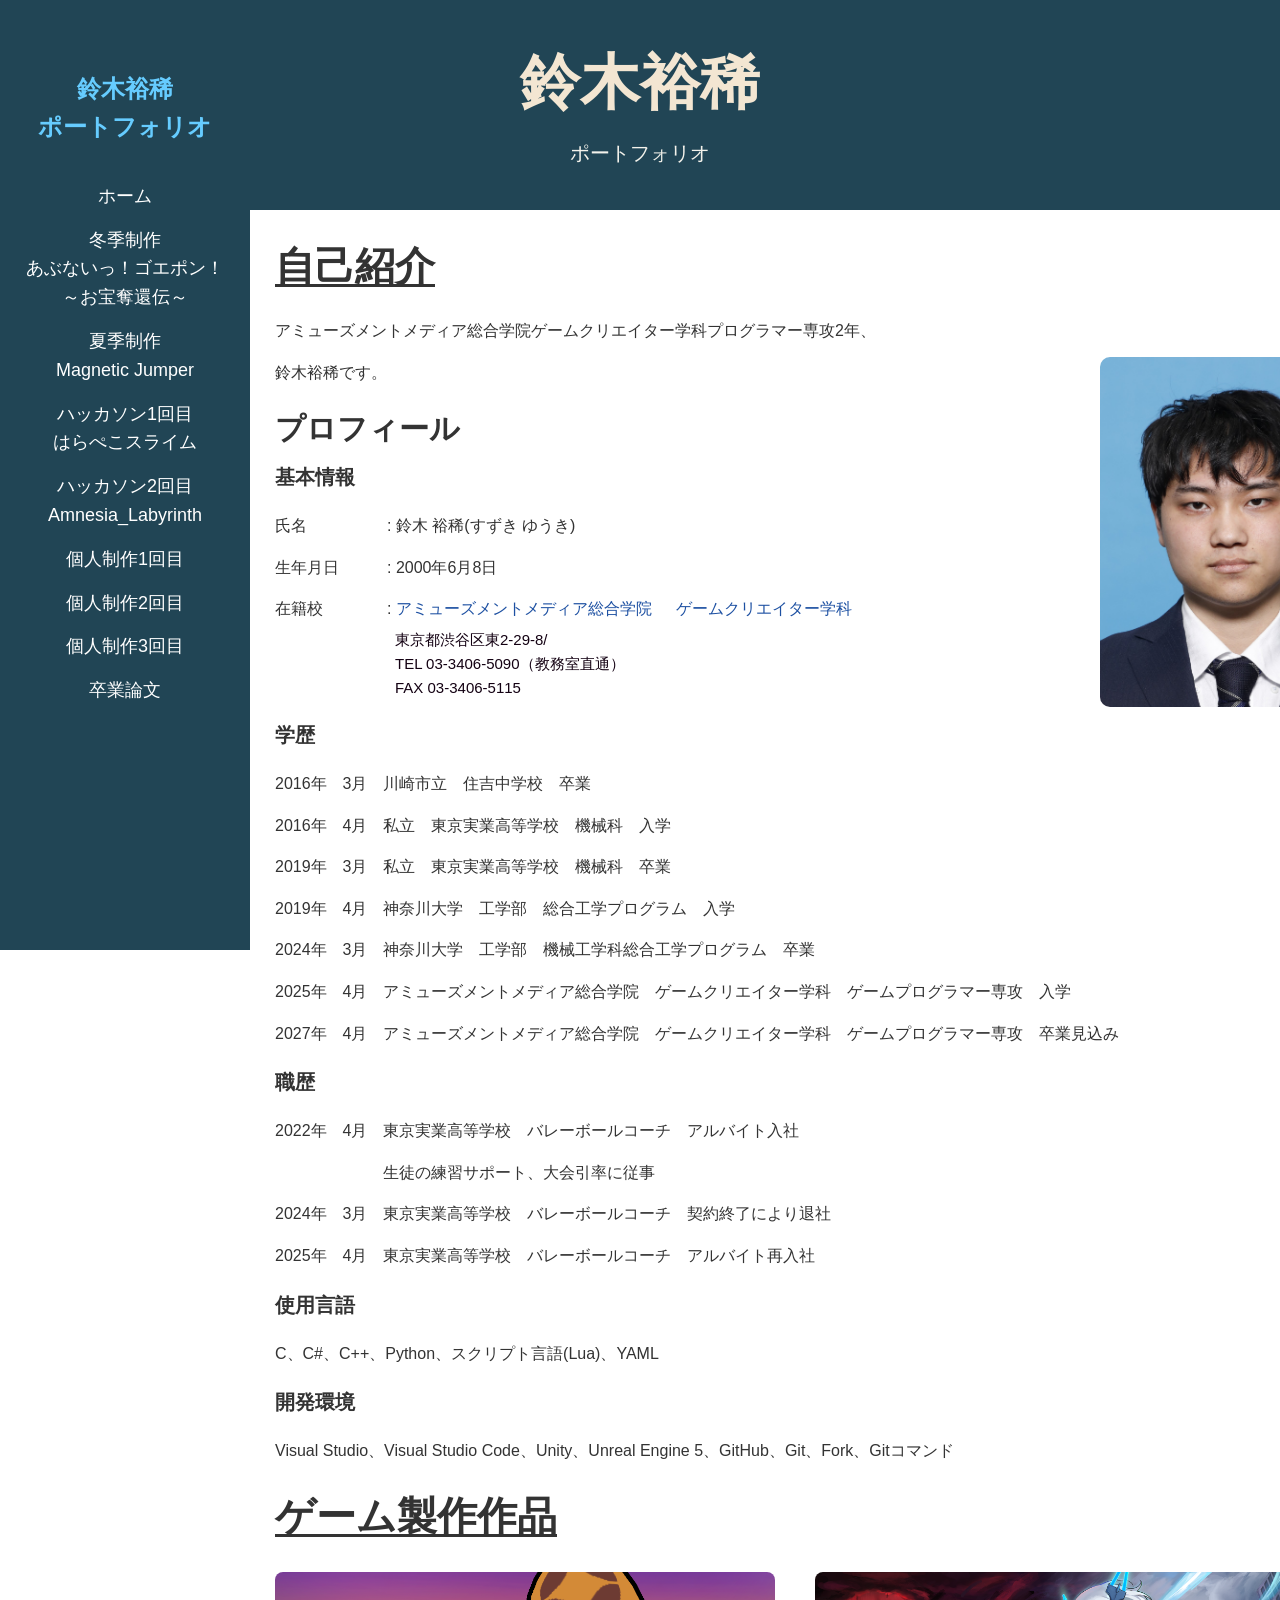
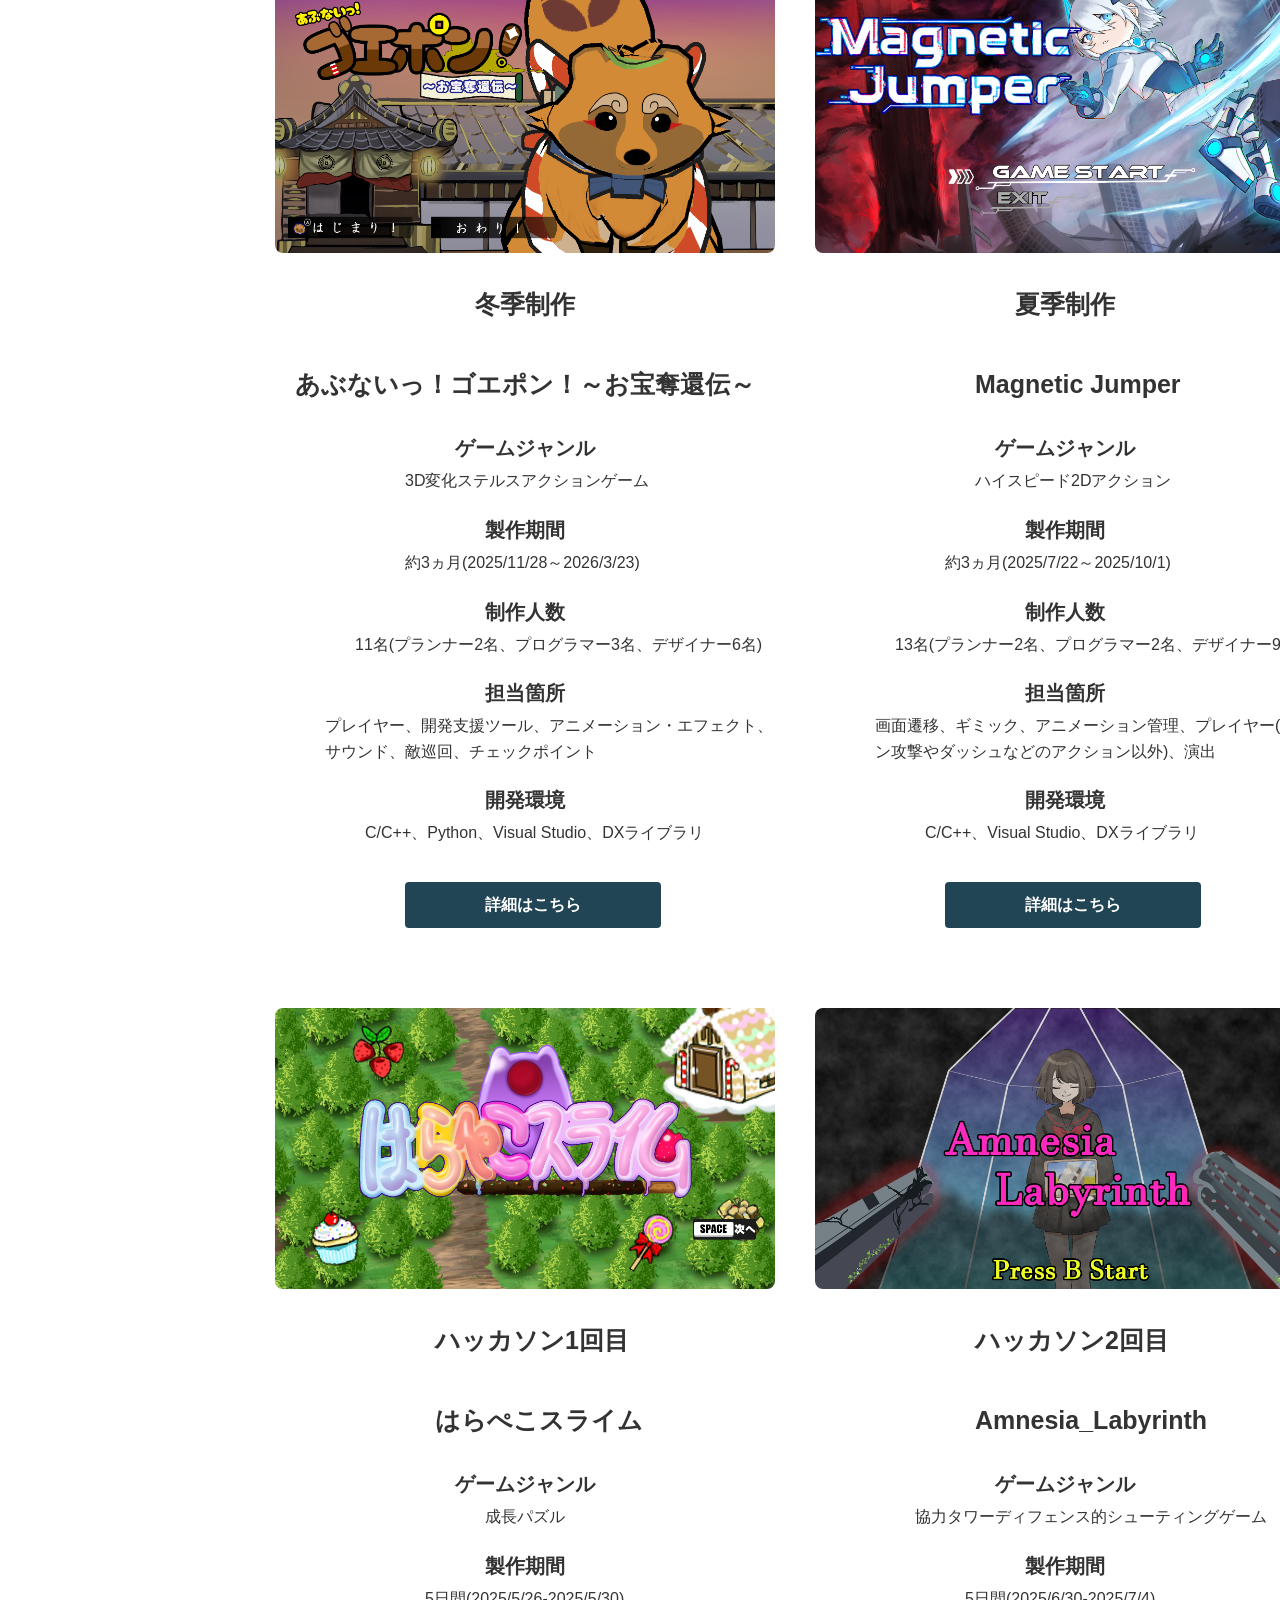
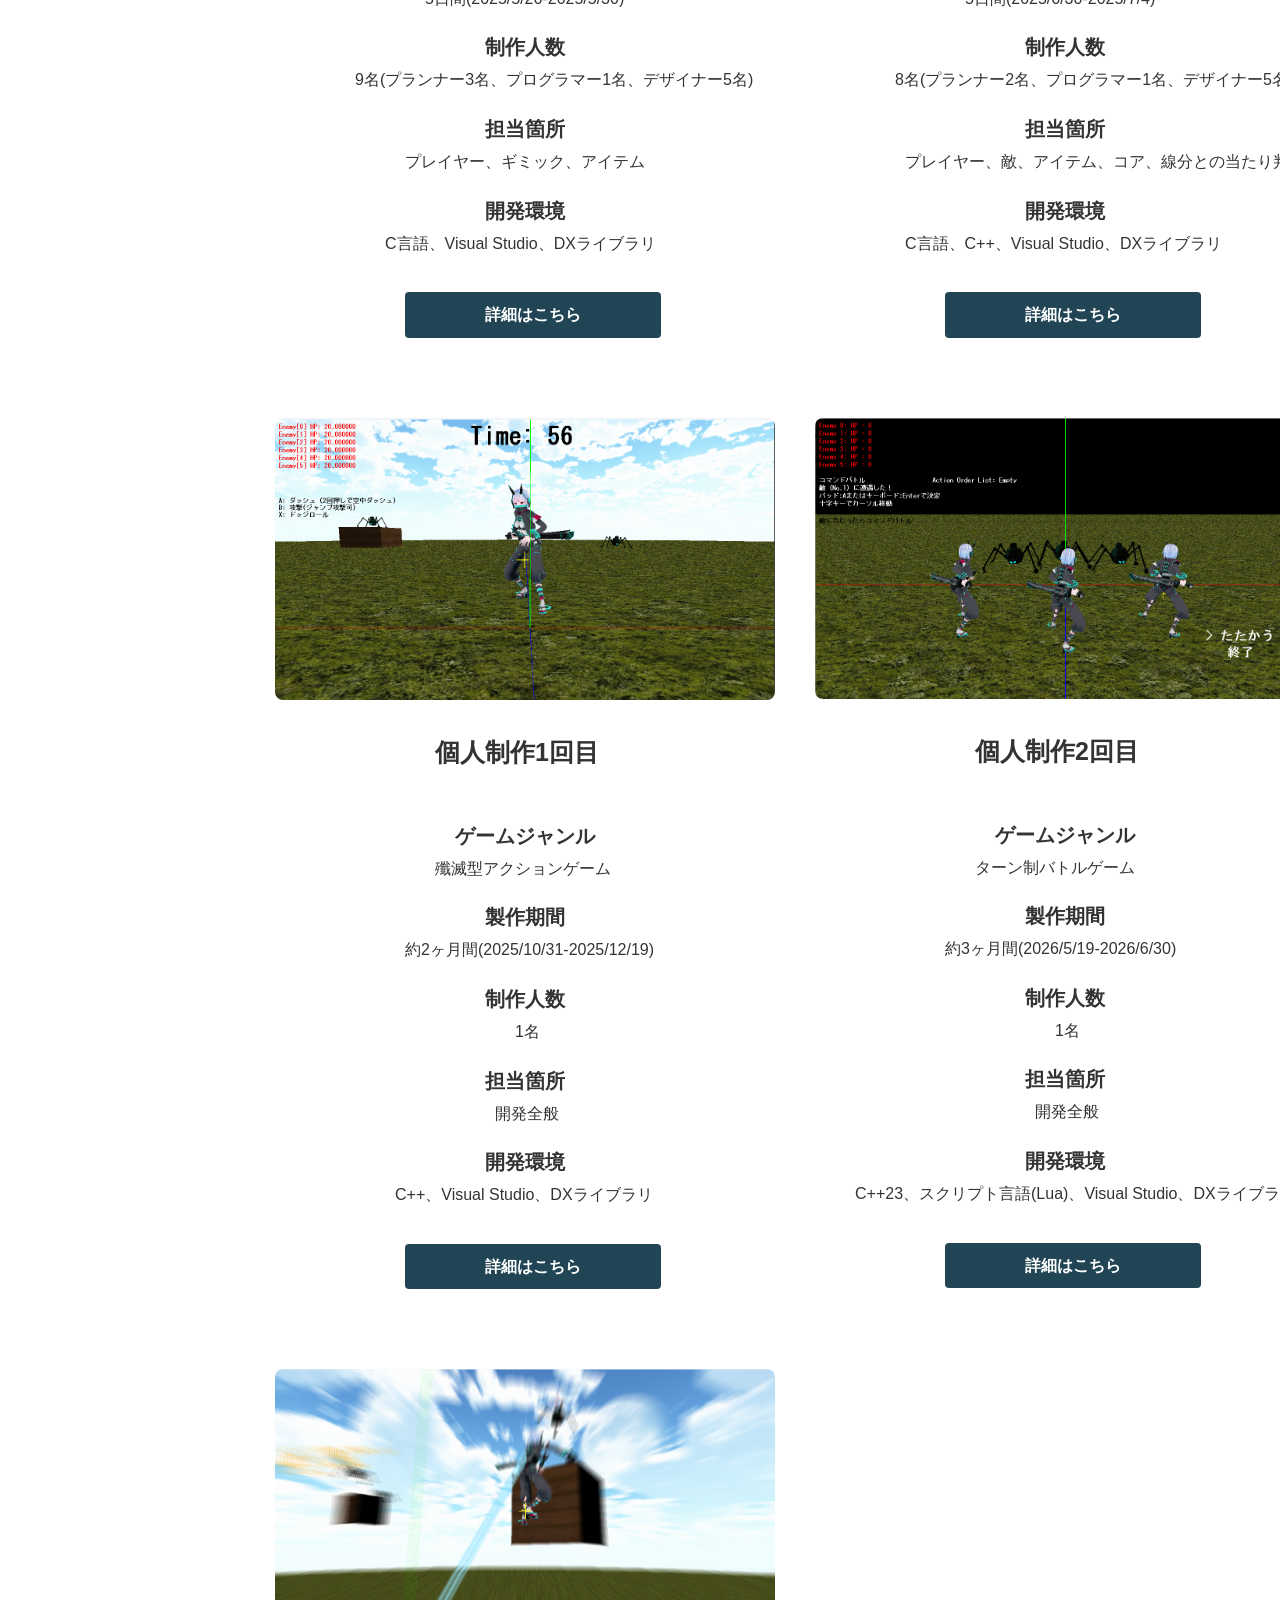
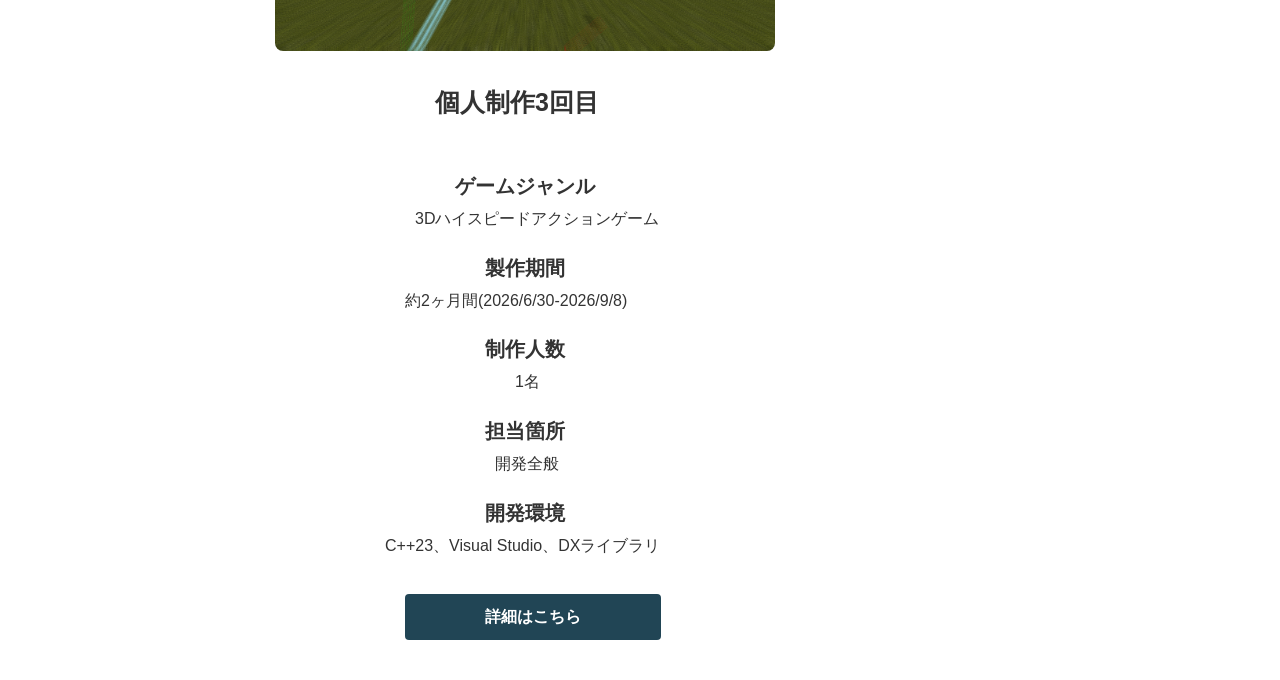
<file: index.html>
<!DOCTYPE html>
<html lang="ja">
<head>
    <meta charset="UTF-8">
    <title>鈴木裕稀</title>
    <meta name="keywords" content="ページのキーワードA,B,C">
    <meta name="description" content="ページの説明">
    <meta name="viewport" content="width=device-width, initial-scale=1.0">
    <link rel="stylesheet" href="index.css">
</head>
<body>
    <nav id="side-menu">
        <p class="side-header">鈴木裕稀<br>ポートフォリオ</p>
        <ul>
            <li><a href="index.html">ホーム</a></li>
            <li>
                <a href="goepon.html">
                    冬季制作
                    <br>
                    あぶないっ！ゴエポン！
                    <br>
                    ～お宝奪還伝～
                </a>
            </li>
            <li>
                <a href="magneticjumper.html">
                    夏季制作
                    <br>
                    Magnetic Jumper
                    <br />
                </a>
            </li>
            <li>
                <a href="harapeko.html">
                    ハッカソン1回目
                    <br>
                    はらぺこスライム
                    <br />
                </a>
            </li>
            <li>
                <a href="Amnesia_Labyrinth.html">
                    ハッカソン2回目
                    <br>
                    Amnesia_Labyrinth
                    <br />
                </a>
            </li>
            <li>
                <a href="kojin1.html">
                    個人制作1回目
                </a>
            </li>
            <li>
                <a href="kojin2.html">
                    個人制作2回目
                </a>
            </li>
            <li>
                <a href="kojin3.html">
                    個人制作3回目
                </a>
            </li>
            <li><a href="sotsuron.html">卒業論文</a></li>
        </ul>
    </nav>
    <div id="overlay"> </div>
    <div id="outer">
        <header>
            <button id="menu-btn">☰</button>
            <div id="header-container">
                <div id="head-inner">
                    <h1>鈴木裕稀</h1>
                    <p class="description">ポートフォリオ</p>
                </div>
            </div>
        </header>
        <div id="content-wrapper">
            <main>
                <div id="inner">
                    <h2>自己紹介</h2>
                    <p>アミューズメントメディア総合学院ゲームクリエイター学科プログラマー専攻2年、</p>
                    <p>鈴木裕稀です。</p>
                    <h3>プロフィール</h3>
                    <div class="profile-container">
                        <div class="profile-text">
                            <h4>基本情報</h4>

                            <p>氏名　　　　　: 鈴木 裕稀(すずき ゆうき)</p>
                            <p>生年月日　　　: 2000年6月8日</p>
                            <p>
                                在籍校　　　　:
                                <a class="school-link"
                                   href="https://www.amgakuin.co.jp/?gclid=Cj0KCQjwtrSLBhCLARIsACh6Rmj-QQGKJq-9UO4rbP_MuwDotyjBTmgKt4EFeL_fIiELfEnhLoS7EGAaAhITEALw_wcB"
                                   target="_blank">
                                    アミューズメントメディア総合学院
                                </a>
                                <a class="department-link"
                                   href="https://www.amgakuin.co.jp/course/game-director"
                                   target="_blank">
                                    ゲームクリエイター学科
                                </a>
                            </p>

                            <p class="school-address">
                                東京都渋谷区東2-29-8/<br>
                                TEL 03-3406-5090（教務室直通）<br>
                                FAX 03-3406-5115
                            </p>
                        </div>

                        <div class="profile-image">
                            <img src="res/images/Yuuki_Suzuki.jpeg" alt="プロフィール画像">
                        </div>
                    </div>
                    <h4>学歴</h4>
                    <p>2016年　3月　川崎市立　住吉中学校　卒業</p>
                    <p>2016年　4月　私立　東京実業高等学校　機械科　入学</p>
                    <p>2019年　3月　私立　東京実業高等学校　機械科　卒業</p>
                    <p>2019年　4月　神奈川大学　工学部　総合工学プログラム　入学</p>
                    <p>2024年　3月　神奈川大学　工学部　機械工学科総合工学プログラム　卒業</p>
                    <p>2025年　4月　アミューズメントメディア総合学院　ゲームクリエイター学科　ゲームプログラマー専攻　入学</p>
                    <p>2027年　4月　アミューズメントメディア総合学院　ゲームクリエイター学科　ゲームプログラマー専攻　卒業見込み</p>
                    <h4>職歴</h4>
                    <p>2022年　4月　東京実業高等学校　バレーボールコーチ　アルバイト入社</p>
                    <p class="indent">
                        生徒の練習サポート、大会引率に従事
                    </p>
                    <p>2024年　3月　東京実業高等学校　バレーボールコーチ　契約終了により退社</p>
                    <p>2025年　4月　東京実業高等学校　バレーボールコーチ　アルバイト再入社</p>

                    <h4>使用言語</h4>
                    <p>C、C#、C++、Python、スクリプト言語(Lua)、YAML</p>

                    <h4>開発環境</h4>
                    <p>Visual Studio、Visual Studio Code、Unity、Unreal Engine 5、GitHub、Git、Fork、Gitコマンド</p>

                    <h2 class="game-sakuhinn">ゲーム製作作品</h2>

                    <div class="game-list">
                        <div class="game-card">
                            <img src="res/images/GOEPON1.png" alt="ゴエポン">
                            <h5 class="game-title">
                                <span class="seisakujiki">冬季制作</span><br>
                                <span class="game-main-goepon">あぶないっ！ゴエポン！～お宝奪還伝～</span>
                            </h5>
                            <h4 class="janru">ゲームジャンル</h4>
                            <p class="janru-sub-goepon">3D変化ステルスアクションゲーム</p>
                            <h4 class="kikann">製作期間</h4>
                            <p class="kikann-sub">約3ヵ月(2025/11/28～2026/3/23)</p>
                            <h4 class="ninzu">制作人数</h4>
                            <p class="ninzu-sub">11名(プランナー2名、プログラマー3名、デザイナー6名)</p>
                            <h4 class="tantou">担当箇所</h4>
                            <p class="tantou-sub-goepon">プレイヤー、開発支援ツール、アニメーション・エフェクト、サウンド、敵巡回、チェックポイント</p>
                            <h4 class="kaihatu">開発環境</h4>
                            <p class="kaihatu-sub-goepon">C/C++、Python、Visual Studio、DXライブラリ</p>
                            <a href="goepon.html" class="detail-button-goepon">詳細はこちら</a>
                        </div>

                        <div class="game-card">
                            <img src="res/images/MAGNETICJUMPER1.jpg" alt="Magnetic">
                            <h5 class="game-title">
                                <span class="seisakujiki">夏季制作</span><br>
                                <span class="game-main-mag">Magnetic Jumper</span>
                            </h5>
                            <h4 class="janru">ゲームジャンル</h4>
                            <p class="janru-sub-mag">ハイスピード2Dアクション</p>
                            <h4 class="kikann">製作期間</h4>
                            <p class="kikann-sub">約3ヵ月(2025/7/22～2025/10/1)</p>
                            <h4 class="ninzu">制作人数</h4>
                            <p class="ninzu-sub">13名(プランナー2名、プログラマー2名、デザイナー9名)</p>
                            <h4 class="tantou">担当箇所</h4>
                            <p class="tantou-sub-mag">画面遷移、ギミック、アニメーション管理、プレイヤー(メイン攻撃やダッシュなどのアクション以外)、演出</p>
                            <h4 class="kaihatu">開発環境</h4>
                            <p class="kaihatu-sub-mag">C/C++、Visual Studio、DXライブラリ</p>
                            <a href="magneticjumper.html" class="detail-button-mag">詳細はこちら</a>
                        </div>

                        <div class="game-card">
                            <img src="res/images/HARAPEKOSURAIMU1.png" alt="はらぺこスライム">
                            <h5 class="game-title">
                                <span class="seisakujiki-harapeko">ハッカソン1回目</span><br>
                                <span class="game-main-harapeko">はらぺこスライム</span>
                            </h5>
                            <h4 class="janru">ゲームジャンル</h4>
                            <p class="janru-sub-harapeko">成長パズル</p>
                            <h4 class="kikann">製作期間</h4>
                            <p class="kikann-sub-hakkason">5日間(2025/5/26-2025/5/30)</p>
                            <h4 class="ninzu">制作人数</h4>
                            <p class="ninzu-sub">9名(プランナー3名、プログラマー1名、デザイナー5名)</p>
                            <h4 class="tantou">担当箇所</h4>
                            <p class="tantou-sub-harapeko">プレイヤー、ギミック、アイテム</p>
                            <h4 class="kaihatu">開発環境</h4>
                            <p class="kaihatu-sub-harapeko">C言語、Visual Studio、DXライブラリ</p>
                            <a href="harapeko.html" class="detail-button-harapeko">詳細はこちら</a>
                        </div>

                        <div class="game-card">
                            <img src="res/images/AMNESIA_LABYRINTH1.png" alt="Amnesia_Labyrinth">
                            <h5 class="game-title">
                                <span class="seisakujiki-amnesia">ハッカソン2回目</span><br>
                                <span class="game-main-amnesia">Amnesia_Labyrinth</span>
                            </h5>
                            <h4 class="janru">ゲームジャンル</h4>
                            <p class="janru-sub-amnesia">協力タワーディフェンス的シューティングゲーム</p>
                            <h4 class="kikann">製作期間</h4>
                            <p class="kikann-sub-hakkason">5日間(2025/6/30-2025/7/4)</p>
                            <h4 class="ninzu">制作人数</h4>
                            <p class="ninzu-sub">8名(プランナー2名、プログラマー1名、デザイナー5名)</p>
                            <h4 class="tantou">担当箇所</h4>
                            <p class="tantou-sub-amnesia">プレイヤー、敵、アイテム、コア、線分との当たり判定</p>
                            <h4 class="kaihatu">開発環境</h4>
                            <p class="kaihatu-sub-amnesia">C言語、C++、Visual Studio、DXライブラリ</p>
                            <a href="Amnesia_Labyrinth.html" class="detail-button-amnesia">詳細はこちら</a>
                        </div>

                        <div class="game-card">
                            <img src="res/images/個人制作1回目タイトル.png" alt="個人制作1回目">
                            <h5 class="game-title">
                                <span class="seisakujiki-kojin1">個人制作1回目</span><br>
                            </h5>
                            <h4 class="janru">ゲームジャンル</h4>
                            <p class="janru-sub-kojin1">殲滅型アクションゲーム</p>
                            <h4 class="kikann">製作期間</h4>
                            <p class="kikann-sub">約2ヶ月間(2025/10/31-2025/12/19)</p>
                            <h4 class="ninzu">制作人数</h4>
                            <p class="ninzu-sub-kojin">1名</p>
                            <h4 class="tantou">担当箇所</h4>
                            <p class="tantou-sub-kojin">開発全般</p>
                            <h4 class="kaihatu">開発環境</h4>
                            <p class="kaihatu-sub-kojin1">C++、Visual Studio、DXライブラリ</p>
                            <a href="kojin1.html" class="detail-button-kojin">詳細はこちら</a>
                        </div>

                        <div class="game-card">
                            <img src="res/images/個人制作2回目タイトル.png" alt="個人制作2回目">
                            <h5 class="game-title">
                                <span class="seisakujiki-kojin1">個人制作2回目</span><br>
                            </h5>
                            <h4 class="janru">ゲームジャンル</h4>
                            <p class="janru-sub-kojin2">ターン制バトルゲーム</p>
                            <h4 class="kikann">製作期間</h4>
                            <p class="kikann-sub">約3ヶ月間(2026/5/19-2026/6/30)</p>
                            <h4 class="ninzu">制作人数</h4>
                            <p class="ninzu-sub-kojin">1名</p>
                            <h4 class="tantou">担当箇所</h4>
                            <p class="tantou-sub-kojin">開発全般</p>
                            <h4 class="kaihatu">開発環境</h4>
                            <p class="kaihatu-sub-kojin2">C++23、スクリプト言語(Lua)、Visual Studio、DXライブラリ</p>
                            <a href="kojin2.html" class="detail-button-kojin">詳細はこちら</a>
                        </div>

                        <div class="game-card">
                            <img src="res/images/個人制作3回目タイトル.png" alt="個人制作3回目">
                            <h5 class="game-title">
                                <span class="seisakujiki-kojin1">個人制作3回目</span><br>
                            </h5>
                            <h4 class="janru">ゲームジャンル</h4>
                            <p class="janru-sub-kojin3">3Dハイスピードアクションゲーム</p>
                            <h4 class="kikann">製作期間</h4>
                            <p class="kikann-sub">約2ヶ月間(2026/6/30-2026/9/8)</p>
                            <h4 class="ninzu">制作人数</h4>
                            <p class="ninzu-sub-kojin">1名</p>
                            <h4 class="tantou">担当箇所</h4>
                            <p class="tantou-sub-kojin">開発全般</p>
                            <h4 class="kaihatu">開発環境</h4>
                            <p class="kaihatu-sub-kojin3">C++23、Visual Studio、DXライブラリ</p>
                            <a href="kojin3.html" class="detail-button-kojin">詳細はこちら</a>
                        </div>
                    </div>
                </div>
            </main>
        </div>
    </div>
    <script>
        menu = document.getElementById("side-menu");// サイドメニュー
        button = document.getElementById("menu-btn");// メニューボタン
        overlay = document.getElementById("overlay");// 背景を暗くする

        // メニューボタンをクリックしたときの処理
        button.addEventListener("click", () => {
        // サイドメニューの表示・非表示を切り替える
        menu.classList.toggle("open");
        // 背景を暗くかどうかを切り替える
        overlay.classList.toggle("show");

        // メニューボタンの表示を切り替える
        if(menu.classList.contains("open")) {
        // サイドメニューが表示されている場合は「✕」にする
        button.textContent = "✕";
        } 
        else {
        // サイドメニューが非表示の場合は「☰」にする
        button.textContent = "☰";
        }
        });

        // 背景を暗くする部分をクリックしたときの処理
        overlay.addEventListener("click", () => {
        // サイドメニューを非表示にする
            menu.classList.remove("open");
        // 背景を暗くする部分を非表示にする
            overlay.classList.remove("show");
        // メニューボタンの表示を「☰」にする
            button.textContent = "☰";
        });
    </script>
</body>

</html>
</file>
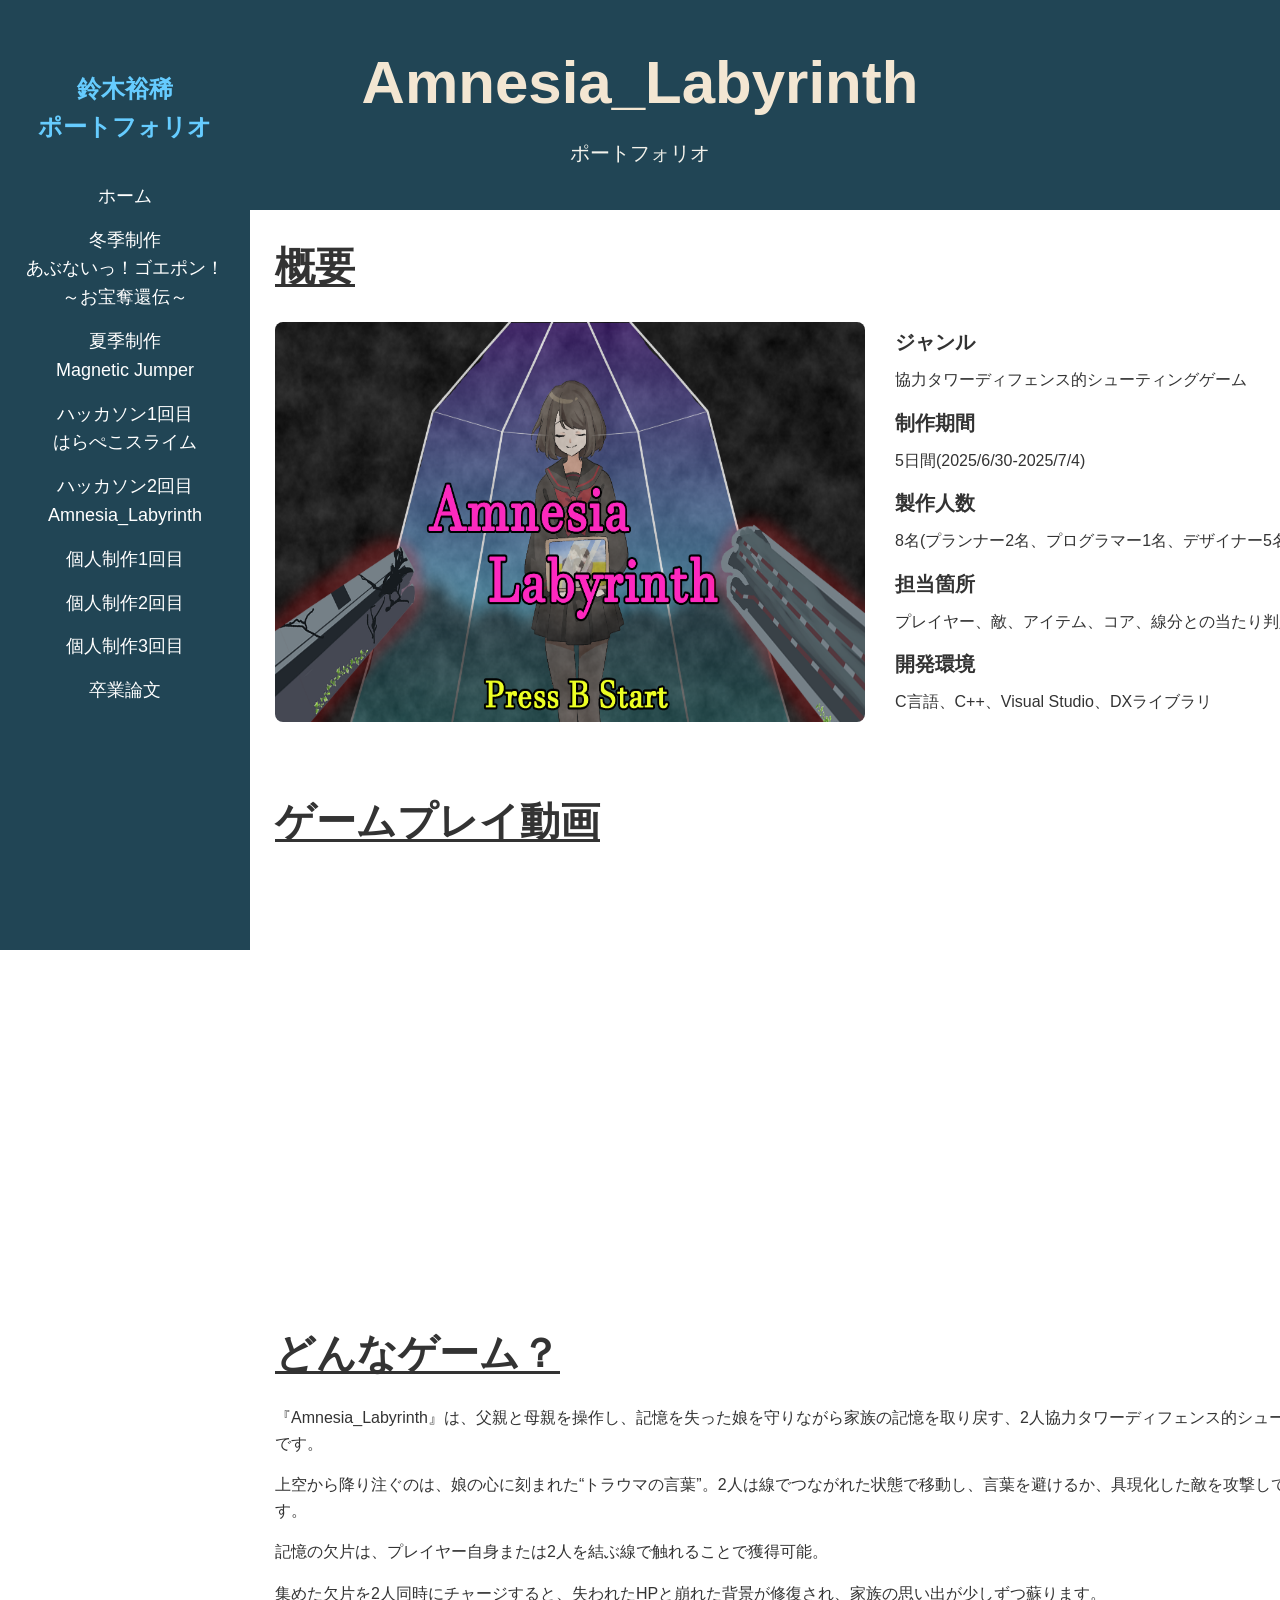
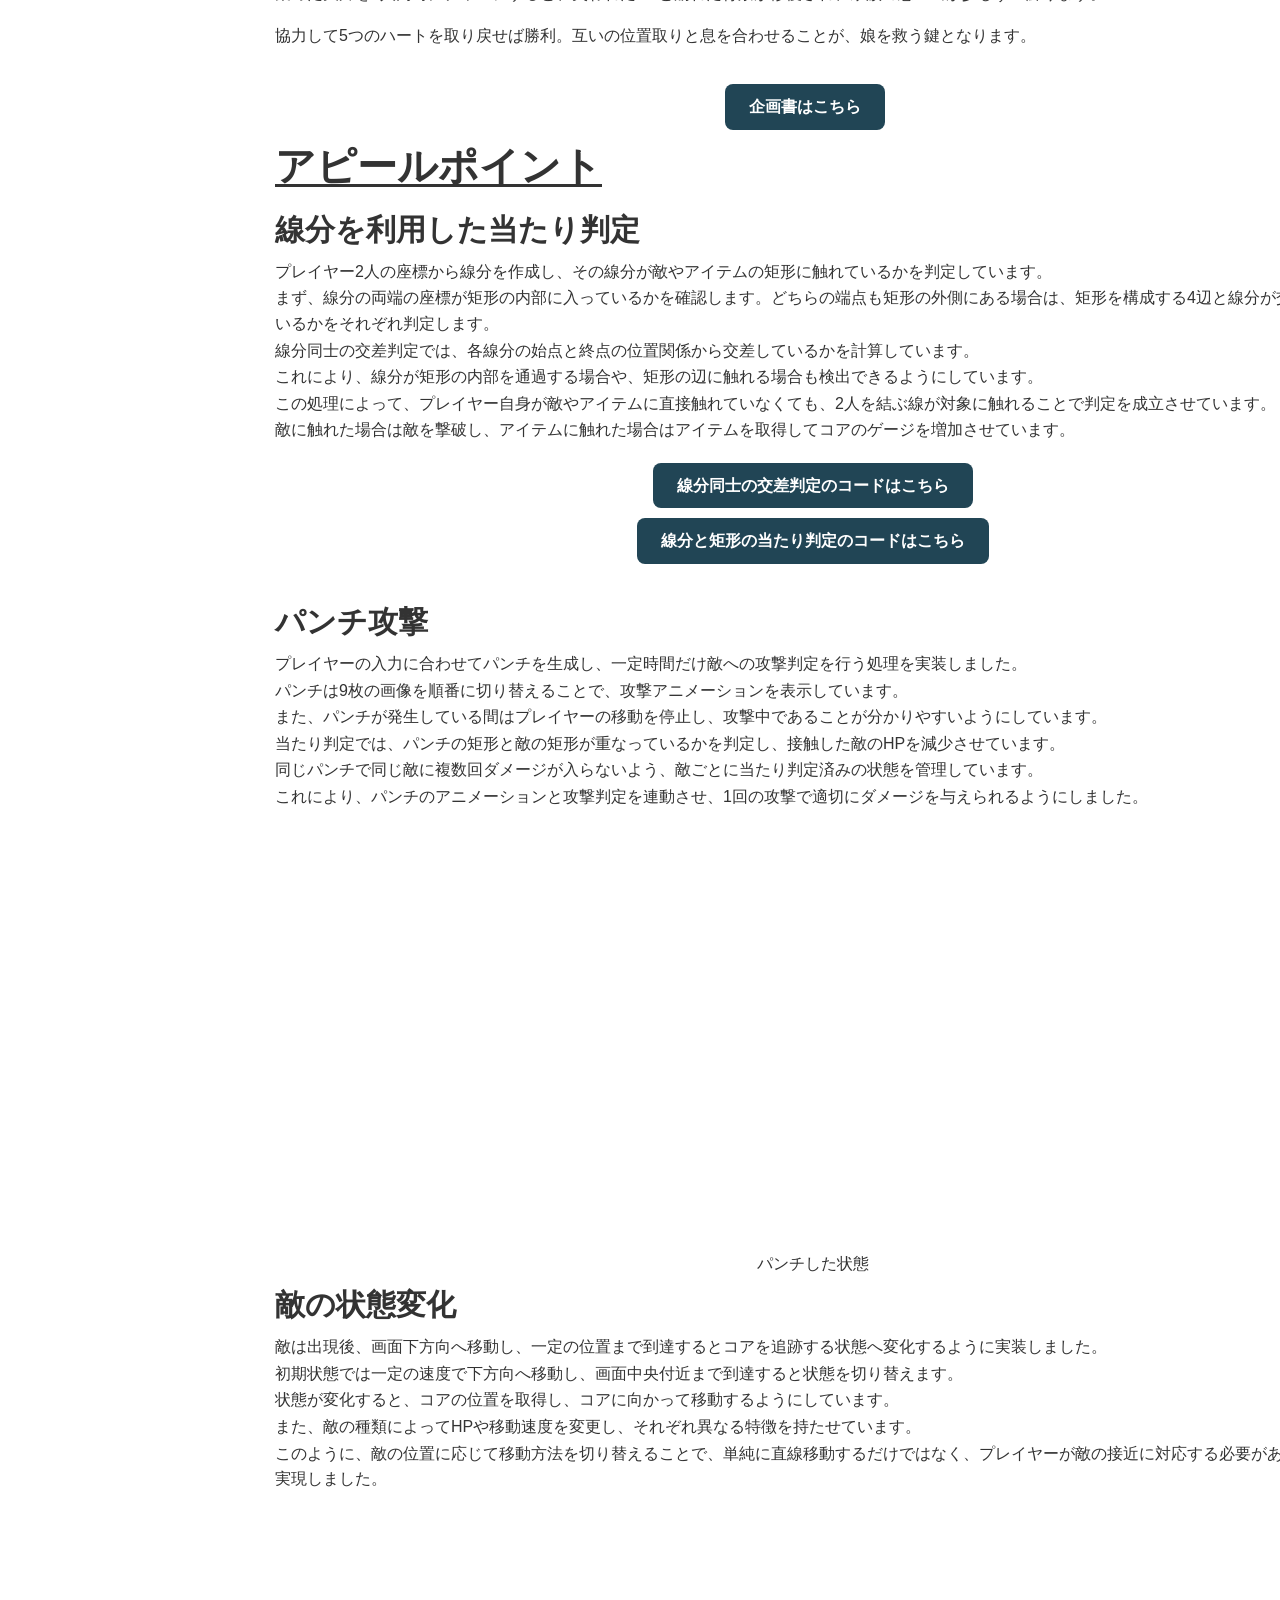
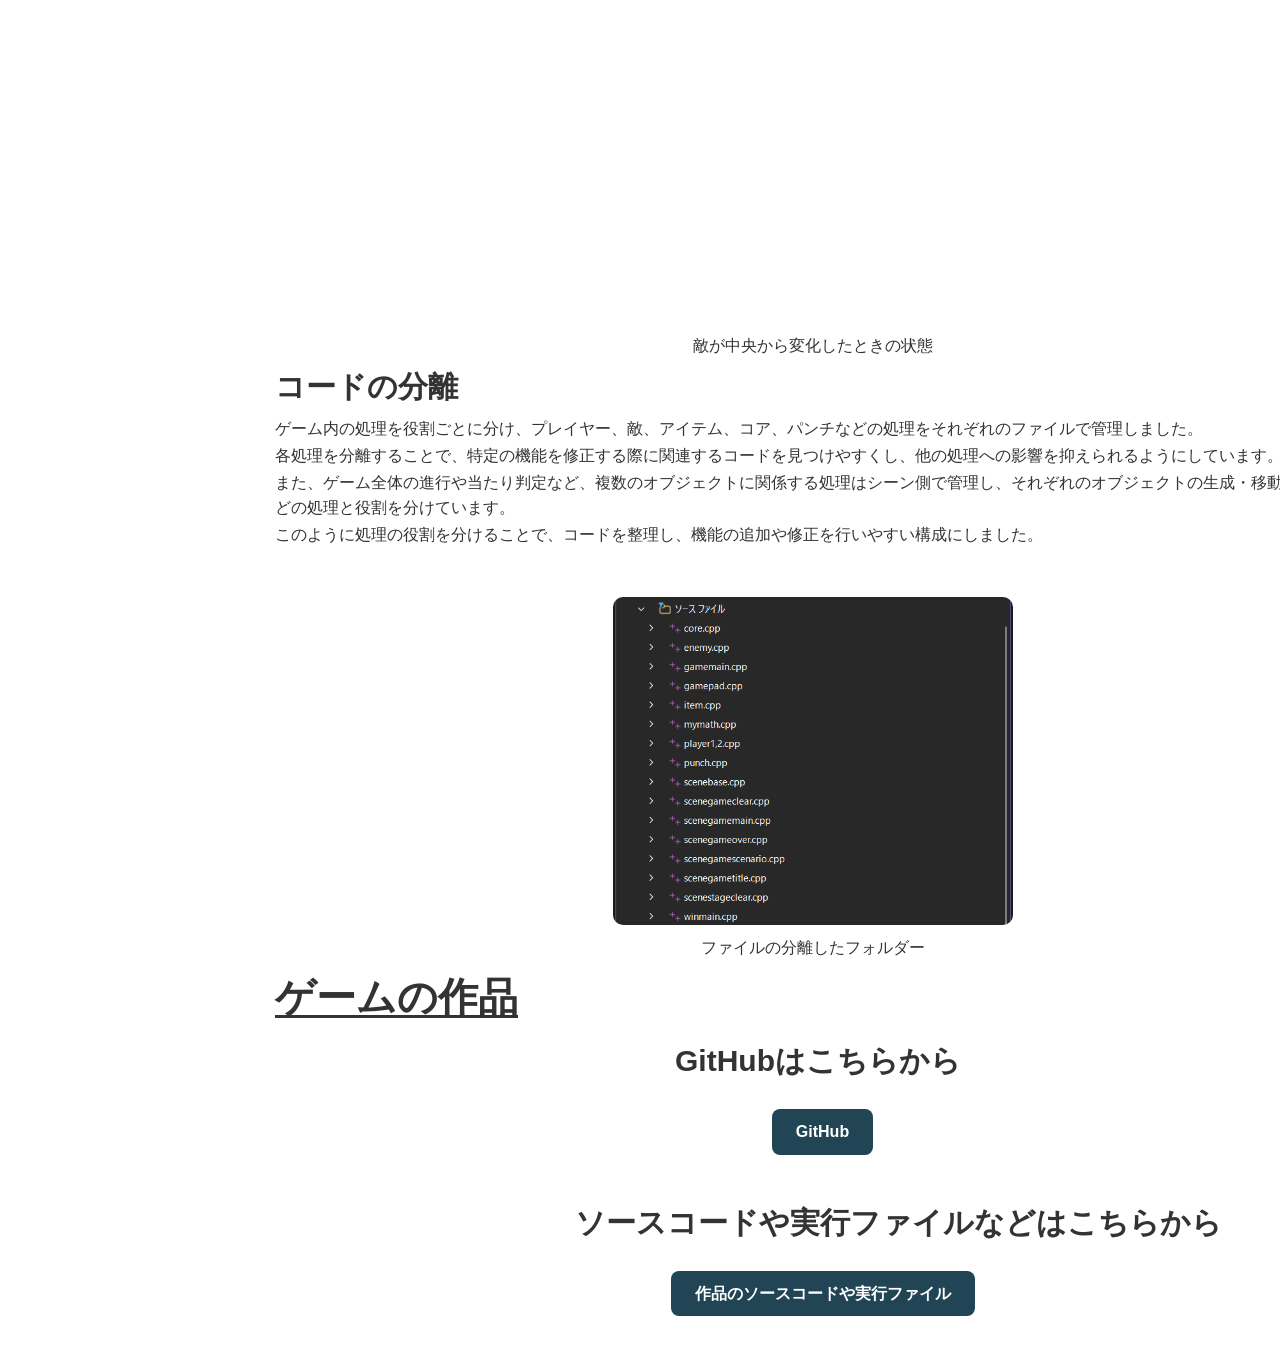
<file: Amnesia_Labyrinth.html>
<!DOCTYPE html>
<html lang="ja">
<head>
    <meta charset="UTF-8">
    <title>Amnesia_Labyrinth</title>
    <meta name="keywords" content="ページのキーワードA,B,C">
    <meta name="description" content="Amnesia_Labyrinthのポートフォリオ">
    <meta name="viewport" content="width=device-width, initial-scale=1.0">
    <link rel="stylesheet" href="Amnesia_Labyrinth.css">
</head>
<body>

    <nav id="side-menu">
        <p class="side-header">鈴木裕稀<br>ポートフォリオ</p>
        <ul>
            <li><a href="index.html">ホーム</a></li>
            <li>
                <a href="goepon.html">
                    冬季制作
                    <br>
                    あぶないっ！ゴエポン！
                    <br>
                    ～お宝奪還伝～
                </a>
            </li>
            <li>
                <a href="magneticjumper.html">
                    夏季制作
                    <br>
                    Magnetic Jumper
                    <br />
                </a>
            </li>
            <li>
                <a href="harapeko.html">
                    ハッカソン1回目
                    <br>
                    はらぺこスライム
                    <br />
                </a>
            </li>
            <li>
                <a href="Amnesia_Labyrinth.html">
                    ハッカソン2回目
                    <br>
                    Amnesia_Labyrinth
                    <br />
                </a>
            </li>
            <li>
                <a href="kojin1.html">
                    個人制作1回目
                </a>
            </li>
            <li>
                <a href="kojin2.html">
                    個人制作2回目
                </a>
            </li>
            <li>
                <a href="kojin3.html">
                    個人制作3回目
                </a>
            </li>
            <li><a href="sotsuron.html">卒業論文</a></li>
        </ul>
    </nav>
    <div id="overlay"> </div>
    <div id="outer">
        <header>
            <button id="menu-btn">☰</button>
            <div id="header-container">
                <div id="head-inner">
                    <h1>Amnesia_Labyrinth</h1>
                    <p class="description">ポートフォリオ</p>
                </div>
            </div>
        </header>
        <div id="content-wrapper">
            <main>
                <div id="inner">
                    <h2>概要</h2>
                    <div class="overview-box">
                        <img src="res/images/AMNESIA_LABYRINTH1.png" alt="Amnesia_Labyrinthのゲーム内">

                        <div class="overview-text">
                            <h4>ジャンル</h4>
                            <p>協力タワーディフェンス的シューティングゲーム</p>
                            <h4>制作期間</h4>
                            <p>5日間(2025/6/30-2025/7/4)</p>
                            <h4>製作人数</h4>
                            <p>8名(プランナー2名、プログラマー1名、デザイナー5名)</p>
                            <h4>担当箇所</h4>
                            <p>プレイヤー、敵、アイテム、コア、線分との当たり判定</p>
                            <h4>開発環境</h4>
                            <p>C言語、C++、Visual Studio、DXライブラリ</p>
                        </div>
                    </div>

                    <h2 class="playmovie">ゲームプレイ動画</h2>
                    <iframe class="Amnesia_Labyrinth-video"
                            src="https://drive.google.com/file/d/1VTRUZx1Z7u3er9lUhkALzU9LvR90cIvz/preview">
                    </iframe>

                    <h2 class="donnagame">どんなゲーム？</h2>
                    <p>『Amnesia_Labyrinth』は、父親と母親を操作し、記憶を失った娘を守りながら家族の記憶を取り戻す、2人協力タワーディフェンス的シューティングです。</p>
                    <p>上空から降り注ぐのは、娘の心に刻まれた“トラウマの言葉”。2人は線でつながれた状態で移動し、言葉を避けるか、具現化した敵を攻撃して退けます。</p>
                    <p>記憶の欠片は、プレイヤー自身または2人を結ぶ線で触れることで獲得可能。</p>
                    <p>集めた欠片を2人同時にチャージすると、失われたHPと崩れた背景が修復され、家族の思い出が少しずつ蘇ります。</p>
                    <p>協力して5つのハートを取り戻せば勝利。互いの位置取りと息を合わせることが、娘を救う鍵となります。</p>

                    <a class="kikakusyo" href="https://drive.google.com/file/d/1qEVIM4e1Gkt-kF4lOYPyFjmrDoGbX3aK/view?usp=drive_link" target="_blank">企画書はこちら</a>

                    <h2>アピールポイント</h2>

                    <h3>線分を利用した当たり判定</h3>
                    <div class="apile-text">
                        <p>プレイヤー2人の座標から線分を作成し、その線分が敵やアイテムの矩形に触れているかを判定しています。</p>
                        <p>まず、線分の両端の座標が矩形の内部に入っているかを確認します。どちらの端点も矩形の外側にある場合は、矩形を構成する4辺と線分が交差しているかをそれぞれ判定します。</p>
                        <p>線分同士の交差判定では、各線分の始点と終点の位置関係から交差しているかを計算しています。</p>
                        <p>これにより、線分が矩形の内部を通過する場合や、矩形の辺に触れる場合も検出できるようにしています。</p>
                        <p>この処理によって、プレイヤー自身が敵やアイテムに直接触れていなくても、2人を結ぶ線が対象に触れることで判定を成立させています。</p>
                        <p>敵に触れた場合は敵を撃破し、アイテムに触れた場合はアイテムを取得してコアのゲージを増加させています。</p>

                        <div class="github-code-links">
                            <a class="github-code-link"
                               href="https://github.com/Suzuki0007/Amnesia_Labyrinth/blob/main/Amnesia_labyrinth/souce/scenegamemain.cpp#L240-L256"
                               target="_blank">
                               線分同士の交差判定のコードはこちら
                            </a>
                            <a class="github-code-link"
                               href="https://github.com/Suzuki0007/Amnesia_Labyrinth/blob/main/Amnesia_labyrinth/souce/scenegamemain.cpp#L258-L284"
                               target="_blank">
                               線分と矩形の当たり判定のコードはこちら
                            </a>
                        </div>
                    </div>

                    <h3>パンチ攻撃</h3>
                    <div class="apile-text">
                        <p>プレイヤーの入力に合わせてパンチを生成し、一定時間だけ敵への攻撃判定を行う処理を実装しました。</p>
                        <p>パンチは9枚の画像を順番に切り替えることで、攻撃アニメーションを表示しています。</p>
                        <p>また、パンチが発生している間はプレイヤーの移動を停止し、攻撃中であることが分かりやすいようにしています。 </p>
                        <p>当たり判定では、パンチの矩形と敵の矩形が重なっているかを判定し、接触した敵のHPを減少させています。</p>
                        <p>同じパンチで同じ敵に複数回ダメージが入らないよう、敵ごとに当たり判定済みの状態を管理しています。</p>
                        <p>これにより、パンチのアニメーションと攻撃判定を連動させ、1回の攻撃で適切にダメージを与えられるようにしました。</p>

                        <div class="panch-movie">
                            <iframe src="https://drive.google.com/file/d/1MRPdyjqLLDNCRdB41eDsfbjhZGiu05UM/preview"></iframe>
                            <p>パンチした状態</p>
                        </div>
                    </div>

                    <h3>敵の状態変化</h3>
                    <div class="apile-text">
                        <p>敵は出現後、画面下方向へ移動し、一定の位置まで到達するとコアを追跡する状態へ変化するように実装しました。</p>
                        <p>初期状態では一定の速度で下方向へ移動し、画面中央付近まで到達すると状態を切り替えます。</p>
                        <p>状態が変化すると、コアの位置を取得し、コアに向かって移動するようにしています。</p>
                        <p>また、敵の種類によってHPや移動速度を変更し、それぞれ異なる特徴を持たせています。</p>
                        <p>このように、敵の位置に応じて移動方法を切り替えることで、単純に直線移動するだけではなく、プレイヤーが敵の接近に対応する必要がある動きを実現しました。</p>

                        <div class="enemy-movie">
                            <iframe src="https://drive.google.com/file/d/1ZNmAdzPWYxYTMGvKtj6kNaIb1-3X9Ko3/preview"></iframe>
                            <p>敵が中央から変化したときの状態</p>
                        </div>
                    </div>

                    <h3>コードの分離</h3>
                    <div class="apile-text">
                        <p>ゲーム内の処理を役割ごとに分け、プレイヤー、敵、アイテム、コア、パンチなどの処理をそれぞれのファイルで管理しました。</p>
                        <p>各処理を分離することで、特定の機能を修正する際に関連するコードを見つけやすくし、他の処理への影響を抑えられるようにしています。</p>
                        <p>また、ゲーム全体の進行や当たり判定など、複数のオブジェクトに関係する処理はシーン側で管理し、それぞれのオブジェクトの生成・移動・描画などの処理と役割を分けています。</p>
                        <p>このように処理の役割を分けることで、コードを整理し、機能の追加や修正を行いやすい構成にしました。</p>

                        <div class="file-image-item">
                            <img src="res/images/ファイル分け.png" alt="ファイル分け">
                            <p>ファイルの分離したフォルダー</p>
                        </div>

                    </div>

                    <h2>ゲームの作品</h2>
                    <h3 class="github-title">GitHubはこちらから</h3>

                    <div class="github-box">
                        <a href="https://github.com/Suzuki0007/Amnesia_Labyrinth" target="_blank">
                            GitHub
                        </a>
                    </div>

                    <h3 class="sakuhin">ソースコードや実行ファイルなどはこちらから</h3>

                    <div class="sorce">
                        <a href="https://drive.google.com/file/d/1wrV7PwY7x1p0G5-wGBRg22MUIukaXIK4/preview" target="_blank">
                            作品のソースコードや実行ファイル
                        </a>
                    </div>

                </div>
            </main>
        </div>
    </div>
    <script>
        menu = document.getElementById("side-menu");// サイドメニュー
        button = document.getElementById("menu-btn");// メニューボタン
        overlay = document.getElementById("overlay");// 背景を暗くする

        // メニューボタンをクリックしたときの処理
        button.addEventListener("click", () => {
        // サイドメニューの表示・非表示を切り替える
        menu.classList.toggle("open");
        // 背景を暗くかどうかを切り替える
        overlay.classList.toggle("show");

        // メニューボタンの表示を切り替える
        if(menu.classList.contains("open")) {
        // サイドメニューが表示されている場合は「✕」にする
        button.textContent = "✕";
        }
        else {
        // サイドメニューが非表示の場合は「☰」にする
        button.textContent = "☰";
        }
        });


    </script>
</body>

</html>
</file>
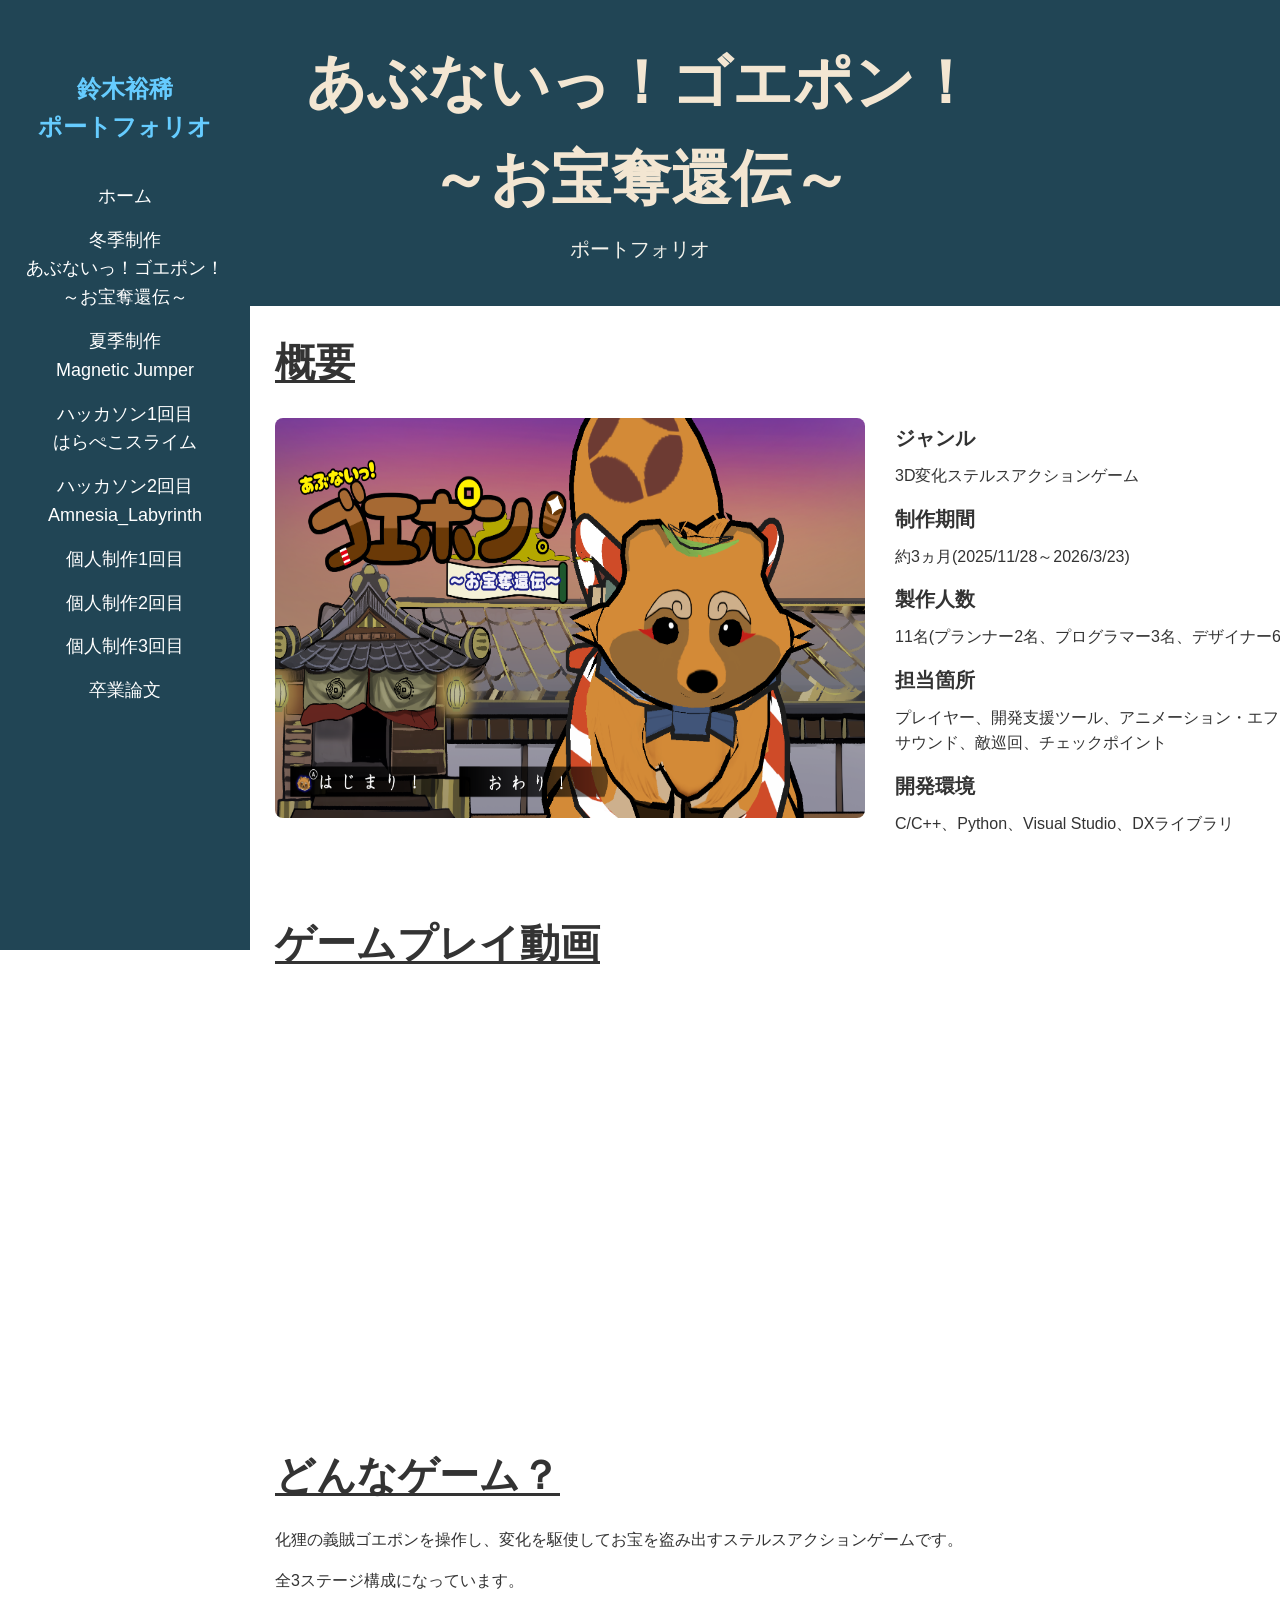
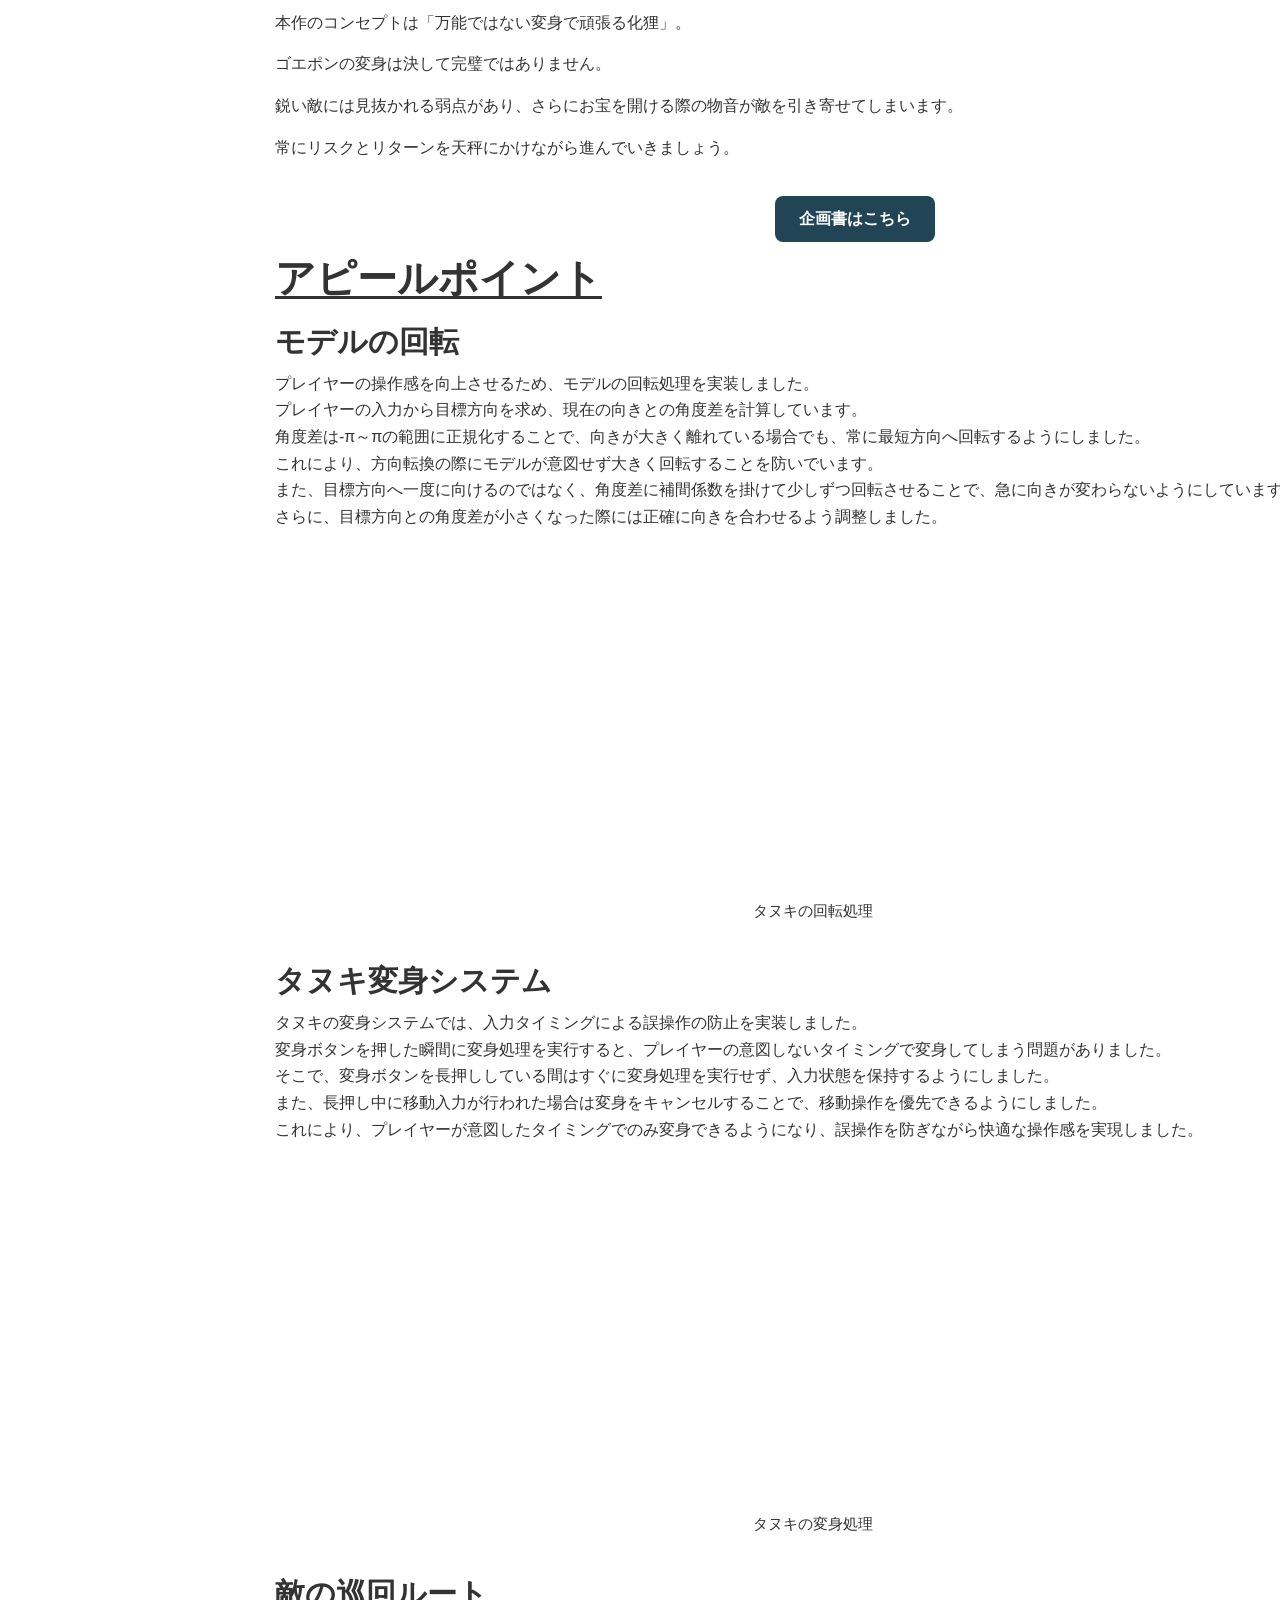
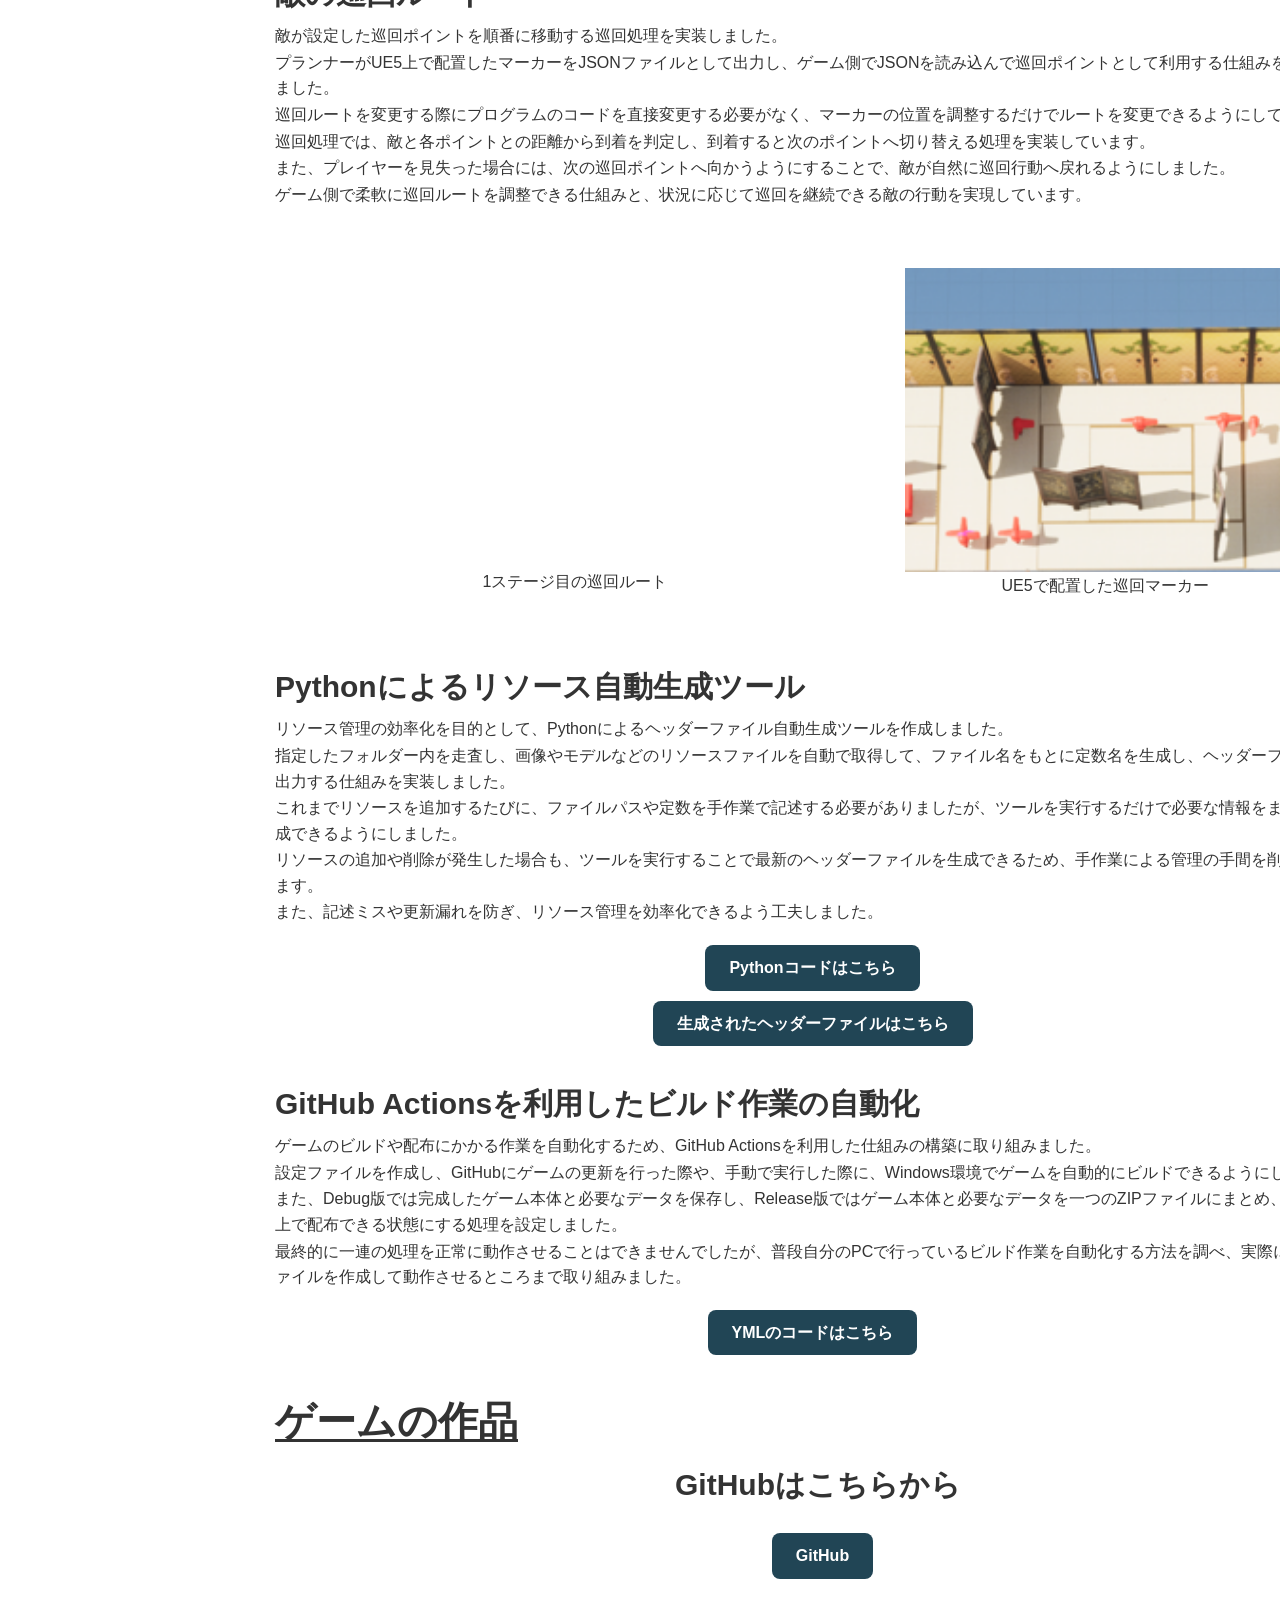
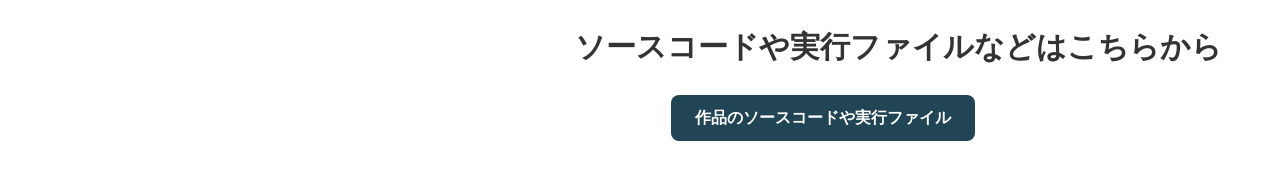
<file: goepon.html>
<!DOCTYPE html>
<html lang="ja">
<head>
    <meta charset="UTF-8">
    <title>ゴエポン</title>
    <meta name="keywords" content="ページのキーワードA,B,C">
    <meta name="description" content="ページの説明">
    <meta name="viewport" content="width=device-width, initial-scale=1.0">
    <link rel="stylesheet" href="goepon.css">
</head>
<body>

    <nav id="side-menu">
        <p class="side-header">鈴木裕稀<br>ポートフォリオ</p>
        <ul>
            <li><a href="index.html">ホーム</a></li>
            <li>
                <a href="goepon.html">
                    冬季制作
                    <br>
                    あぶないっ！ゴエポン！
                    <br>
                    ～お宝奪還伝～
                </a>
            </li>
            <li>
                <a href="magneticjumper.html">
                    夏季制作
                    <br>
                    Magnetic Jumper
                    <br />
                </a>
            </li>
            <li>
                <a href="harapeko.html">
                    ハッカソン1回目
                    <br>
                    はらぺこスライム
                    <br />
                </a>
            </li>
            <li>
                <a href="Amnesia_Labyrinth.html">
                    ハッカソン2回目
                    <br>
                    Amnesia_Labyrinth
                    <br />
                </a>
            </li>
            <li>
                <a href="kojin1.html">
                    個人制作1回目
                </a>
            </li>
            <li>
                <a href="kojin2.html">
                    個人制作2回目
                </a>
            </li>
            <li>
                <a href="kojin3.html">
                    個人制作3回目
                </a>
            </li>
            <li><a href="sotsuron.html">卒業論文</a></li>
        </ul>
    </nav>
    <div id="overlay"> </div>
    <div id="outer">
        <header>
            <button id="menu-btn">☰</button>
            <div id="header-container">
                <div id="head-inner">
                    <h1>あぶないっ！ゴエポン！～お宝奪還伝～</h1>
                    <p class="description">ポートフォリオ</p>
                </div>
            </div>
        </header>
        <div id="content-wrapper">
            <main>
                <div id="inner">
                    <h2>概要</h2>
                    <div class="overview-box">
                        <img src="res/images/GOEPON1.png" alt="ゴエポンのゲーム内">

                        <div class="overview-text">
                            <h4>ジャンル</h4>
                            <p>3D変化ステルスアクションゲーム</p>
                            <h4>制作期間</h4>
                            <p>約3ヵ月(2025/11/28～2026/3/23)</p>
                            <h4>製作人数</h4>
                            <p>11名(プランナー2名、プログラマー3名、デザイナー6名)</p>
                            <h4>担当箇所</h4>
                            <p>プレイヤー、開発支援ツール、アニメーション・エフェクト、サウンド、敵巡回、チェックポイント</p>
                            <h4>開発環境</h4>
                            <p>C/C++、Python、Visual Studio、DXライブラリ</p>
                        </div>
                    </div>

                    <h2 class="playmovie">ゲームプレイ動画</h2>
                    <iframe class="goepon-video"
                            src="https://drive.google.com/file/d/1EhVN0J9rIxJtmIoKmJXfgE9ZY6BI40Pe/preview">
                    </iframe>

                    <h2 class="donnagame">どんなゲーム？</h2>
                    <p>化狸の義賊ゴエポンを操作し、変化を駆使してお宝を盗み出すステルスアクションゲームです。</p>
                    <p>全3ステージ構成になっています。</p>
                    <p>本作のコンセプトは「万能ではない変身で頑張る化狸」。</p>
                    <p>ゴエポンの変身は決して完璧ではありません。</p>
                    <p>鋭い敵には見抜かれる弱点があり、さらにお宝を開ける際の物音が敵を引き寄せてしまいます。</p>
                    <p>常にリスクとリターンを天秤にかけながら進んでいきましょう。</p>
                    <a class="kikakusyo" href="https://drive.google.com/file/d/1LKPCTVbTKwhBHanOkMVKZw1gudJ128TX/view?usp=drive_link" target="_blank">企画書はこちら</a>

                    <h2>アピールポイント</h2>

                    <h3>モデルの回転</h3>
                    <div class="apile-text">
                        <p>プレイヤーの操作感を向上させるため、モデルの回転処理を実装しました。</p>
                        <p>プレイヤーの入力から目標方向を求め、現在の向きとの角度差を計算しています。</p>
                        <p>角度差は-π～πの範囲に正規化することで、向きが大きく離れている場合でも、常に最短方向へ回転するようにしました。</p>
                        <p>これにより、方向転換の際にモデルが意図せず大きく回転することを防いでいます。</p>
                        <p>また、目標方向へ一度に向けるのではなく、角度差に補間係数を掛けて少しずつ回転させることで、急に向きが変わらないようにしています。</p>
                        <p>さらに、目標方向との角度差が小さくなった際には正確に向きを合わせるよう調整しました。</p>

                        <iframe class="kaiten-movie"
                                src="https://drive.google.com/file/d/1OLTx8iRsnM-iH2gAe5z1Grr-UBUfS__o/preview">
                        </iframe>

                        <p class="kaiten-tag">タヌキの回転処理</p>
                    </div>

                    <h3>タヌキ変身システム</h3>
                    <div class="apile-text">
                        <p>タヌキの変身システムでは、入力タイミングによる誤操作の防止を実装しました。</p>
                        <p>変身ボタンを押した瞬間に変身処理を実行すると、プレイヤーの意図しないタイミングで変身してしまう問題がありました。</p>
                        <p>そこで、変身ボタンを長押ししている間はすぐに変身処理を実行せず、入力状態を保持するようにしました。</p>
                        <p>また、長押し中に移動入力が行われた場合は変身をキャンセルすることで、移動操作を優先できるようにしました。</p>
                        <p>これにより、プレイヤーが意図したタイミングでのみ変身できるようになり、誤操作を防ぎながら快適な操作感を実現しました。</p>

                        <iframe class="henshin-movie"
                                src="https://drive.google.com/file/d/1yYQbYnQ7WUAeq8TBIhaH78dc4vXL4yej/preview">
                        </iframe>

                        <p class="henshin-tag">タヌキの変身処理</p>
                    </div>

                    <h3>敵の巡回ルート</h3>
                    <div class="apile-text">
                        <p>敵が設定した巡回ポイントを順番に移動する巡回処理を実装しました。</p>
                        <p>プランナーがUE5上で配置したマーカーをJSONファイルとして出力し、ゲーム側でJSONを読み込んで巡回ポイントとして利用する仕組みを構築しました。</p>
                        <p>巡回ルートを変更する際にプログラムのコードを直接変更する必要がなく、マーカーの位置を調整するだけでルートを変更できるようにしています。</p>
                        <p>巡回処理では、敵と各ポイントとの距離から到着を判定し、到着すると次のポイントへ切り替える処理を実装しています。</p>
                        <p>また、プレイヤーを見失った場合には、次の巡回ポイントへ向かうようにすることで、敵が自然に巡回行動へ戻れるようにしました。</p>
                        <p>ゲーム側で柔軟に巡回ルートを調整できる仕組みと、状況に応じて巡回を継続できる敵の行動を実現しています。</p>

                        <div class="jyunkai-content">
                            <div class="movie-area">
                                <iframe class="jyunkai-movie"
                                        src="https://drive.google.com/file/d/1Pj8Mq_Z2pVQDUMbfP3CGocIjW4zR9f22/preview">
                                </iframe>
                                <p class="jyunkai-tag">1ステージ目の巡回ルート</p>
                            </div>

                            <div class="image-area">
                                <img class="jyunkai-image"
                                     src="res/images/1ステージ目の巡回マーカー.png"
                                     alt="巡回ルート">
                                <p class="jyunkai-tag">UE5で配置した巡回マーカー</p>
                            </div>
                        </div>
                    </div>

                    <h3 class="python-title">Pythonによるリソース自動生成ツール</h3>
                    <div class="apile-text">
                        <p>リソース管理の効率化を目的として、Pythonによるヘッダーファイル自動生成ツールを作成しました。</p>
                        <p>指定したフォルダー内を走査し、画像やモデルなどのリソースファイルを自動で取得して、ファイル名をもとに定数名を生成し、ヘッダーファイルへ出力する仕組みを実装しました。</p>
                        <p>これまでリソースを追加するたびに、ファイルパスや定数を手作業で記述する必要がありましたが、ツールを実行するだけで必要な情報をまとめて生成できるようにしました。</p>
                        <p>リソースの追加や削除が発生した場合も、ツールを実行することで最新のヘッダーファイルを生成できるため、手作業による管理の手間を削減しています。</p>
                        <p>また、記述ミスや更新漏れを防ぎ、リソース管理を効率化できるよう工夫しました。</p>

                        <div class="github-code-links">
                            <a class="github-code-link"
                               href="https://github.com/uh41/Goepon/blob/main/Game/Game/resource.py"
                               target="_blank">
                                Pythonコードはこちら
                            </a>
                            <a class="github-code-link"
                               href="https://github.com/uh41/Goepon/blob/main/AppFrame/source/Resources.h"
                               target="_blank">
                                生成されたヘッダーファイルはこちら
                            </a>
                        </div>

                    </div>

                    <h3>GitHub Actionsを利用したビルド作業の自動化</h3>
                    <div class="apile-text">
                        <p>ゲームのビルドや配布にかかる作業を自動化するため、GitHub Actionsを利用した仕組みの構築に取り組みました。</p>
                        <p>設定ファイルを作成し、GitHubにゲームの更新を行った際や、手動で実行した際に、Windows環境でゲームを自動的にビルドできるようにしました。</p>
                        <p>また、Debug版では完成したゲーム本体と必要なデータを保存し、Release版ではゲーム本体と必要なデータを一つのZIPファイルにまとめ、GitHub上で配布できる状態にする処理を設定しました。</p>
                        <p>最終的に一連の処理を正常に動作させることはできませんでしたが、普段自分のPCで行っているビルド作業を自動化する方法を調べ、実際に設定ファイルを作成して動作させるところまで取り組みました。</p>

                        <div class="github-code-links">
                            <a class="github-code-link"
                               href="https://github.com/uh41/Goepon/blob/main/.github/workflows/ci.yml"
                               target="_blank">
                               YMLのコードはこちら
                            </a>
                        </div>
                    </div>

                    <h2>ゲームの作品</h2>
                    <h3 class="github-title">GitHubはこちらから</h3>

                    <div class="github-box">
                        <a href="https://github.com/uh41/Goepon" target="_blank">
                            GitHub
                        </a>
                    </div>

                    <h3 class="sakuhin">ソースコードや実行ファイルなどはこちらから</h3>

                    <div class="sorce">
                        <a href="https://drive.google.com/file/d/14FmDFQ66Xt-GuFqgZPdCFbDONf9IikGT/preview" target="_blank">
                            作品のソースコードや実行ファイル
                        </a>
                    </div>

                </div>
            </main>
        </div>
    </div>
    <script>
        menu = document.getElementById("side-menu");// サイドメニュー
        button = document.getElementById("menu-btn");// メニューボタン
        overlay = document.getElementById("overlay");// 背景を暗くする

        // メニューボタンをクリックしたときの処理
        button.addEventListener("click", () => {
        // サイドメニューの表示・非表示を切り替える
        menu.classList.toggle("open");
        // 背景を暗くかどうかを切り替える
        overlay.classList.toggle("show");

        // メニューボタンの表示を切り替える
        if(menu.classList.contains("open")) {
        // サイドメニューが表示されている場合は「✕」にする
        button.textContent = "✕";
        }
        else {
        // サイドメニューが非表示の場合は「☰」にする
        button.textContent = "☰";
        }
        });


    </script>
</body>

</html>
</file>
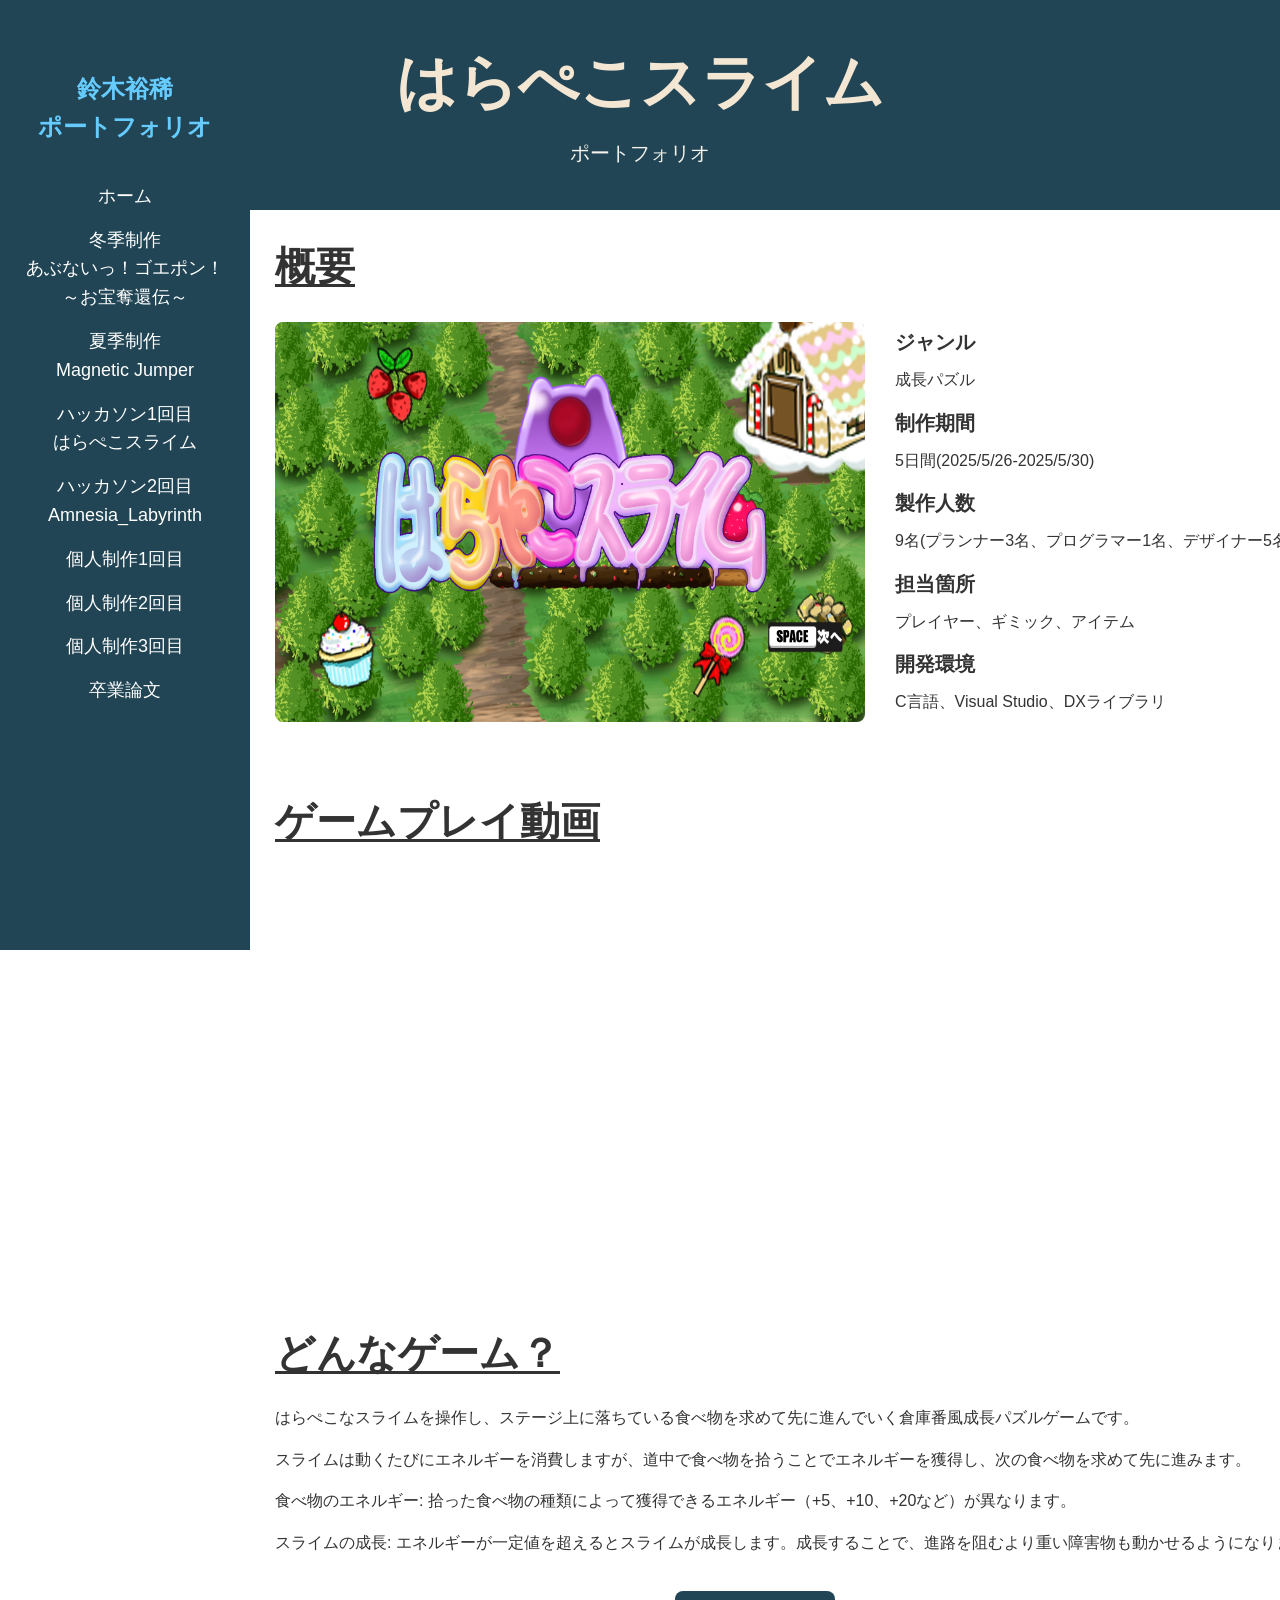
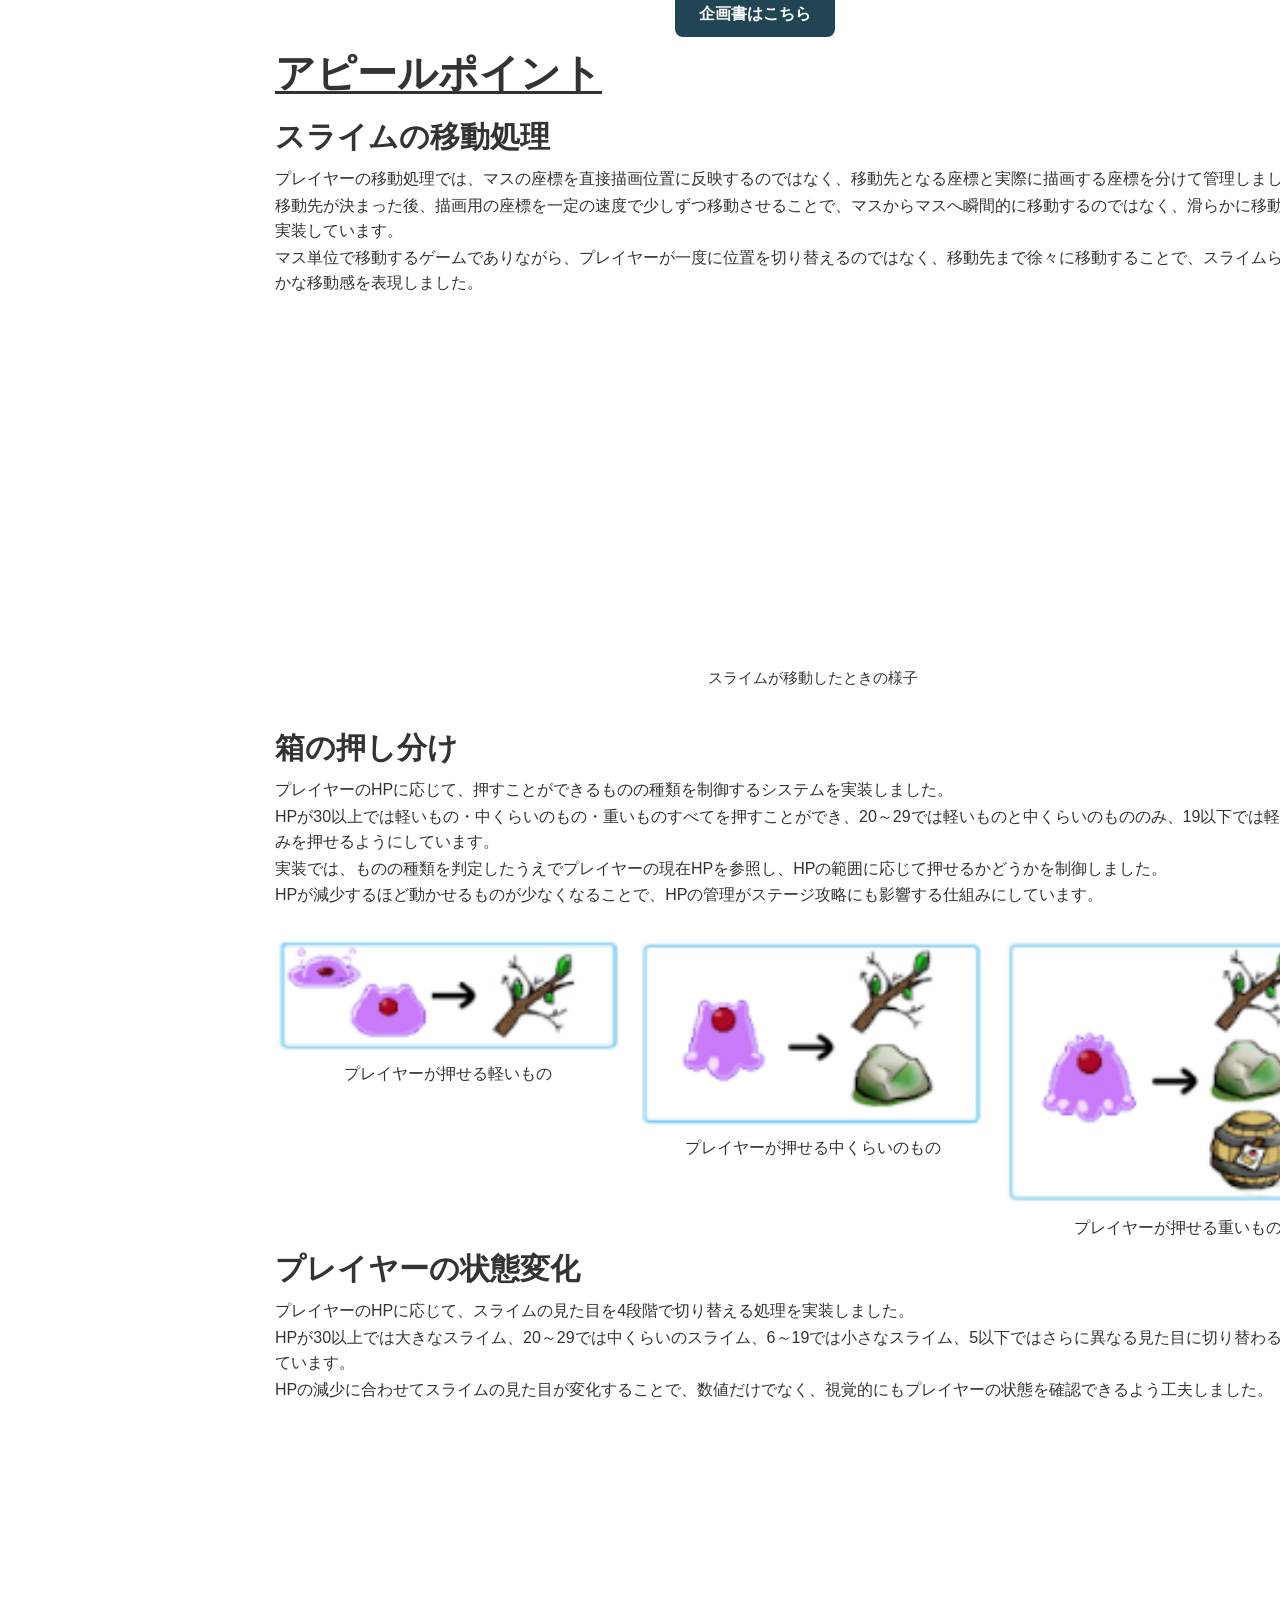
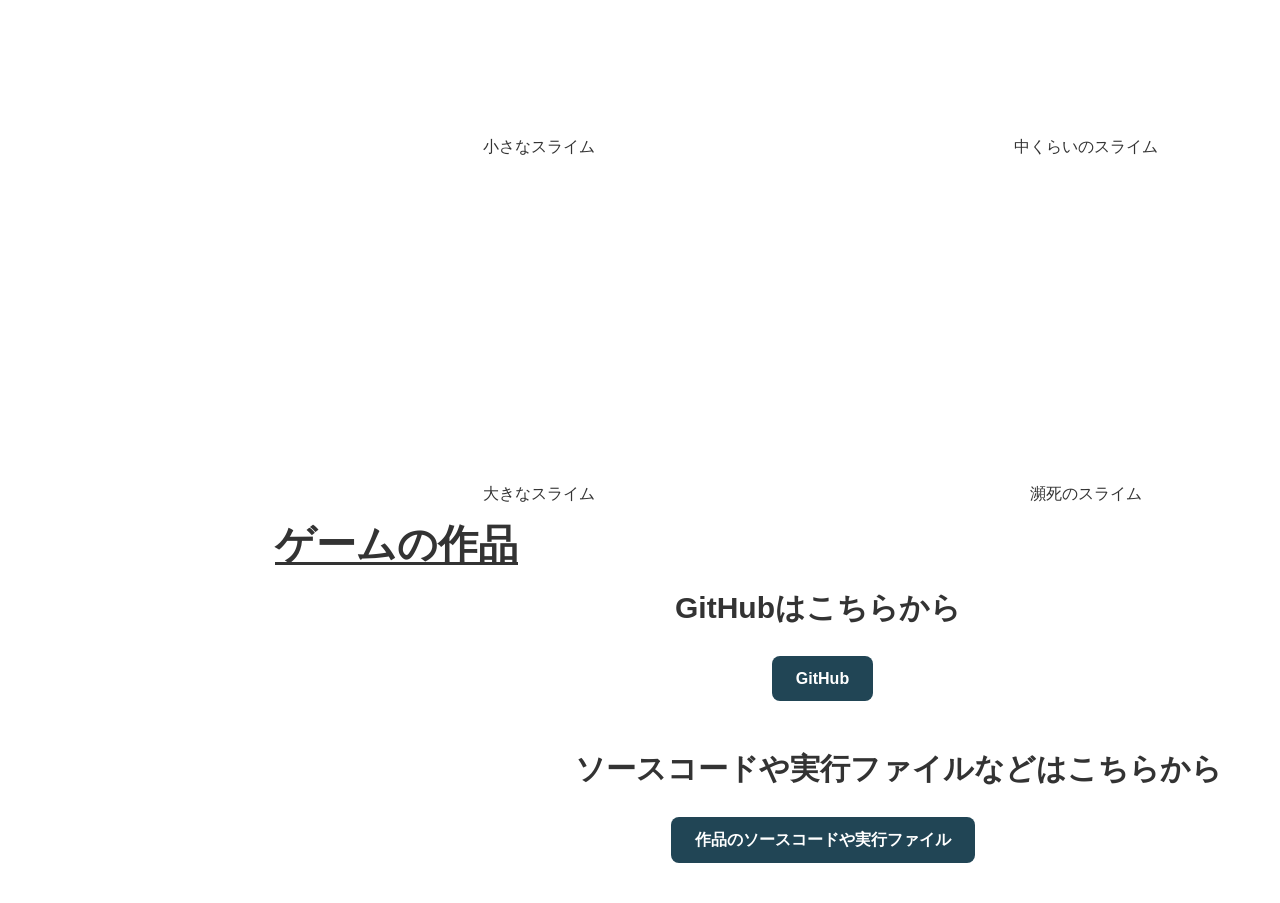
<file: harapeko.html>
<!DOCTYPE html>
<html lang="ja">
<head>
    <meta charset="UTF-8">
    <title>はらぺこスライム</title>
    <meta name="keywords" content="ページのキーワードA,B,C">
    <meta name="description" content="はらぺこスライムのポートフォリオ">
    <meta name="viewport" content="width=device-width, initial-scale=1.0">
    <link rel="stylesheet" href="harapeko.css">
</head>
<body>

    <nav id="side-menu">
        <p class="side-header">鈴木裕稀<br>ポートフォリオ</p>
        <ul>
            <li><a href="index.html">ホーム</a></li>
            <li>
                <a href="goepon.html">
                    冬季制作
                    <br>
                    あぶないっ！ゴエポン！
                    <br>
                    ～お宝奪還伝～
                </a>
            </li>
            <li>
                <a href="magneticjumper.html">
                    夏季制作
                    <br>
                    Magnetic Jumper
                    <br />
                </a>
            </li>
            <li>
                <a href="harapeko.html">
                    ハッカソン1回目
                    <br>
                    はらぺこスライム
                    <br />
                </a>
            </li>
            <li>
                <a href="Amnesia_Labyrinth.html">
                    ハッカソン2回目
                    <br>
                    Amnesia_Labyrinth
                    <br />
                </a>
            </li>
            <li>
                <a href="kojin1.html">
                    個人制作1回目
                </a>
            </li>
            <li>
                <a href="kojin2.html">
                    個人制作2回目
                </a>
            </li>
            <li>
                <a href="kojin3.html">
                    個人制作3回目
                </a>
            </li>
            <li><a href="sotsuron.html">卒業論文</a></li>
        </ul>
    </nav>
    <div id="overlay"> </div>
    <div id="outer">
        <header>
            <button id="menu-btn">☰</button>
            <div id="header-container">
                <div id="head-inner">
                    <h1>はらぺこスライム</h1>
                    <p class="description">ポートフォリオ</p>
                </div>
            </div>
        </header>
        <div id="content-wrapper">
            <main>
                <div id="inner">
                    <h2>概要</h2>
                    <div class="overview-box">
                        <img src="res/images/HARAPEKOSURAIMU1.png" alt="はらぺこスライムのゲーム内">

                        <div class="overview-text">
                            <h4>ジャンル</h4>
                            <p>成長パズル</p>
                            <h4>制作期間</h4>
                            <p>5日間(2025/5/26-2025/5/30)</p>
                            <h4>製作人数</h4>
                            <p>9名(プランナー3名、プログラマー1名、デザイナー5名)</p>
                            <h4>担当箇所</h4>
                            <p>プレイヤー、ギミック、アイテム</p>
                            <h4>開発環境</h4>
                            <p>C言語、Visual Studio、DXライブラリ</p>
                        </div>
                    </div>

                    <h2 class="playmovie">ゲームプレイ動画</h2>
                    <iframe class="harapeko-video"
                            src="https://drive.google.com/file/d/1j_IjTwvNRINAY6UhsgqHTwXKy9QfK9Pl/preview">
                    </iframe>

                    <h2 class="donnagame">どんなゲーム？</h2>
                    <p>はらぺこなスライムを操作し、ステージ上に落ちている食べ物を求めて先に進んでいく倉庫番風成長パズルゲームです。</p>
                    <p>スライムは動くたびにエネルギーを消費しますが、道中で食べ物を拾うことでエネルギーを獲得し、次の食べ物を求めて先に進みます。</p>
                    <p>食べ物のエネルギー: 拾った食べ物の種類によって獲得できるエネルギー（+5、+10、+20など）が異なります。</p>
                    <p>スライムの成長: エネルギーが一定値を超えるとスライムが成長します。成長することで、進路を阻むより重い障害物も動かせるようになります。</p>

                    <a class="kikakusyo" href="https://drive.google.com/file/d/1comxkIKShO-A4ISJjsqWshlQvkS4RFgb/view?usp=drive_link" target="_blank">企画書はこちら</a>

                    <h2>アピールポイント</h2>

                    <h3>スライムの移動処理</h3>
                    <div class="apile-text">
                        <p>プレイヤーの移動処理では、マスの座標を直接描画位置に反映するのではなく、移動先となる座標と実際に描画する座標を分けて管理しました。</p>
                        <p>移動先が決まった後、描画用の座標を一定の速度で少しずつ移動させることで、マスからマスへ瞬間的に移動するのではなく、滑らかに移動するよう実装しています。</p>
                        <p>マス単位で移動するゲームでありながら、プレイヤーが一度に位置を切り替えるのではなく、移動先まで徐々に移動することで、スライムらしい滑らかな移動感を表現しました。</p>

                        <iframe class="idousyori-movie"
                                src="https://drive.google.com/file/d/10A9wDDuoxAv1xVNEzNvT3csV5AiRFj2P/preview">
                        </iframe>


                        <p class="idousyori-tag">スライムが移動したときの様子</p>
                    </div>

                    <h3>箱の押し分け</h3>
                    <div class="apile-text">
                        <p>プレイヤーのHPに応じて、押すことができるものの種類を制御するシステムを実装しました。</p>
                        <p>HPが30以上では軽いもの・中くらいのもの・重いものすべてを押すことができ、20～29では軽いものと中くらいのもののみ、19以下では軽いもののみを押せるようにしています。</p>
                        <p>実装では、ものの種類を判定したうえでプレイヤーの現在HPを参照し、HPの範囲に応じて押せるかどうかを制御しました。</p>
                        <p>HPが減少するほど動かせるものが少なくなることで、HPの管理がステージ攻略にも影響する仕組みにしています。</p>

                        <div class="box-images">
                            <div class="box-image-item">
                                <img src="res/images/小さいもの.png" alt="小さいもの">
                                <p>プレイヤーが押せる軽いもの</p>
                            </div>

                            <div class="box-image-item">
                                <img src="res/images/中くらいのもの.png" alt="中くらいのもの">
                                <p>プレイヤーが押せる中くらいのもの</p>
                            </div>

                            <div class="box-image-item">
                                <img src="res/images/大きいもの.png" alt="重いもの">
                                <p>プレイヤーが押せる重いもの</p>
                            </div>
                        </div>
                    </div>

                    <h3>プレイヤーの状態変化</h3>
                    <div class="apile-text">
                        <p>プレイヤーのHPに応じて、スライムの見た目を4段階で切り替える処理を実装しました。</p>
                        <p>HPが30以上では大きなスライム、20～29では中くらいのスライム、6～19では小さなスライム、5以下ではさらに異なる見た目に切り替わるようにしています。</p>
                        <p>HPの減少に合わせてスライムの見た目が変化することで、数値だけでなく、視覚的にもプレイヤーの状態を確認できるよう工夫しました。</p>

                        <div class="movie-grid">
                            <div class="movie-item">
                                <iframe src="https://drive.google.com/file/d/1jT2GAzQUO1IO6nb8Gz8MP8jNdkE0gTfe/preview"></iframe>
                                <p>小さなスライム</p>
                            </div>

                            <div class="movie-item">
                                <iframe src="https://drive.google.com/file/d/1Rboh1VPnv1w2jJrrbi-iLpaTXjw2pH6m/preview"></iframe>
                                <p>中くらいのスライム</p>
                            </div>

                            <div class="movie-item">
                                <iframe src="https://drive.google.com/file/d/1S67n0MNqJElujeAxskltB1tK6IbssKEO/preview"></iframe>
                                <p>大きなスライム</p>
                            </div>

                            <div class="movie-item">
                                <iframe src="https://drive.google.com/file/d/1jEJmhiv3EoU72SS71TAA2eZB2t4_EbRj/preview"></iframe>
                                <p>瀕死のスライム</p>
                            </div>
                        </div>
                    </div>

                    <h2>ゲームの作品</h2>
                    <h3 class="github-title">GitHubはこちらから</h3>

                    <div class="github-box">
                        <a href="https://github.com/Suzuki0007/harapeko_slime" target="_blank">
                            GitHub
                        </a>
                    </div>

                    <h3 class="sakuhin">ソースコードや実行ファイルなどはこちらから</h3>

                    <div class="sorce">
                        <a href="https://drive.google.com/file/d/1bn3RYwF4jcTyIrJPKNfW7iywqR-AbgKu/preview" target="_blank">
                            作品のソースコードや実行ファイル
                        </a>
                    </div>

                </div>
            </main>
        </div>
    </div>
    <script>
        menu = document.getElementById("side-menu");// サイドメニュー
        button = document.getElementById("menu-btn");// メニューボタン
        overlay = document.getElementById("overlay");// 背景を暗くする

        // メニューボタンをクリックしたときの処理
        button.addEventListener("click", () => {
        // サイドメニューの表示・非表示を切り替える
        menu.classList.toggle("open");
        // 背景を暗くかどうかを切り替える
        overlay.classList.toggle("show");

        // メニューボタンの表示を切り替える
        if(menu.classList.contains("open")) {
        // サイドメニューが表示されている場合は「✕」にする
        button.textContent = "✕";
        }
        else {
        // サイドメニューが非表示の場合は「☰」にする
        button.textContent = "☰";
        }
        });


    </script>
</body>

</html>
</file>
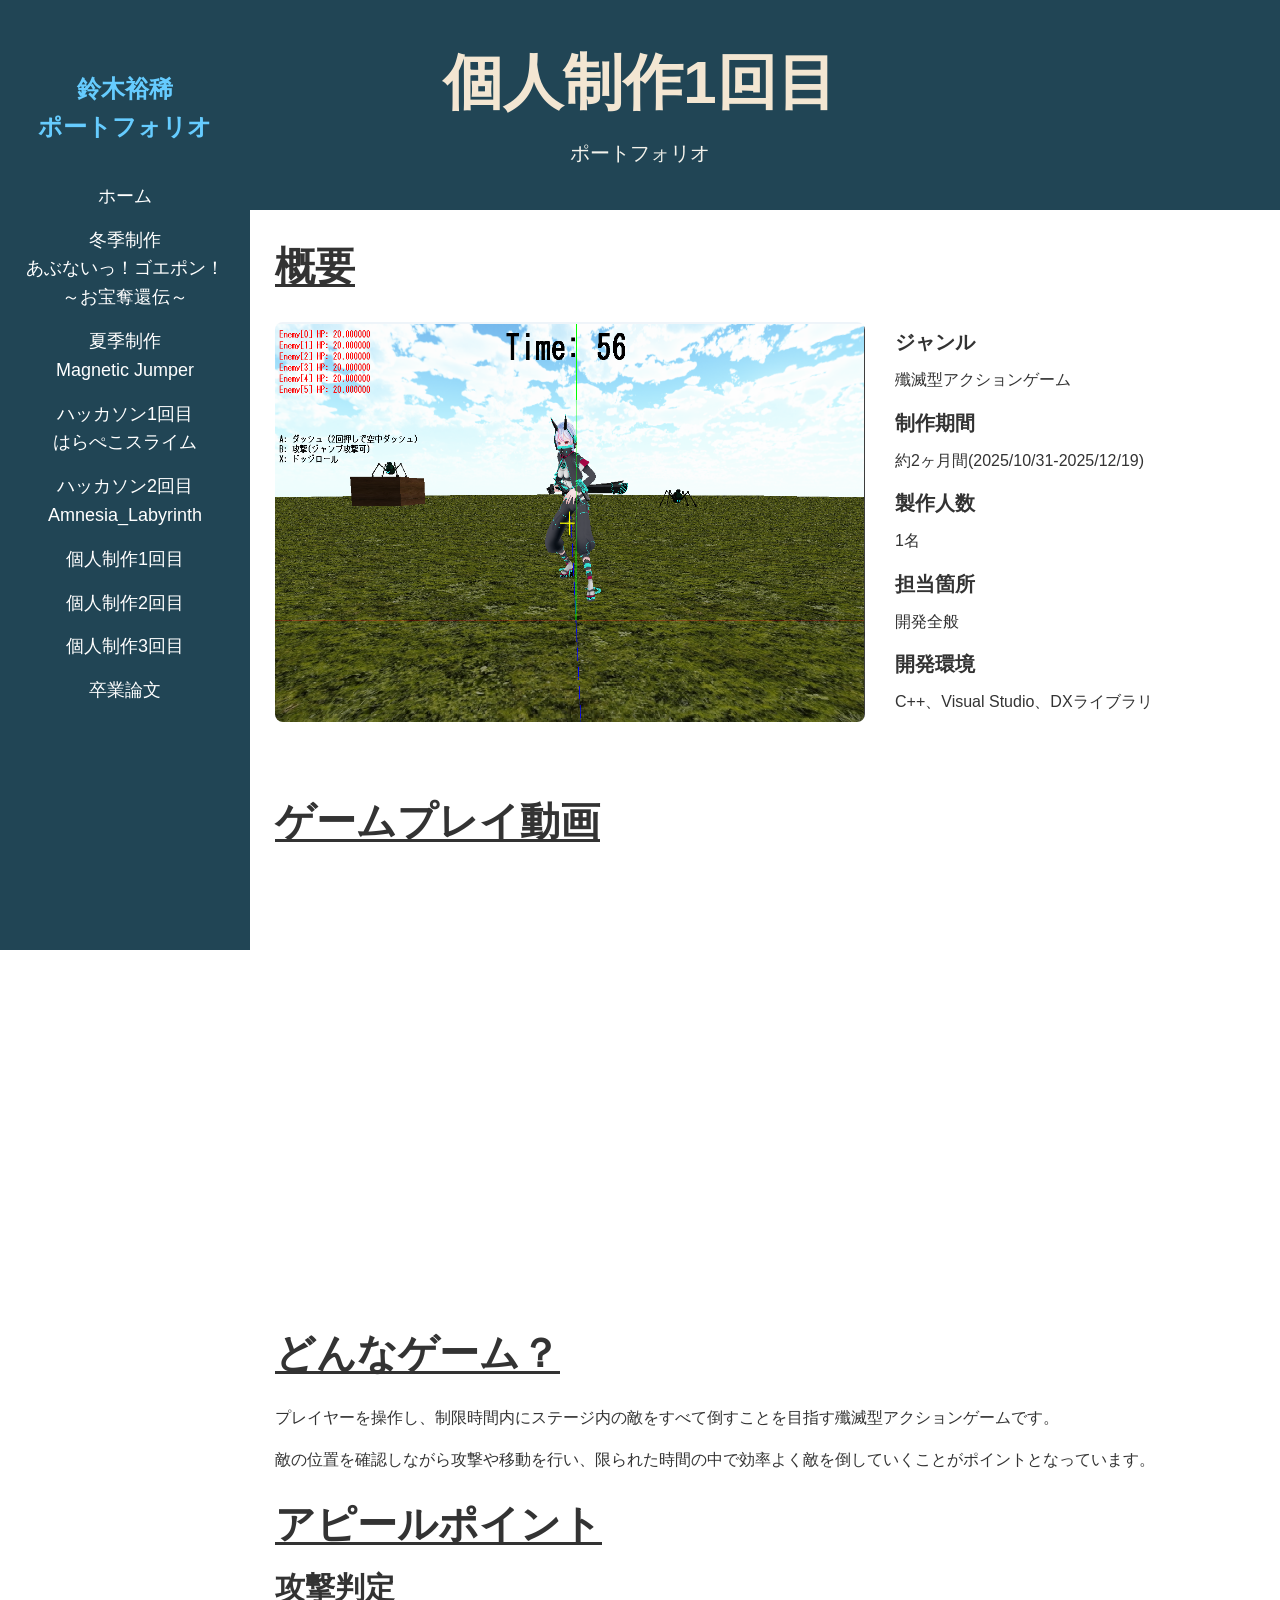
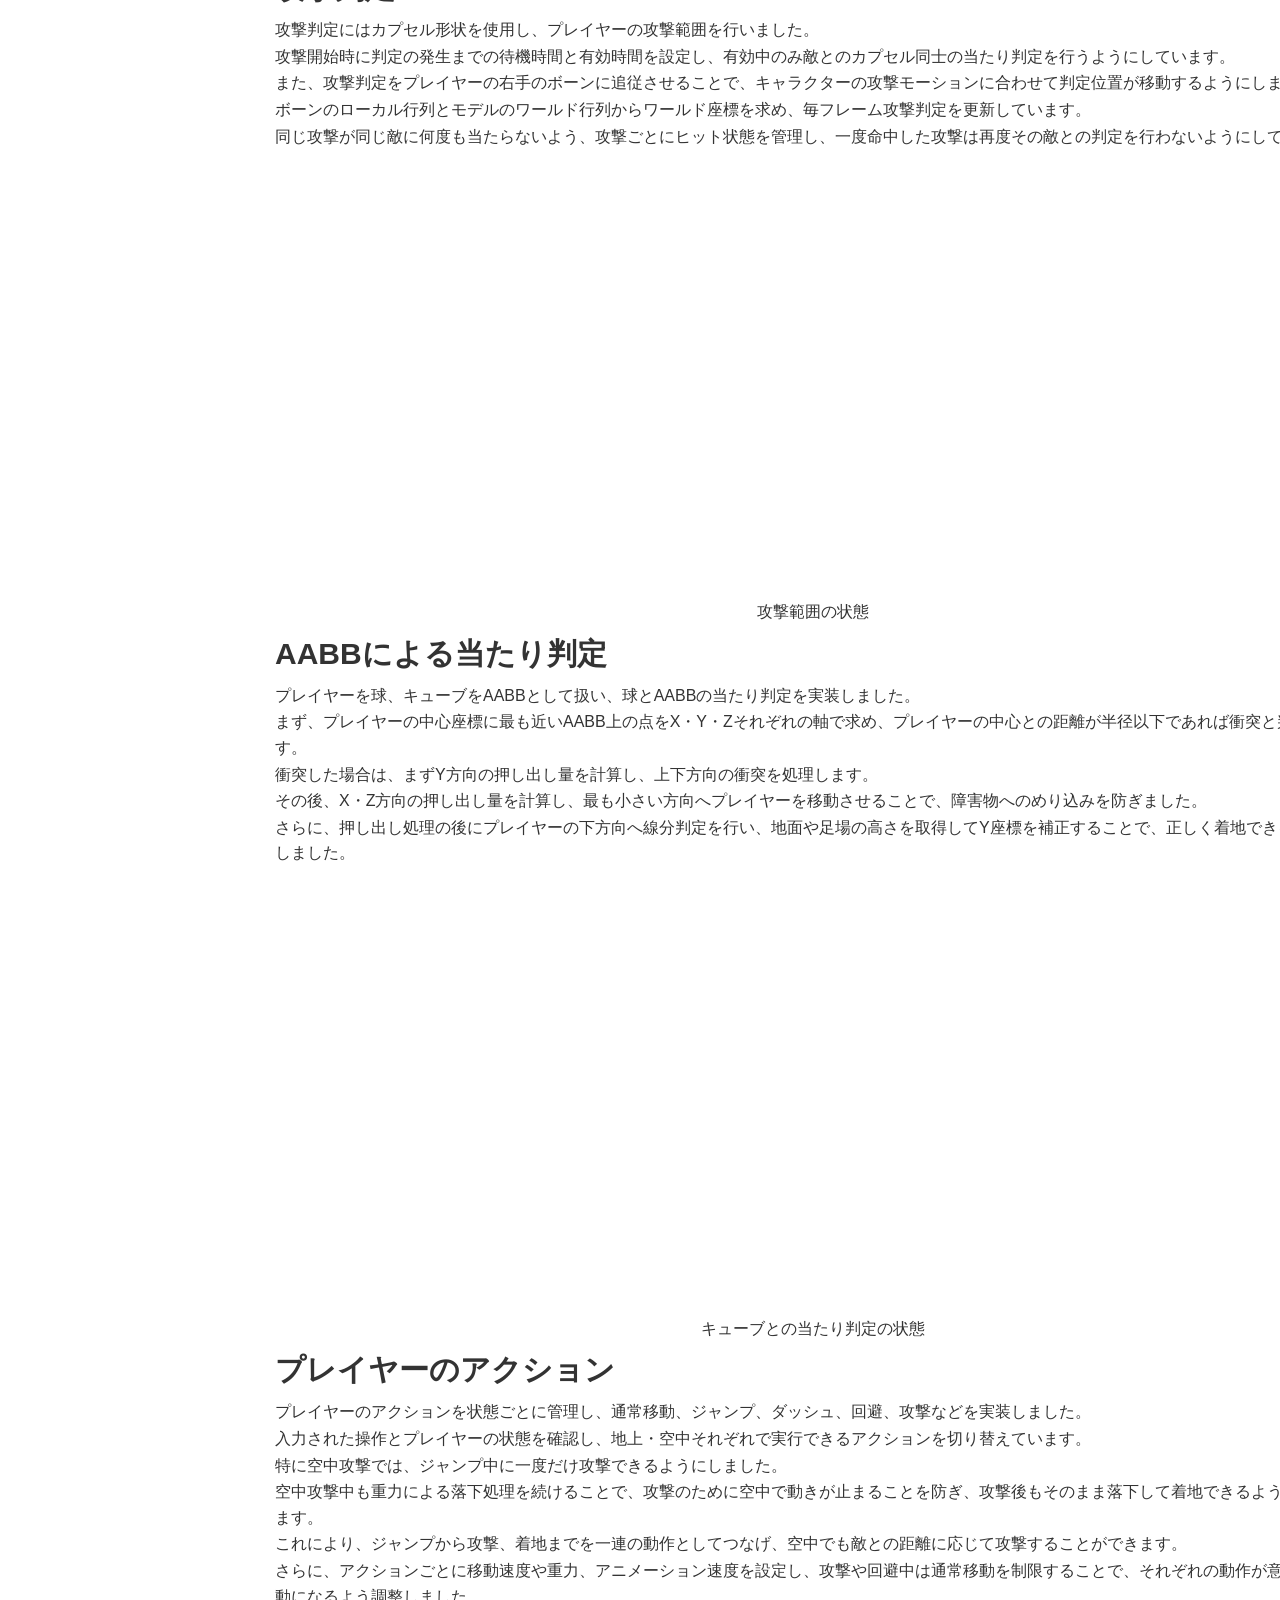
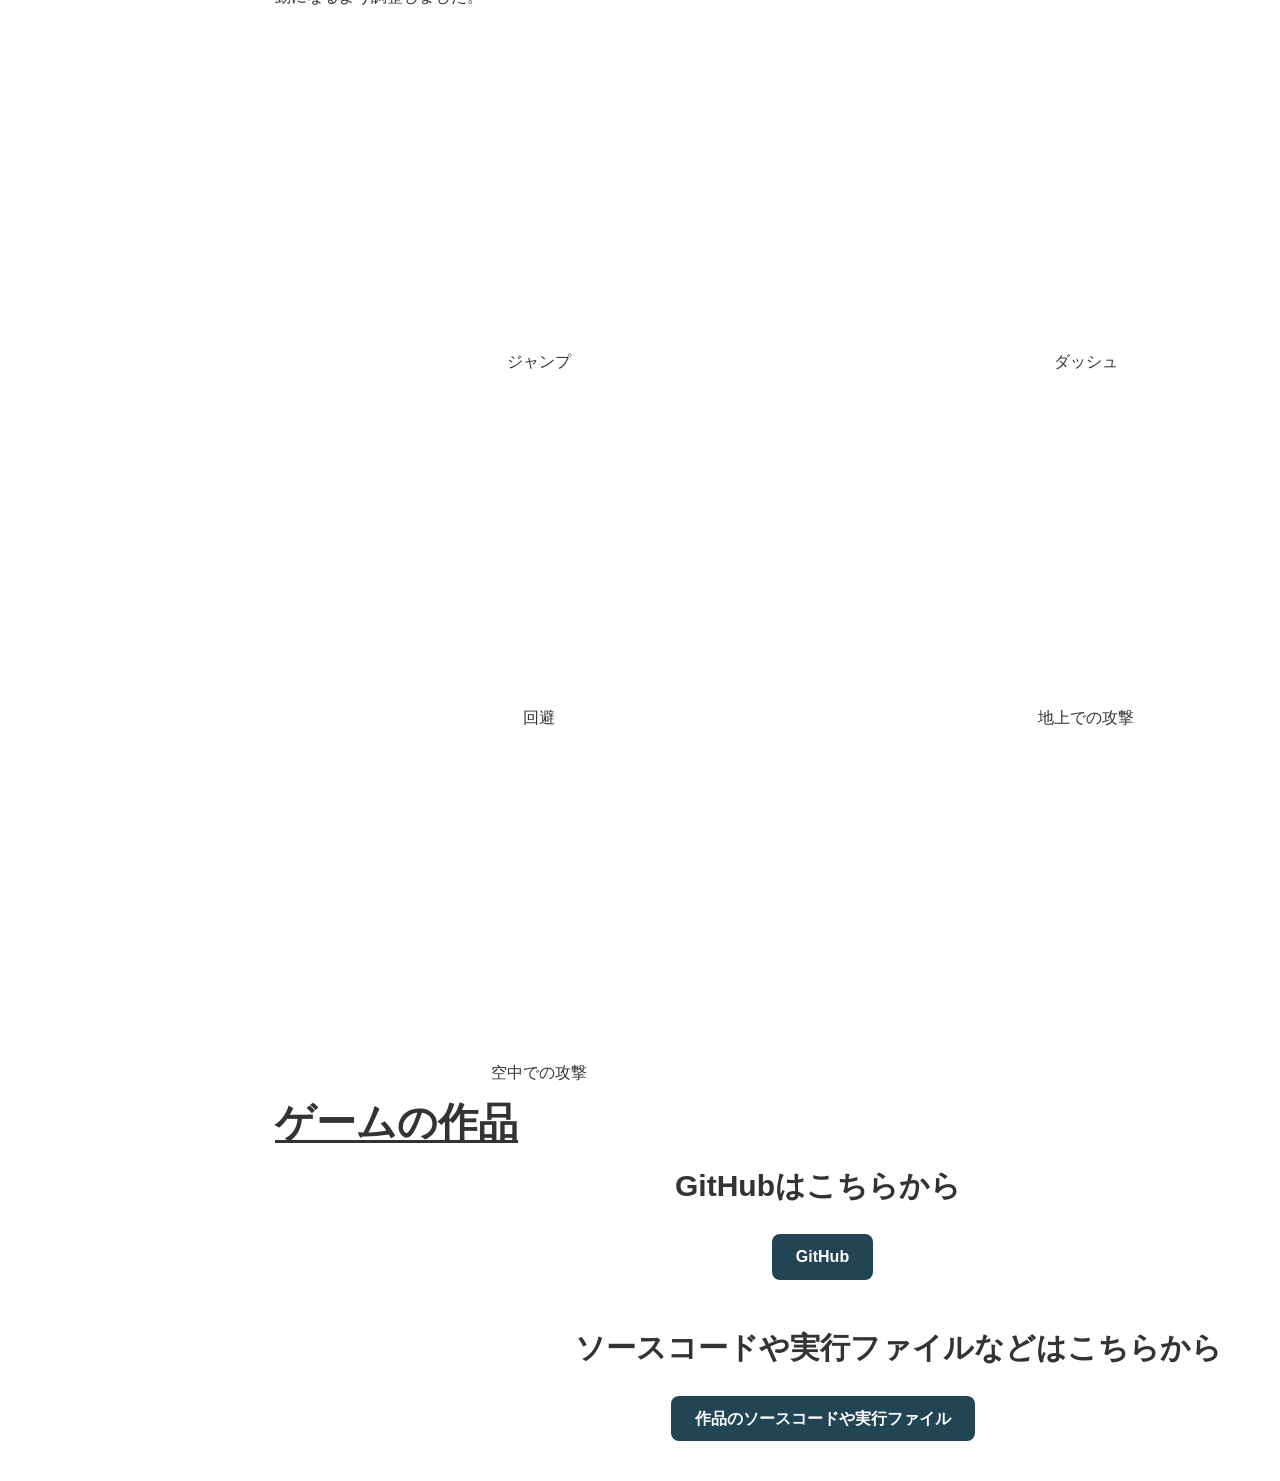
<file: kojin1.html>
<!DOCTYPE html>
<html lang="ja">
<head>
    <meta charset="UTF-8">
    <title>個人制作1回目</title>
    <meta name="keywords" content="ページのキーワードA,B,C">
    <meta name="description" content="個人制作1回目のポートフォリオ">
    <meta name="viewport" content="width=device-width, initial-scale=1.0">
    <link rel="stylesheet" href="kojin1.css">
</head>
<body>

    <nav id="side-menu">
        <p class="side-header">鈴木裕稀<br>ポートフォリオ</p>
        <ul>
            <li><a href="index.html">ホーム</a></li>
            <li>
                <a href="goepon.html">
                    冬季制作
                    <br>
                    あぶないっ！ゴエポン！
                    <br>
                    ～お宝奪還伝～
                </a>
            </li>
            <li>
                <a href="magneticjumper.html">
                    夏季制作
                    <br>
                    Magnetic Jumper
                    <br />
                </a>
            </li>
            <li>
                <a href="harapeko.html">
                    ハッカソン1回目
                    <br>
                    はらぺこスライム
                    <br />
                </a>
            </li>
            <li>
                <a href="Amnesia_Labyrinth.html">
                    ハッカソン2回目
                    <br>
                    Amnesia_Labyrinth
                    <br />
                </a>
            </li>
            <li>
                <a href="kojin1.html">
                    個人制作1回目
                </a>
            </li>
            <li>
                <a href="kojin2.html">
                    個人制作2回目
                </a>
            </li>
            <li>
                <a href="kojin3.html">
                    個人制作3回目
                </a>
            </li>

            <li><a href="sotsuron.html">卒業論文</a></li>
        </ul>
    </nav>
    <div id="overlay"> </div>
    <div id="outer">
        <header>
            <button id="menu-btn">☰</button>
            <div id="header-container">
                <div id="head-inner">
                    <h1>個人制作1回目</h1>
                    <p class="description">ポートフォリオ</p>
                </div>
            </div>
        </header>
        <div id="content-wrapper">
            <main>
                <div id="inner">
                    <h2>概要</h2>
                    <div class="overview-box">
                        <img src="res/images/個人制作1回目タイトル.png" alt="個人制作1回目のゲーム内">

                        <div class="overview-text">
                            <h4>ジャンル</h4>
                            <p>殲滅型アクションゲーム</p>
                            <h4>制作期間</h4>
                            <p>約2ヶ月間(2025/10/31-2025/12/19)</p>
                            <h4>製作人数</h4>
                            <p>1名</p>
                            <h4>担当箇所</h4>
                            <p>開発全般</p>
                            <h4>開発環境</h4>
                            <p>C++、Visual Studio、DXライブラリ</p>
                        </div>
                    </div>

                    <h2 class="playmovie">ゲームプレイ動画</h2>
                    <iframe class="kojin1-video"
                            src="https://drive.google.com/file/d/15ugdXzBWdt8JmrkGHNu696FwpapPMmsb/preview">
                    </iframe>

                    <h2 class="donnagame">どんなゲーム？</h2>
                    <p>プレイヤーを操作し、制限時間内にステージ内の敵をすべて倒すことを目指す殲滅型アクションゲームです。 </p>
                    <p>敵の位置を確認しながら攻撃や移動を行い、限られた時間の中で効率よく敵を倒していくことがポイントとなっています。</p>

                    <h2>アピールポイント</h2>

                    <h3>攻撃判定</h3>
                    <div class="apile-text">
                        <p>攻撃判定にはカプセル形状を使用し、プレイヤーの攻撃範囲を行いました。</p>
                        <p>攻撃開始時に判定の発生までの待機時間と有効時間を設定し、有効中のみ敵とのカプセル同士の当たり判定を行うようにしています。</p>
                        <p>また、攻撃判定をプレイヤーの右手のボーンに追従させることで、キャラクターの攻撃モーションに合わせて判定位置が移動するようにしました。</p>
                        <p>ボーンのローカル行列とモデルのワールド行列からワールド座標を求め、毎フレーム攻撃判定を更新しています。</p>
                        <p>同じ攻撃が同じ敵に何度も当たらないよう、攻撃ごとにヒット状態を管理し、一度命中した攻撃は再度その敵との判定を行わないようにしています。</p>

                        <div class="attack-movie">
                            <iframe src="https://drive.google.com/file/d/1sTIH6soISVvVz8UNbLv2jhHo-GV3ew-3/preview"></iframe>
                            <p>攻撃範囲の状態</p>
                        </div>
                    </div>

                    <h3>AABBによる当たり判定</h3>
                    <div class="apile-text">
                        <p>プレイヤーを球、キューブをAABBとして扱い、球とAABBの当たり判定を実装しました。</p>
                        <p>まず、プレイヤーの中心座標に最も近いAABB上の点をX・Y・Zそれぞれの軸で求め、プレイヤーの中心との距離が半径以下であれば衝突と判定します。</p>
                        <p>衝突した場合は、まずY方向の押し出し量を計算し、上下方向の衝突を処理します。</p>
                        <p>その後、X・Z方向の押し出し量を計算し、最も小さい方向へプレイヤーを移動させることで、障害物へのめり込みを防ぎました。</p>
                        <p>さらに、押し出し処理の後にプレイヤーの下方向へ線分判定を行い、地面や足場の高さを取得してY座標を補正することで、正しく着地できるようにしました。</p>

                        <div class="aabb-movie">
                            <iframe src="https://drive.google.com/file/d/1wIk6JSALhl0i-xEdkGGdHel-2tnc97nL/preview"></iframe>
                            <p>キューブとの当たり判定の状態</p>
                        </div>
                    </div>

                    <h3>プレイヤーのアクション</h3>
                    <div class="apile-text">
                        <p>プレイヤーのアクションを状態ごとに管理し、通常移動、ジャンプ、ダッシュ、回避、攻撃などを実装しました。</p>
                        <p>入力された操作とプレイヤーの状態を確認し、地上・空中それぞれで実行できるアクションを切り替えています。</p>
                        <p>特に空中攻撃では、ジャンプ中に一度だけ攻撃できるようにしました。</p>
                        <p>空中攻撃中も重力による落下処理を続けることで、攻撃のために空中で動きが止まることを防ぎ、攻撃後もそのまま落下して着地できるようにしています。</p>
                        <p>これにより、ジャンプから攻撃、着地までを一連の動作としてつなげ、空中でも敵との距離に応じて攻撃することができます。</p>
                        <p>さらに、アクションごとに移動速度や重力、アニメーション速度を設定し、攻撃や回避中は通常移動を制限することで、それぞれの動作が意図した挙動になるよう調整しました。</p>

                        <div class="movie-grid">
                            <div class="movie-item">
                                <iframe src="https://drive.google.com/file/d/14XMs714h2uYpVO9nYyG8YU6CRx97x-5E/preview"></iframe>
                                <p>ジャンプ</p>
                            </div>

                            <div class="movie-item">
                                <iframe src="https://drive.google.com/file/d/1rTQQjxfRMnDkIffq0sin_28bXnVjok13/preview"></iframe>
                                <p>ダッシュ</p>
                            </div>

                            <div class="movie-item">
                                <iframe src="https://drive.google.com/file/d/15DjSx5PPwnFC1OJi3nt3tbmj_Tu0lDzS/preview"></iframe>
                                <p>回避</p>
                            </div>

                            <div class="movie-item">
                                <iframe src="https://drive.google.com/file/d/1-0bSr1KhVQo1qIgkl4f3eHny9dYbJdI0/preview"></iframe>
                                <p>地上での攻撃</p>
                            </div>

                            <div class="movie-item">
                                <iframe src="https://drive.google.com/file/d/1FvjU_UT_hy77Nncay3uvTLM487W3uKMb/preview"></iframe>
                                <p>空中での攻撃</p>
                            </div>
                        </div>
                    </div>

                    <h2>ゲームの作品</h2>
                    <h3 class="github-title">GitHubはこちらから</h3>

                    <div class="github-box">
                        <a href="https://github.com/Suzuki0007/kojinseisaku" target="_blank">
                            GitHub
                        </a>
                    </div>

                    <h3 class="sakuhin">ソースコードや実行ファイルなどはこちらから</h3>

                    <div class="sorce">
                        <a href="https://drive.google.com/file/d/1q9bqV5D_MUcyVBvjl-6kKK-sGf5LusKj/preview" target="_blank">
                            作品のソースコードや実行ファイル
                        </a>
                    </div>

                </div>
            </main>
        </div>
    </div>
    <script>
        menu = document.getElementById("side-menu");// サイドメニュー
        button = document.getElementById("menu-btn");// メニューボタン
        overlay = document.getElementById("overlay");// 背景を暗くする

        // メニューボタンをクリックしたときの処理
        button.addEventListener("click", () => {
        // サイドメニューの表示・非表示を切り替える
        menu.classList.toggle("open");
        // 背景を暗くかどうかを切り替える
        overlay.classList.toggle("show");

        // メニューボタンの表示を切り替える
        if(menu.classList.contains("open")) {
        // サイドメニューが表示されている場合は「✕」にする
        button.textContent = "✕";
        }
        else {
        // サイドメニューが非表示の場合は「☰」にする
        button.textContent = "☰";
        }
        });


    </script>
</body>

</html>
</file>
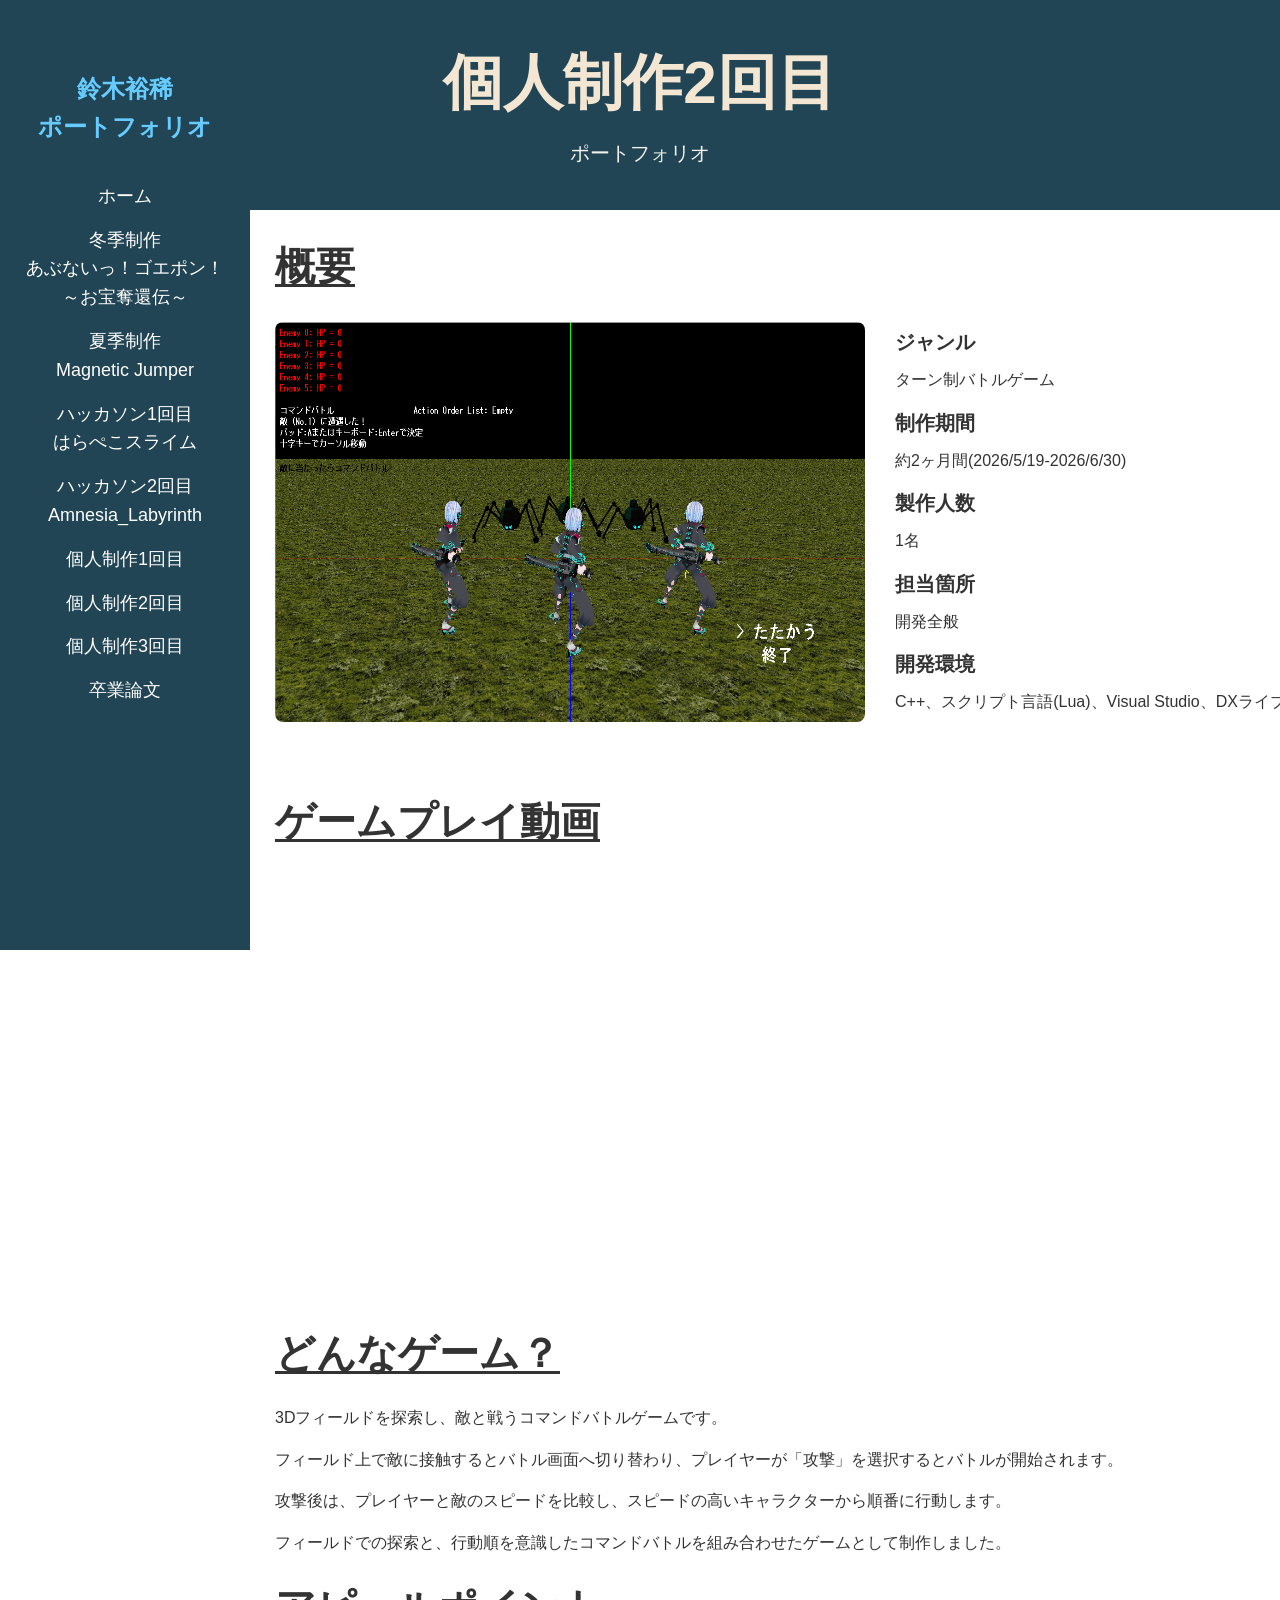
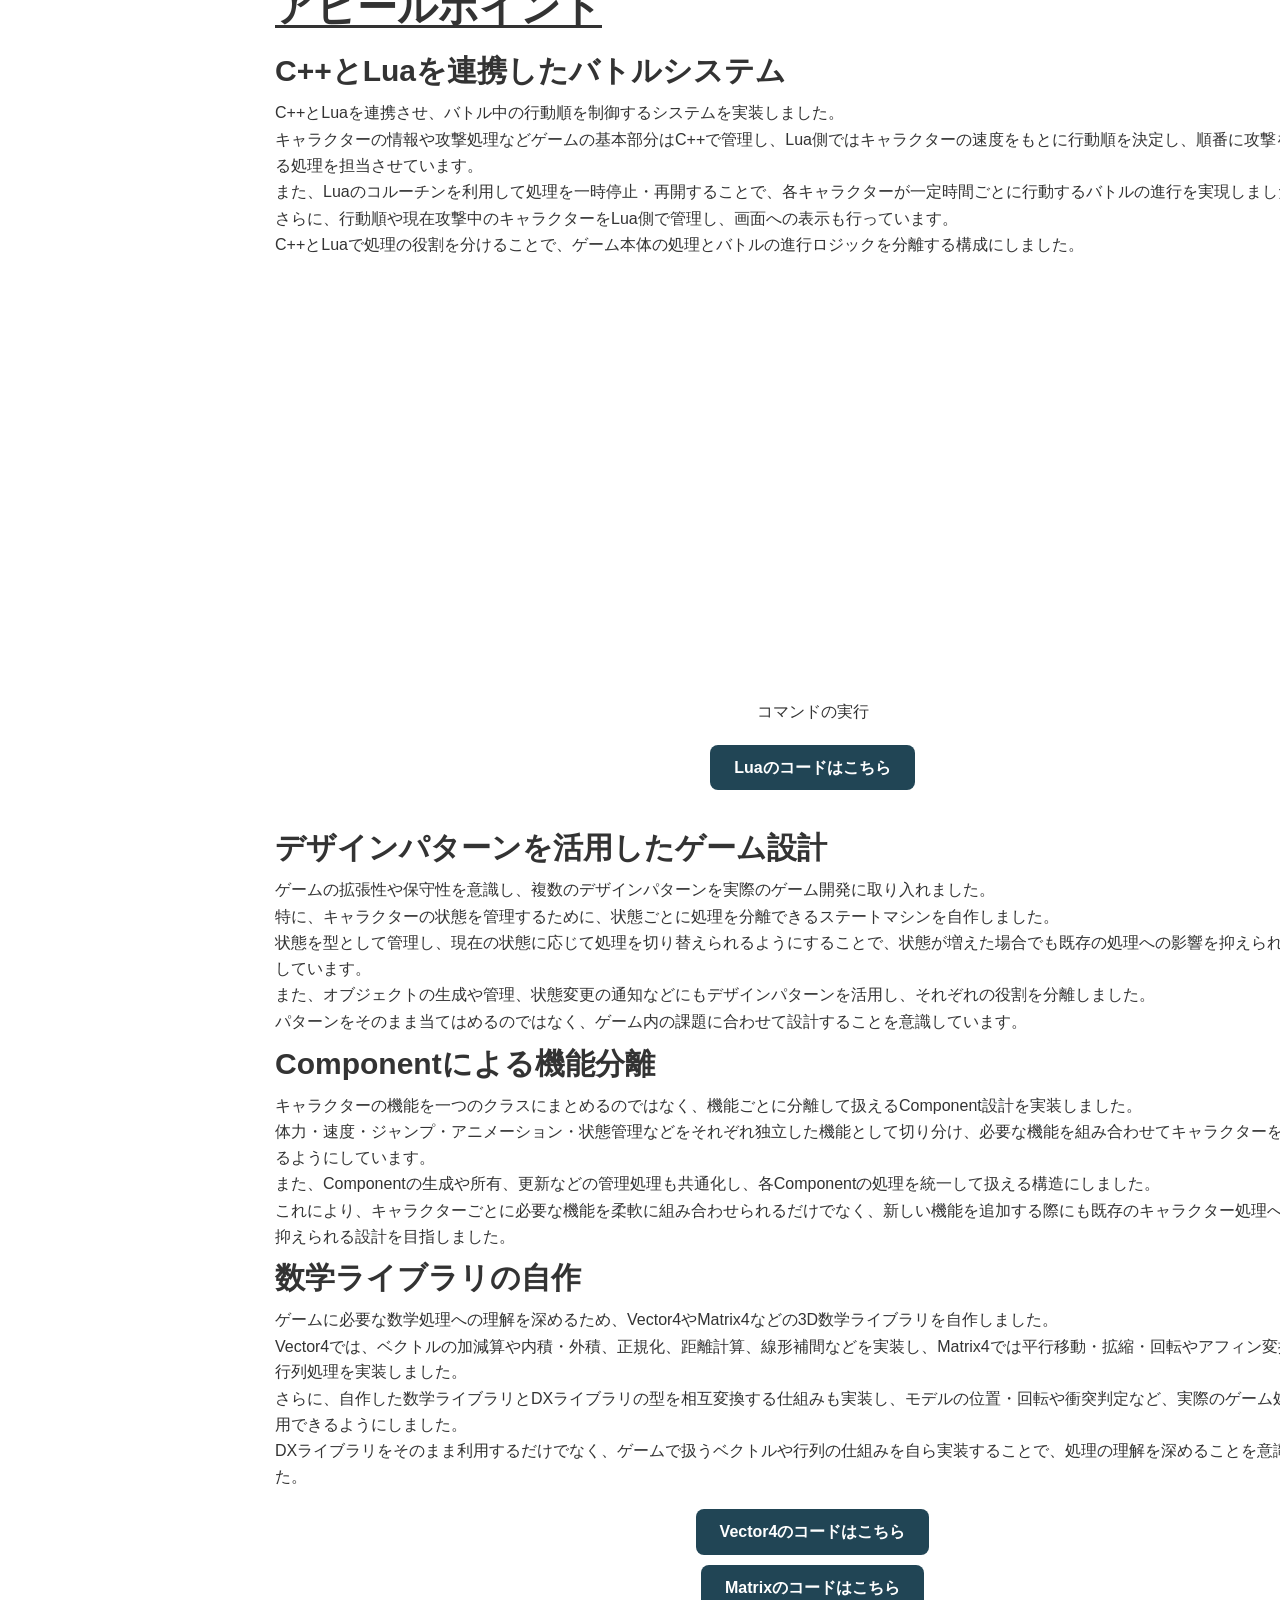
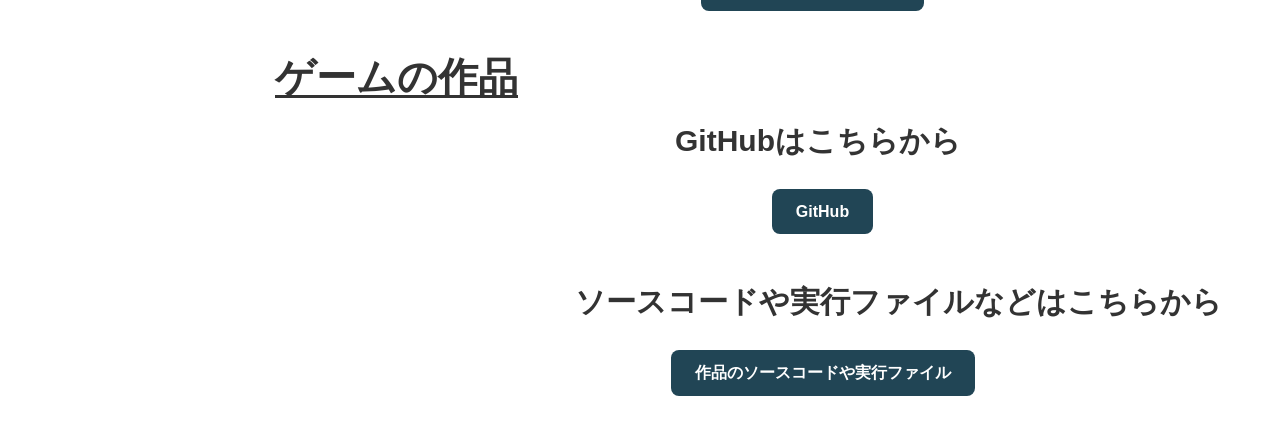
<file: kojin2.html>
<!DOCTYPE html>
<html lang="ja">
<head>
    <meta charset="UTF-8">
    <title>個人制作2回目</title>
    <meta name="keywords" content="ページのキーワードA,B,C">
    <meta name="description" content="個人制作2回目のポートフォリオ">
    <meta name="viewport" content="width=device-width, initial-scale=1.0">
    <link rel="stylesheet" href="kojin2.css">
</head>
<body>

    <nav id="side-menu">
        <p class="side-header">鈴木裕稀<br>ポートフォリオ</p>
        <ul>
            <li><a href="index.html">ホーム</a></li>
            <li>
                <a href="goepon.html">
                    冬季制作
                    <br>
                    あぶないっ！ゴエポン！
                    <br>
                    ～お宝奪還伝～
                </a>
            </li>
            <li>
                <a href="magneticjumper.html">
                    夏季制作
                    <br>
                    Magnetic Jumper
                    <br />
                </a>
            </li>
            <li>
                <a href="harapeko.html">
                    ハッカソン1回目
                    <br>
                    はらぺこスライム
                    <br />
                </a>
            </li>
            <li>
                <a href="Amnesia_Labyrinth.html">
                    ハッカソン2回目
                    <br>
                    Amnesia_Labyrinth
                    <br />
                </a>
            </li>
            <li>
                <a href="kojin1.html">
                    個人制作1回目
                </a>
            </li>
            <li>
                <a href="kojin2.html">
                    個人制作2回目
                </a>
            </li>
            <li>
                <a href="kojin3.html">
                    個人制作3回目
                </a>
            </li>
            <li><a href="sotsuron.html">卒業論文</a></li>
        </ul>
    </nav>
    <div id="overlay"> </div>
    <div id="outer">
        <header>
            <button id="menu-btn">☰</button>
            <div id="header-container">
                <div id="head-inner">
                    <h1>個人制作2回目</h1>
                    <p class="description">ポートフォリオ</p>
                </div>
            </div>
        </header>
        <div id="content-wrapper">
            <main>
                <div id="inner">
                    <h2>概要</h2>
                    <div class="overview-box">
                        <img src="res/images/個人制作2回目タイトル.png" alt="個人制作2回目のゲーム内">

                        <div class="overview-text">
                            <h4>ジャンル</h4>
                            <p>ターン制バトルゲーム</p>
                            <h4>制作期間</h4>
                            <p>約2ヶ月間(2026/5/19-2026/6/30)</p>
                            <h4>製作人数</h4>
                            <p>1名</p>
                            <h4>担当箇所</h4>
                            <p>開発全般</p>
                            <h4>開発環境</h4>
                            <p>C++、スクリプト言語(Lua)、Visual Studio、DXライブラリ</p>
                        </div>
                    </div>

                    <h2 class="playmovie">ゲームプレイ動画</h2>
                    <iframe class="kojin2-video"
                            src="https://drive.google.com/file/d/1Vym7wcO2aukTQYAYwkGfIT-3zAE-m2hY/preview">
                    </iframe>

                    <h2 class="donnagame">どんなゲーム？</h2>
                    <p>3Dフィールドを探索し、敵と戦うコマンドバトルゲームです。</p>
                    <p>フィールド上で敵に接触するとバトル画面へ切り替わり、プレイヤーが「攻撃」を選択するとバトルが開始されます。</p>
                    <p>攻撃後は、プレイヤーと敵のスピードを比較し、スピードの高いキャラクターから順番に行動します。</p>
                    <p>フィールドでの探索と、行動順を意識したコマンドバトルを組み合わせたゲームとして制作しました。</p>

                    <h2>アピールポイント</h2>

                    <h3>C++とLuaを連携したバトルシステム</h3>
                    <div class="apile-text">
                        <p>C++とLuaを連携させ、バトル中の行動順を制御するシステムを実装しました。</p>
                        <p>キャラクターの情報や攻撃処理などゲームの基本部分はC++で管理し、Lua側ではキャラクターの速度をもとに行動順を決定し、順番に攻撃を実行する処理を担当させています。</p>
                        <p>また、Luaのコルーチンを利⽤して処理を一時停止・再開することで、各キャラクターが一定時間ごとに行動するバトルの進行を実現しました。</p>
                        <p>さらに、行動順や現在攻撃中のキャラクターをLua側で管理し、画面への表示も行っています。</p>
                        <p>C++とLuaで処理の役割を分けることで、ゲーム本体の処理とバトルの進行ロジックを分離する構成にしました。</p>

                        <div class="komando-movie">
                            <iframe src="https://drive.google.com/file/d/1Bg5aZy_ebqs4ncoa8xEvsQWQ-km5EgC_/preview"></iframe>
                            <p>コマンドの実行</p>
                        </div>

                        <div class="github-code-links">
                            <a class="github-code-link"
                               href="https://github.com/Suzuki0007/kojinseisaku2/blob/main/Game/Game/res/game.lua"
                               target="_blank">
                                Luaのコードはこちら
                            </a>
                        </div>
                    </div>

                    <h3>デザインパターンを活用したゲーム設計</h3>
                    <div class="apile-text">
                        <p>ゲームの拡張性や保守性を意識し、複数のデザインパターンを実際のゲーム開発に取り入れました。</p>
                        <p>特に、キャラクターの状態を管理するために、状態ごとに処理を分離できるステートマシンを自作しました。</p>
                        <p>状態を型として管理し、現在の状態に応じて処理を切り替えられるようにすることで、状態が増えた場合でも既存の処理への影響を抑えられる構造にしています。</p>
                        <p>また、オブジェクトの生成や管理、状態変更の通知などにもデザインパターンを活用し、それぞれの役割を分離しました。</p>
                        <p>パターンをそのまま当てはめるのではなく、ゲーム内の課題に合わせて設計することを意識しています。</p>
                    </div>

                    <h3>Componentによる機能分離</h3>
                    <div class="apile-text">
                        <p>キャラクターの機能を一つのクラスにまとめるのではなく、機能ごとに分離して扱えるComponent設計を実装しました。</p>
                        <p>体力・速度・ジャンプ・アニメーション・状態管理などをそれぞれ独立した機能として切り分け、必要な機能を組み合わせてキャラクターを構成できるようにしています。</p>
                        <p>また、Componentの生成や所有、更新などの管理処理も共通化し、各Componentの処理を統一して扱える構造にしました。</p>
                        <p>これにより、キャラクターごとに必要な機能を柔軟に組み合わせられるだけでなく、新しい機能を追加する際にも既存のキャラクター処理への影響を抑えられる設計を目指しました。</p>
                    </div>

                    <h3>数学ライブラリの自作</h3>
                    <div class="apile-text">
                        <p>ゲームに必要な数学処理への理解を深めるため、Vector4やMatrix4などの3D数学ライブラリを自作しました。</p>
                        <p>Vector4では、ベクトルの加減算や内積・外積、正規化、距離計算、線形補間などを実装し、Matrix4では平行移動・拡縮・回転やアフィン変換などの行列処理を実装しました。</p>
                        <p>さらに、自作した数学ライブラリとDXライブラリの型を相互変換する仕組みも実装し、モデルの位置・回転や衝突判定など、実際のゲーム処理で利用できるようにしました。</p>
                        <p>DXライブラリをそのまま利用するだけでなく、ゲームで扱うベクトルや行列の仕組みを自ら実装することで、処理の理解を深めることを意識しました。</p>
                    </div>

                    <div class="github-code-links">
                        <a class="github-code-link"
                           href="https://github.com/Suzuki0007/kojinseisaku2/blob/main/AppFrame/source/math/vector4.h"
                           target="_blank">
                            Vector4のコードはこちら
                        </a>
                        <a class="github-code-link"
                           href="https://github.com/Suzuki0007/kojinseisaku2/blob/main/AppFrame/source/math/matrix4.h"
                           target="_blank">
                            Matrixのコードはこちら
                        </a>
                    </div>

                    <h2>ゲームの作品</h2>
                    <h3 class="github-title">GitHubはこちらから</h3>

                    <div class="github-box">
                        <a href="https://github.com/Suzuki0007/kojinseisaku2" target="_blank">
                            GitHub
                        </a>
                    </div>

                    <h3 class="sakuhin">ソースコードや実行ファイルなどはこちらから</h3>

                    <div class="sorce">
                        <a href="https://drive.google.com/file/d/10fQIiOz8ypBRR3Clnj4x0Z0d6004KiIu/preview" target="_blank">
                            作品のソースコードや実行ファイル
                        </a>
                    </div>

                </div>
            </main>
        </div>
    </div>
    <script>
        menu = document.getElementById("side-menu");// サイドメニュー
        button = document.getElementById("menu-btn");// メニューボタン
        overlay = document.getElementById("overlay");// 背景を暗くする

        // メニューボタンをクリックしたときの処理
        button.addEventListener("click", () => {
        // サイドメニューの表示・非表示を切り替える
        menu.classList.toggle("open");
        // 背景を暗くかどうかを切り替える
        overlay.classList.toggle("show");

        // メニューボタンの表示を切り替える
        if(menu.classList.contains("open")) {
        // サイドメニューが表示されている場合は「✕」にする
        button.textContent = "✕";
        }
        else {
        // サイドメニューが非表示の場合は「☰」にする
        button.textContent = "☰";
        }
        });


    </script>
</body>

</html>
</file>
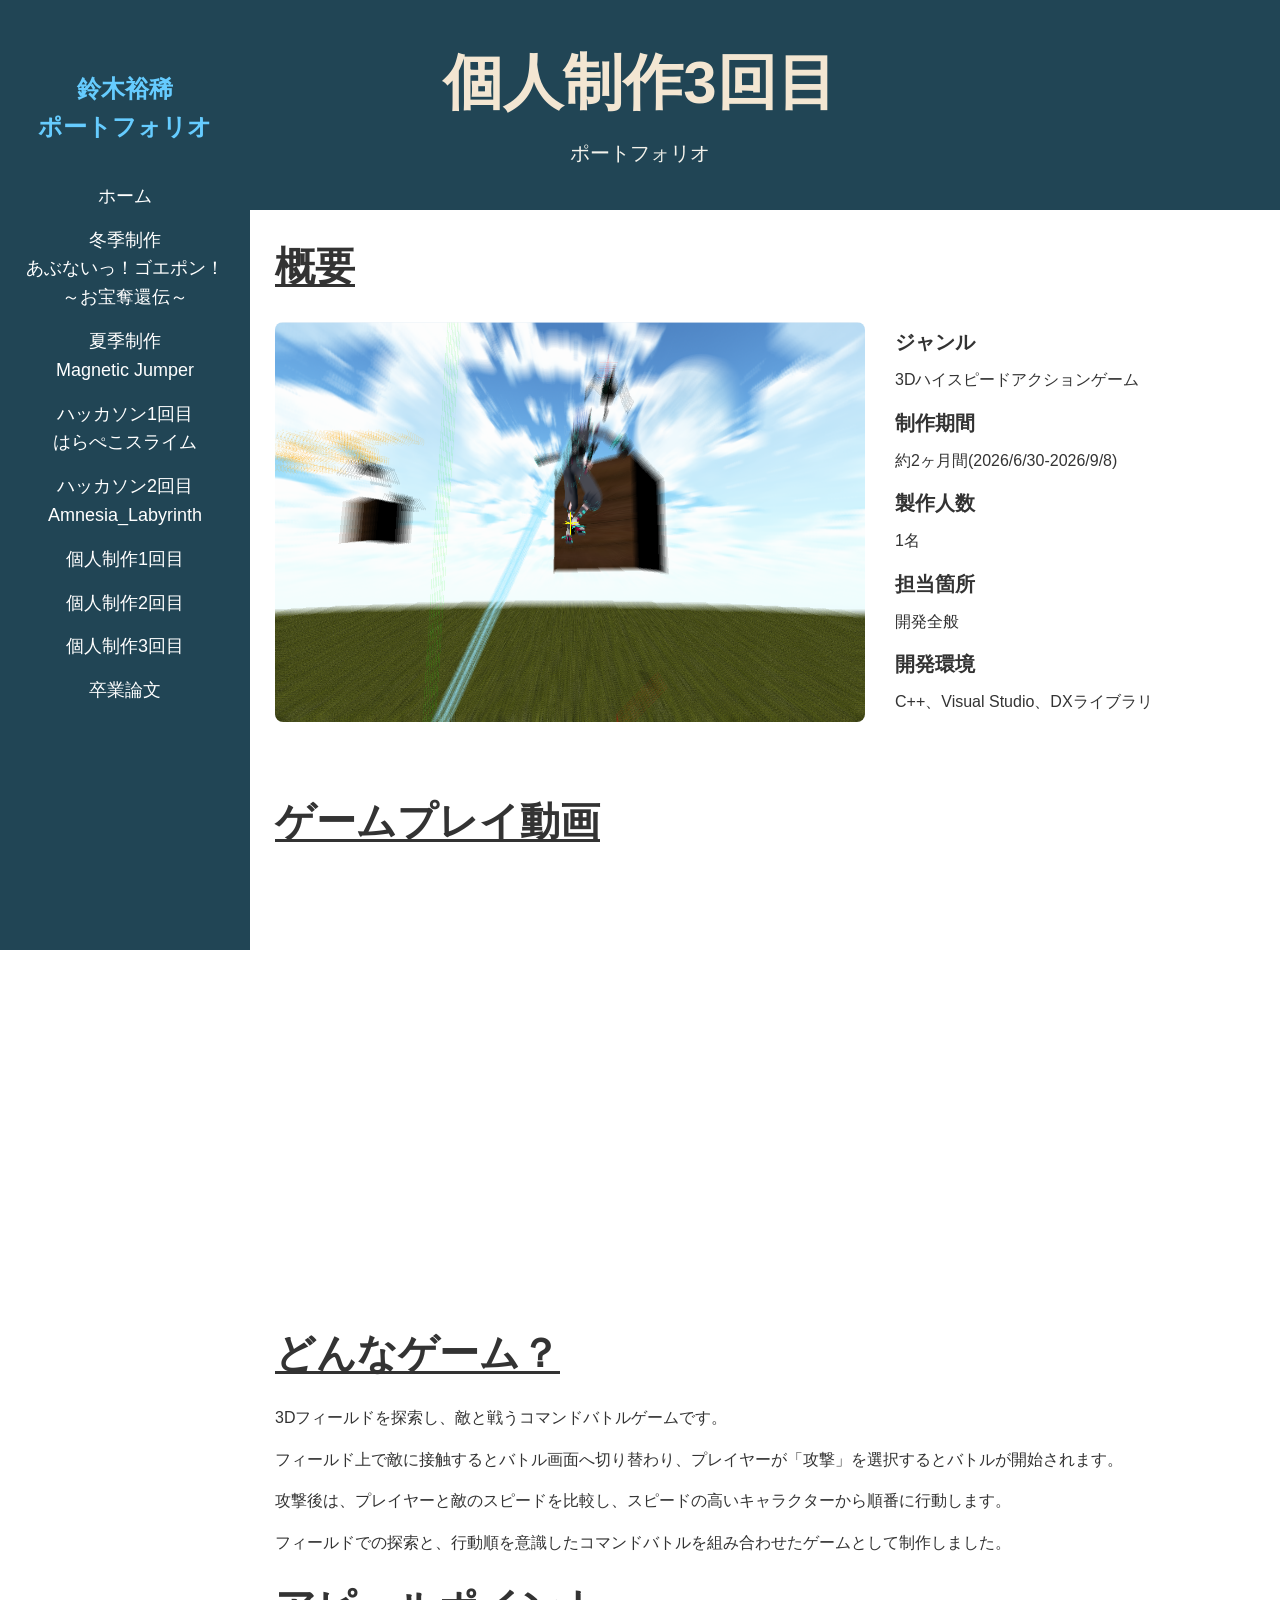
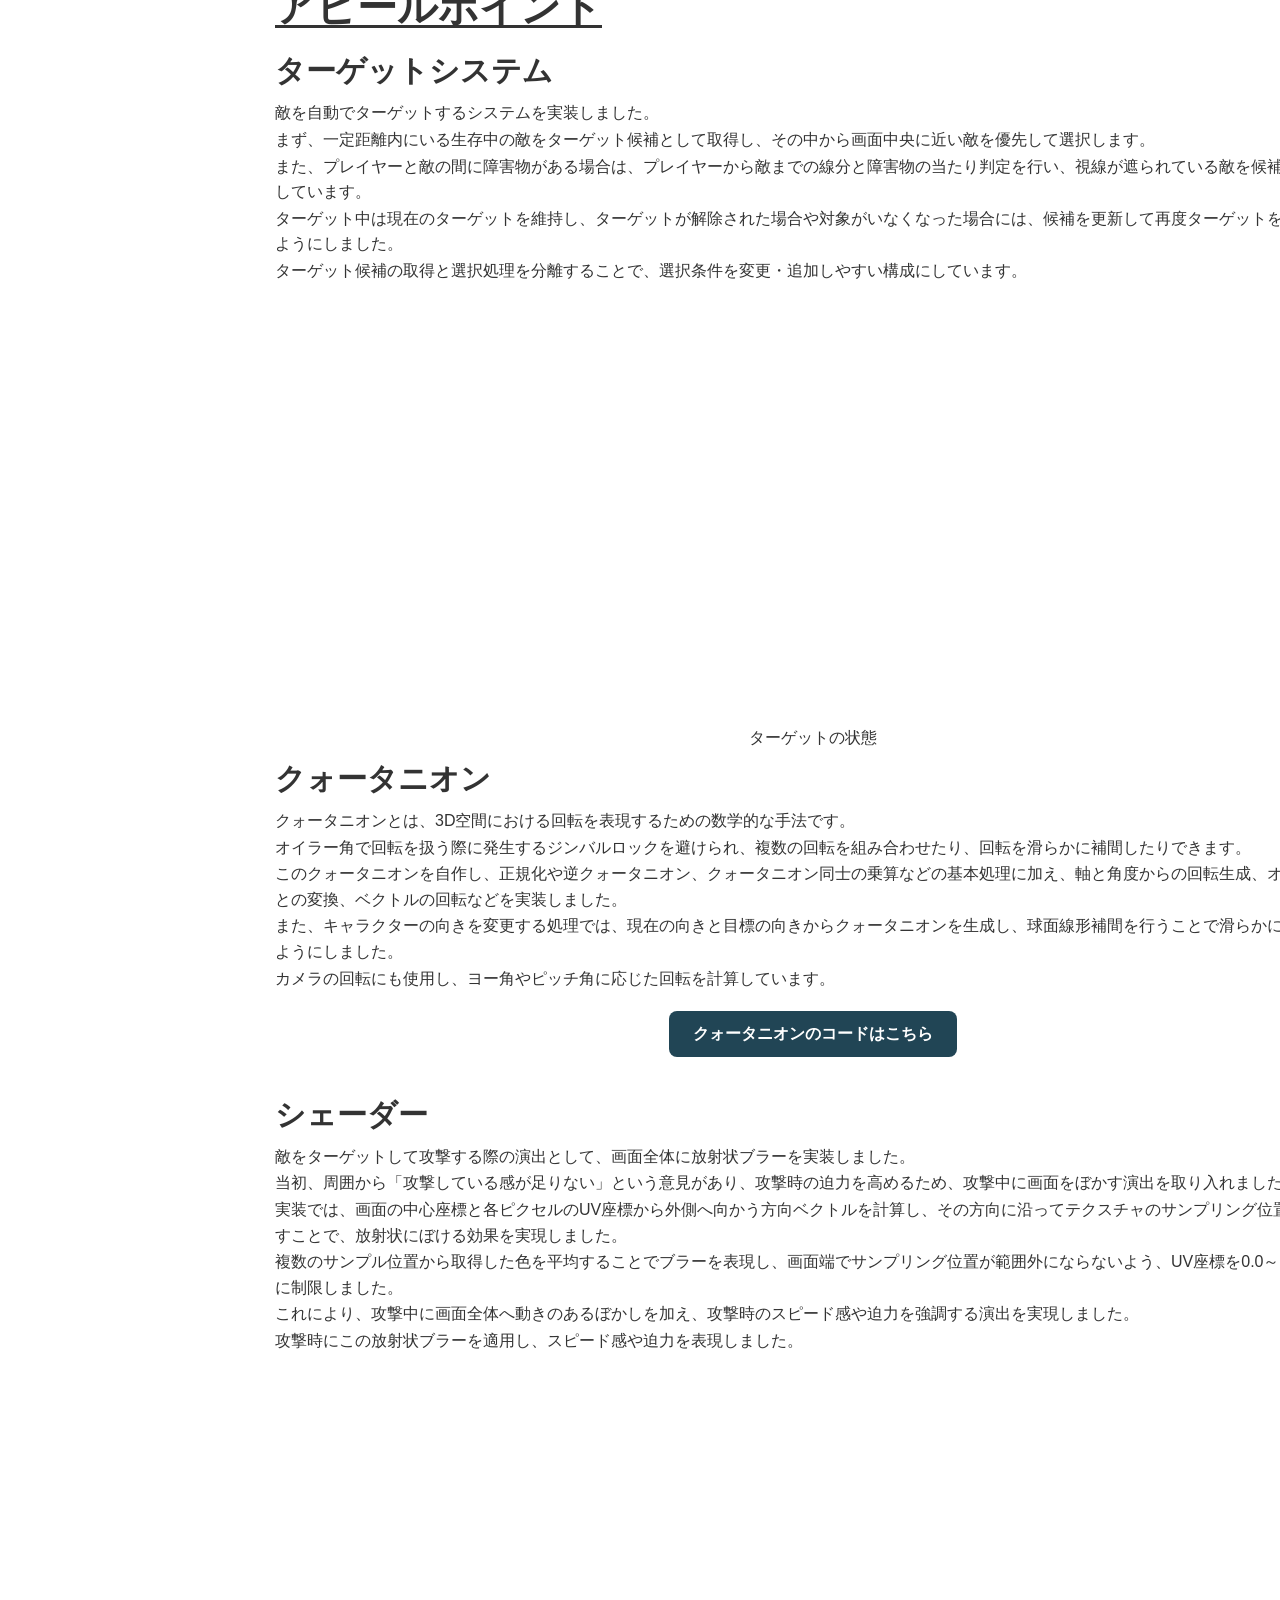
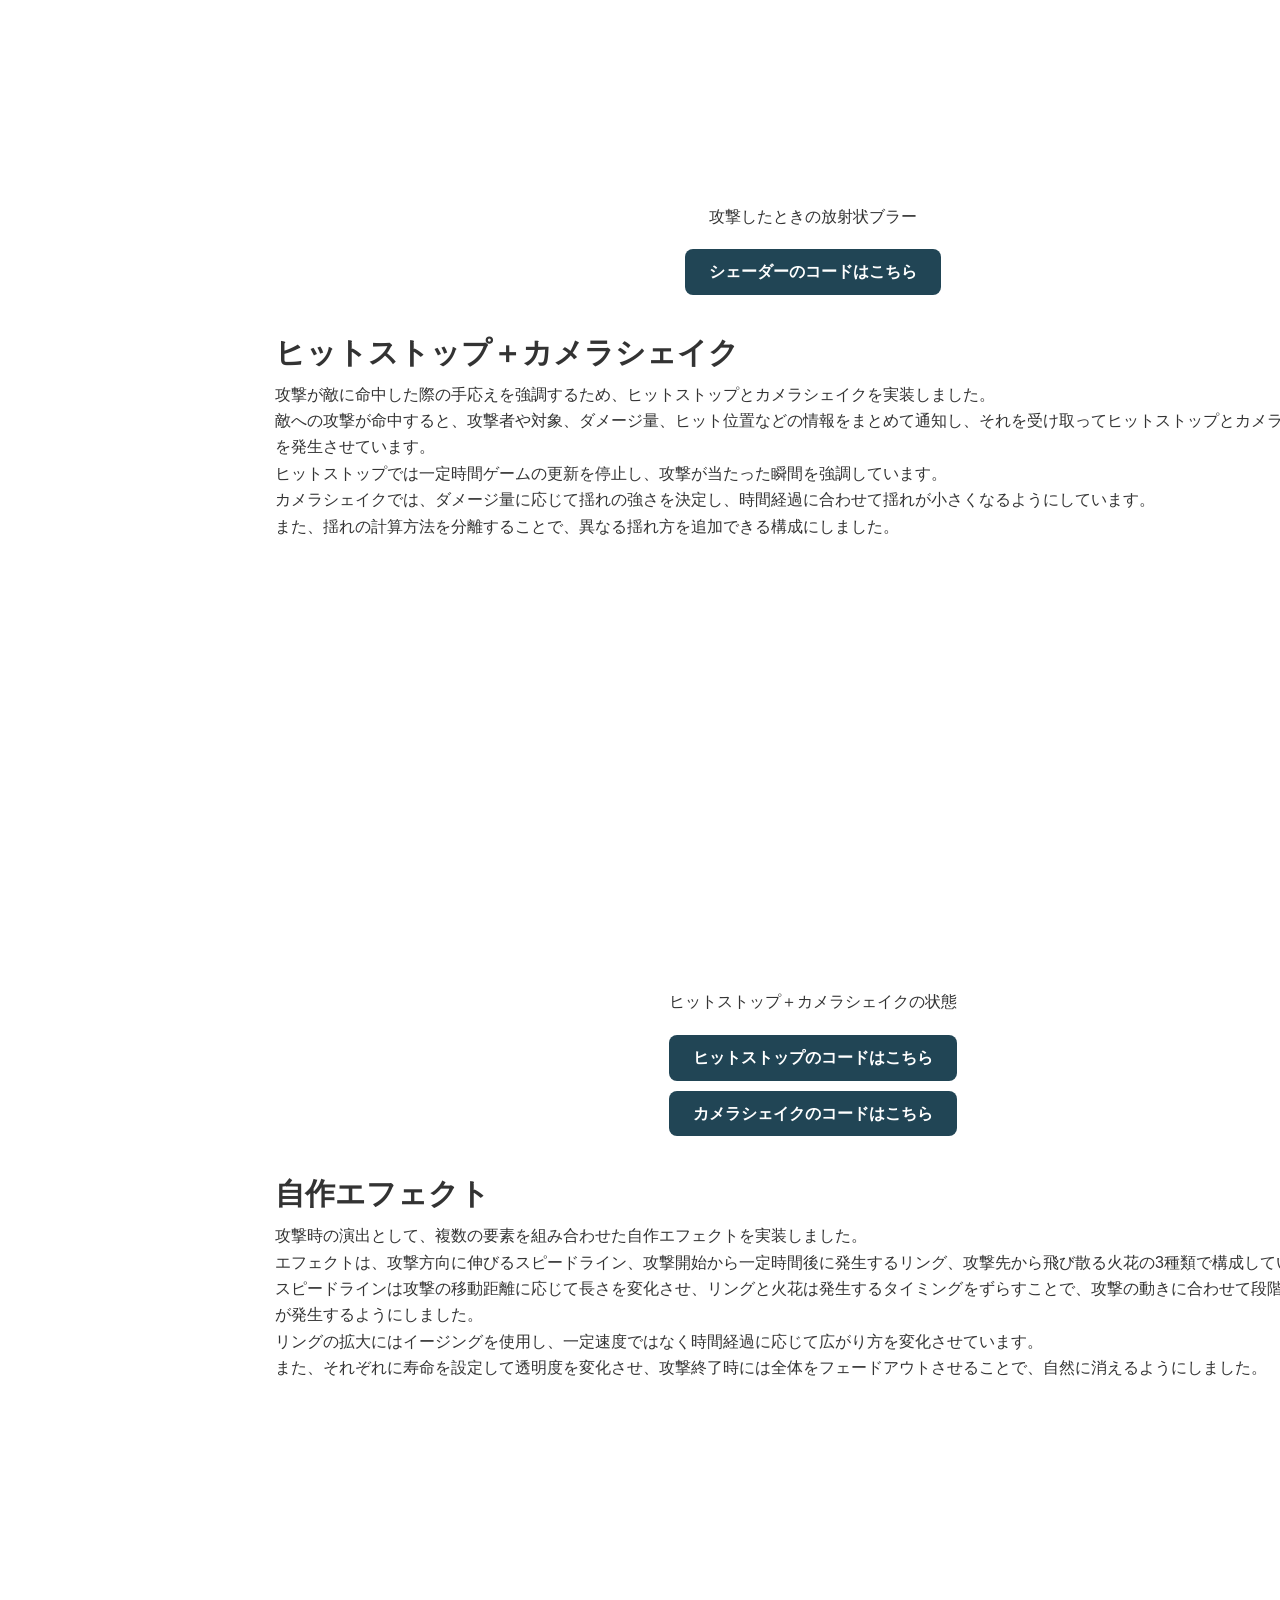
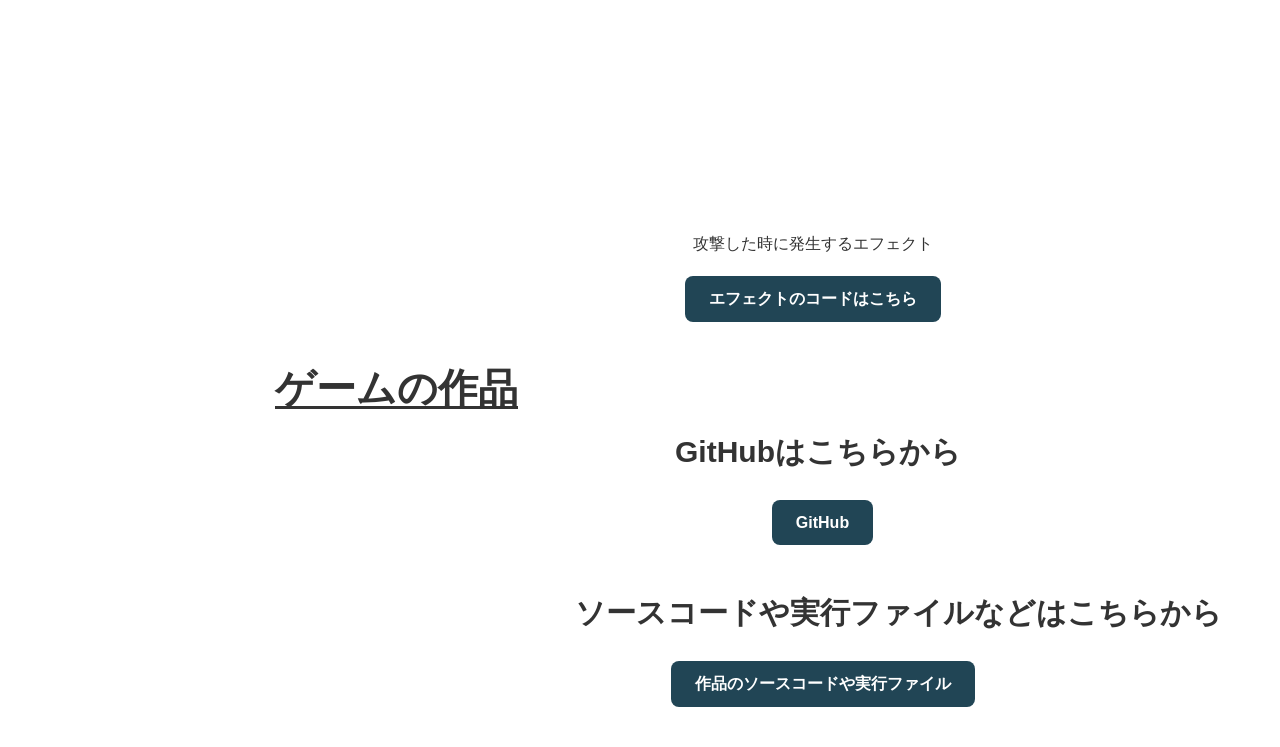
<file: kojin3.html>
<!DOCTYPE html>
<html lang="ja">
<head>
    <meta charset="UTF-8">
    <title>個人制作3回目</title>
    <meta name="keywords" content="ページのキーワードA,B,C">
    <meta name="description" content="個人制作3回目のポートフォリオ">
    <meta name="viewport" content="width=device-width, initial-scale=1.0">
    <link rel="stylesheet" href="kojin3.css">
</head>
<body>

    <nav id="side-menu">
        <p class="side-header">鈴木裕稀<br>ポートフォリオ</p>
        <ul>
            <li><a href="index.html">ホーム</a></li>
            <li>
                <a href="goepon.html">
                    冬季制作
                    <br>
                    あぶないっ！ゴエポン！
                    <br>
                    ～お宝奪還伝～
                </a>
            </li>
            <li>
                <a href="magneticjumper.html">
                    夏季制作
                    <br>
                    Magnetic Jumper
                    <br />
                </a>
            </li>
            <li>
                <a href="harapeko.html">
                    ハッカソン1回目
                    <br>
                    はらぺこスライム
                    <br />
                </a>
            </li>
            <li>
                <a href="Amnesia_Labyrinth.html">
                    ハッカソン2回目
                    <br>
                    Amnesia_Labyrinth
                    <br />
                </a>
            </li>
            <li>
                <a href="kojin1.html">
                    個人制作1回目
                </a>
            </li>
            <li>
                <a href="kojin2.html">
                    個人制作2回目
                </a>
            </li>
            <li>
                <a href="kojin3.html">
                    個人制作3回目
                </a>
            </li>
            <li><a href="sotsuron.html">卒業論文</a></li>
        </ul>
    </nav>
    <div id="overlay"> </div>
    <div id="outer">
        <header>
            <button id="menu-btn">☰</button>
            <div id="header-container">
                <div id="head-inner">
                    <h1>個人制作3回目</h1>
                    <p class="description">ポートフォリオ</p>
                </div>
            </div>
        </header>
        <div id="content-wrapper">
            <main>
                <div id="inner">
                    <h2>概要</h2>
                    <div class="overview-box">
                        <img src="res/images/個人制作3回目タイトル.png" alt="個人制作3回目のゲーム内">

                        <div class="overview-text">
                            <h4>ジャンル</h4>
                            <p>3Dハイスピードアクションゲーム</p>
                            <h4>制作期間</h4>
                            <p>約2ヶ月間(2026/6/30-2026/9/8)</p>
                            <h4>製作人数</h4>
                            <p>1名</p>
                            <h4>担当箇所</h4>
                            <p>開発全般</p>
                            <h4>開発環境</h4>
                            <p>C++、Visual Studio、DXライブラリ</p>
                        </div>
                    </div>

                    <h2 class="playmovie">ゲームプレイ動画</h2>
                    <iframe class="kojin3-video"
                            src="https://drive.google.com/file/d/11i3ObNza4EXt2lTD5vTn9_JVdj4-teRi/preview">
                    </iframe>

                    <h2 class="donnagame">どんなゲーム？</h2>
                    <p>3Dフィールドを探索し、敵と戦うコマンドバトルゲームです。</p>
                    <p>フィールド上で敵に接触するとバトル画面へ切り替わり、プレイヤーが「攻撃」を選択するとバトルが開始されます。</p>
                    <p>攻撃後は、プレイヤーと敵のスピードを比較し、スピードの高いキャラクターから順番に行動します。</p>
                    <p>フィールドでの探索と、行動順を意識したコマンドバトルを組み合わせたゲームとして制作しました。</p>

                    <h2>アピールポイント</h2>

                    <h3>ターゲットシステム</h3>
                    <div class="apile-text">
                        <p>敵を自動でターゲットするシステムを実装しました。</p>
                        <p>まず、一定距離内にいる生存中の敵をターゲット候補として取得し、その中から画面中央に近い敵を優先して選択します。</p>
                        <p>また、プレイヤーと敵の間に障害物がある場合は、プレイヤーから敵までの線分と障害物の当たり判定を行い、視線が遮られている敵を候補から除外しています。</p>
                        <p>ターゲット中は現在のターゲットを維持し、ターゲットが解除された場合や対象がいなくなった場合には、候補を更新して再度ターゲットを選択するようにしました。</p>
                        <p>ターゲット候補の取得と選択処理を分離することで、選択条件を変更・追加しやすい構成にしています。</p>

                        <div class="target-movie">
                            <iframe src="https://drive.google.com/file/d/1Ux0NVtZp7Yz11OJ33kXXvHeMJ3R8M-0h/preview"></iframe>
                            <p>ターゲットの状態</p>
                        </div>
                    </div>

                    <h3>クォータニオン</h3>
                    <div class="apile-text">
                        <p>クォータニオンとは、3D空間における回転を表現するための数学的な手法です。</p>
                        <p>オイラー角で回転を扱う際に発生するジンバルロックを避けられ、複数の回転を組み合わせたり、回転を滑らかに補間したりできます。</p>
                        <p>このクォータニオンを自作し、正規化や逆クォータニオン、クォータニオン同士の乗算などの基本処理に加え、軸と角度からの回転生成、オイラー角との変換、ベクトルの回転などを実装しました。</p>
                        <p>また、キャラクターの向きを変更する処理では、現在の向きと目標の向きからクォータニオンを生成し、球面線形補間を行うことで滑らかに回転するようにしました。</p>
                        <p>カメラの回転にも使用し、ヨー角やピッチ角に応じた回転を計算しています。</p>
                    </div>

                    <div class="github-code-links">
                        <a class="github-code-link"
                           href="https://github.com/Suzuki0007/kojinnseisaku3/blob/main/AppFrame/source/math/quaternion.h"
                           target="_blank">
                            クォータニオンのコードはこちら
                        </a>
                    </div>

                    <h3>シェーダー</h3>
                    <div class="apile-text">
                        <p>敵をターゲットして攻撃する際の演出として、画面全体に放射状ブラーを実装しました。</p>
                        <p>当初、周囲から「攻撃している感が足りない」という意見があり、攻撃時の迫力を高めるため、攻撃中に画面をぼかす演出を取り入れました。</p>
                        <p>実装では、画面の中心座標と各ピクセルのUV座標から外側へ向かう方向ベクトルを計算し、その方向に沿ってテクスチャのサンプリング位置をずらすことで、放射状にぼける効果を実現しました。</p>
                        <p>複数のサンプル位置から取得した色を平均することでブラーを表現し、画面端でサンプリング位置が範囲外にならないよう、UV座標を0.0～1.0の範囲に制限しました。</p>
                        <p>これにより、攻撃中に画面全体へ動きのあるぼかしを加え、攻撃時のスピード感や迫力を強調する演出を実現しました。</p>
                        <p>攻撃時にこの放射状ブラーを適用し、スピード感や迫力を表現しました。</p>
                    </div>

                    <div class="shader-movie">
                        <iframe src="https://drive.google.com/file/d/1ZoU1B4dNYpX_f3g9qGFtxIs_jceLOozf/preview"></iframe>
                        <p>攻撃したときの放射状ブラー</p>
                    </div>

                    <div class="github-code-links">
                        <a class="github-code-link"
                           href="https://github.com/Suzuki0007/kojinnseisaku3/blob/main/Game/Game/source/distortion.hlsl"
                           target="_blank">
                            シェーダーのコードはこちら
                        </a>
                    </div>

                    <h3>ヒットストップ＋カメラシェイク</h3>
                    <div class="apile-text">
                        <p>攻撃が敵に命中した際の手応えを強調するため、ヒットストップとカメラシェイクを実装しました。</p>
                        <p>敵への攻撃が命中すると、攻撃者や対象、ダメージ量、ヒット位置などの情報をまとめて通知し、それを受け取ってヒットストップとカメラシェイクを発生させています。</p>
                        <p>ヒットストップでは一定時間ゲームの更新を停止し、攻撃が当たった瞬間を強調しています。</p>
                        <p>カメラシェイクでは、ダメージ量に応じて揺れの強さを決定し、時間経過に合わせて揺れが小さくなるようにしています。</p>
                        <p>また、揺れの計算方法を分離することで、異なる揺れ方を追加できる構成にしました。</p>
                    </div>

                    <div class="hitcamera-movie">
                        <iframe src="https://drive.google.com/file/d/1QT2j8l6N814nD_uyX8bHebaFZ1xr1ceC/preview"></iframe>
                        <p>ヒットストップ＋カメラシェイクの状態</p>
                    </div>

                    <div class="github-code-links">
                        <a class="github-code-link"
                           href="https://github.com/Suzuki0007/kojinnseisaku3/blob/main/Game/Game/source/hitstopmanager.h"
                           target="_blank">
                            ヒットストップのコードはこちら
                        </a>
                        <a class="github-code-link"
                           href="https://github.com/Suzuki0007/kojinnseisaku3/blob/main/Game/Game/source/camerashake.cpp"
                           target="_blank">
                            カメラシェイクのコードはこちら
                        </a>
                    </div>

                    <h3>自作エフェクト</h3>
                    <div class="apile-text">
                        <p>攻撃時の演出として、複数の要素を組み合わせた自作エフェクトを実装しました。</p>
                        <p>エフェクトは、攻撃方向に伸びるスピードライン、攻撃開始から一定時間後に発生するリング、攻撃先から飛び散る火花の3種類で構成しています。</p>
                        <p>スピードラインは攻撃の移動距離に応じて長さを変化させ、リングと火花は発生するタイミングをずらすことで、攻撃の動きに合わせて段階的に演出が発生するようにしました。</p>
                        <p>リングの拡大にはイージングを使用し、一定速度ではなく時間経過に応じて広がり方を変化させています。</p>
                        <p>また、それぞれに寿命を設定して透明度を変化させ、攻撃終了時には全体をフェードアウトさせることで、自然に消えるようにしました。</p>
                    </div>

                    <div class="effect-movie">
                        <iframe src="https://drive.google.com/file/d/1bCBLEmYBd9gJai8HtQ5NLGMz51EADq54/preview"></iframe>
                        <p>攻撃した時に発生するエフェクト</p>
                    </div>

                    <div class="github-code-links">
                        <a class="github-code-link"
                           href= "https://github.com/Suzuki0007/kojinnseisaku3/blob/main/Game/Game/source/kickeffect.cpp"
                           target="_blank">
                            エフェクトのコードはこちら
                        </a>
                    </div>

                    <h2>ゲームの作品</h2>
                    <h3 class="github-title">GitHubはこちらから</h3>

                    <div class="github-box">
                        <a href="https://github.com/Suzuki0007/kojinnseisaku3" target="_blank">
                            GitHub
                        </a>
                    </div>

                    <h3 class="sakuhin">ソースコードや実行ファイルなどはこちらから</h3>

                    <div class="sorce">
                        <a href="https://drive.google.com/file/d/1YN8Zca8oa9AeRQYrDEoYBLcsNSWYIY5d/preview" target="_blank">
                            作品のソースコードや実行ファイル
                        </a>
                    </div>

                </div>
            </main>
        </div>
    </div>
    <script>
        menu = document.getElementById("side-menu");// サイドメニュー
        button = document.getElementById("menu-btn");// メニューボタン
        overlay = document.getElementById("overlay");// 背景を暗くする

        // メニューボタンをクリックしたときの処理
        button.addEventListener("click", () => {
        // サイドメニューの表示・非表示を切り替える
        menu.classList.toggle("open");
        // 背景を暗くかどうかを切り替える
        overlay.classList.toggle("show");

        // メニューボタンの表示を切り替える
        if(menu.classList.contains("open")) {
        // サイドメニューが表示されている場合は「✕」にする
        button.textContent = "✕";
        }
        else {
        // サイドメニューが非表示の場合は「☰」にする
        button.textContent = "☰";
        }
        });


    </script>
</body>

</html>
</file>
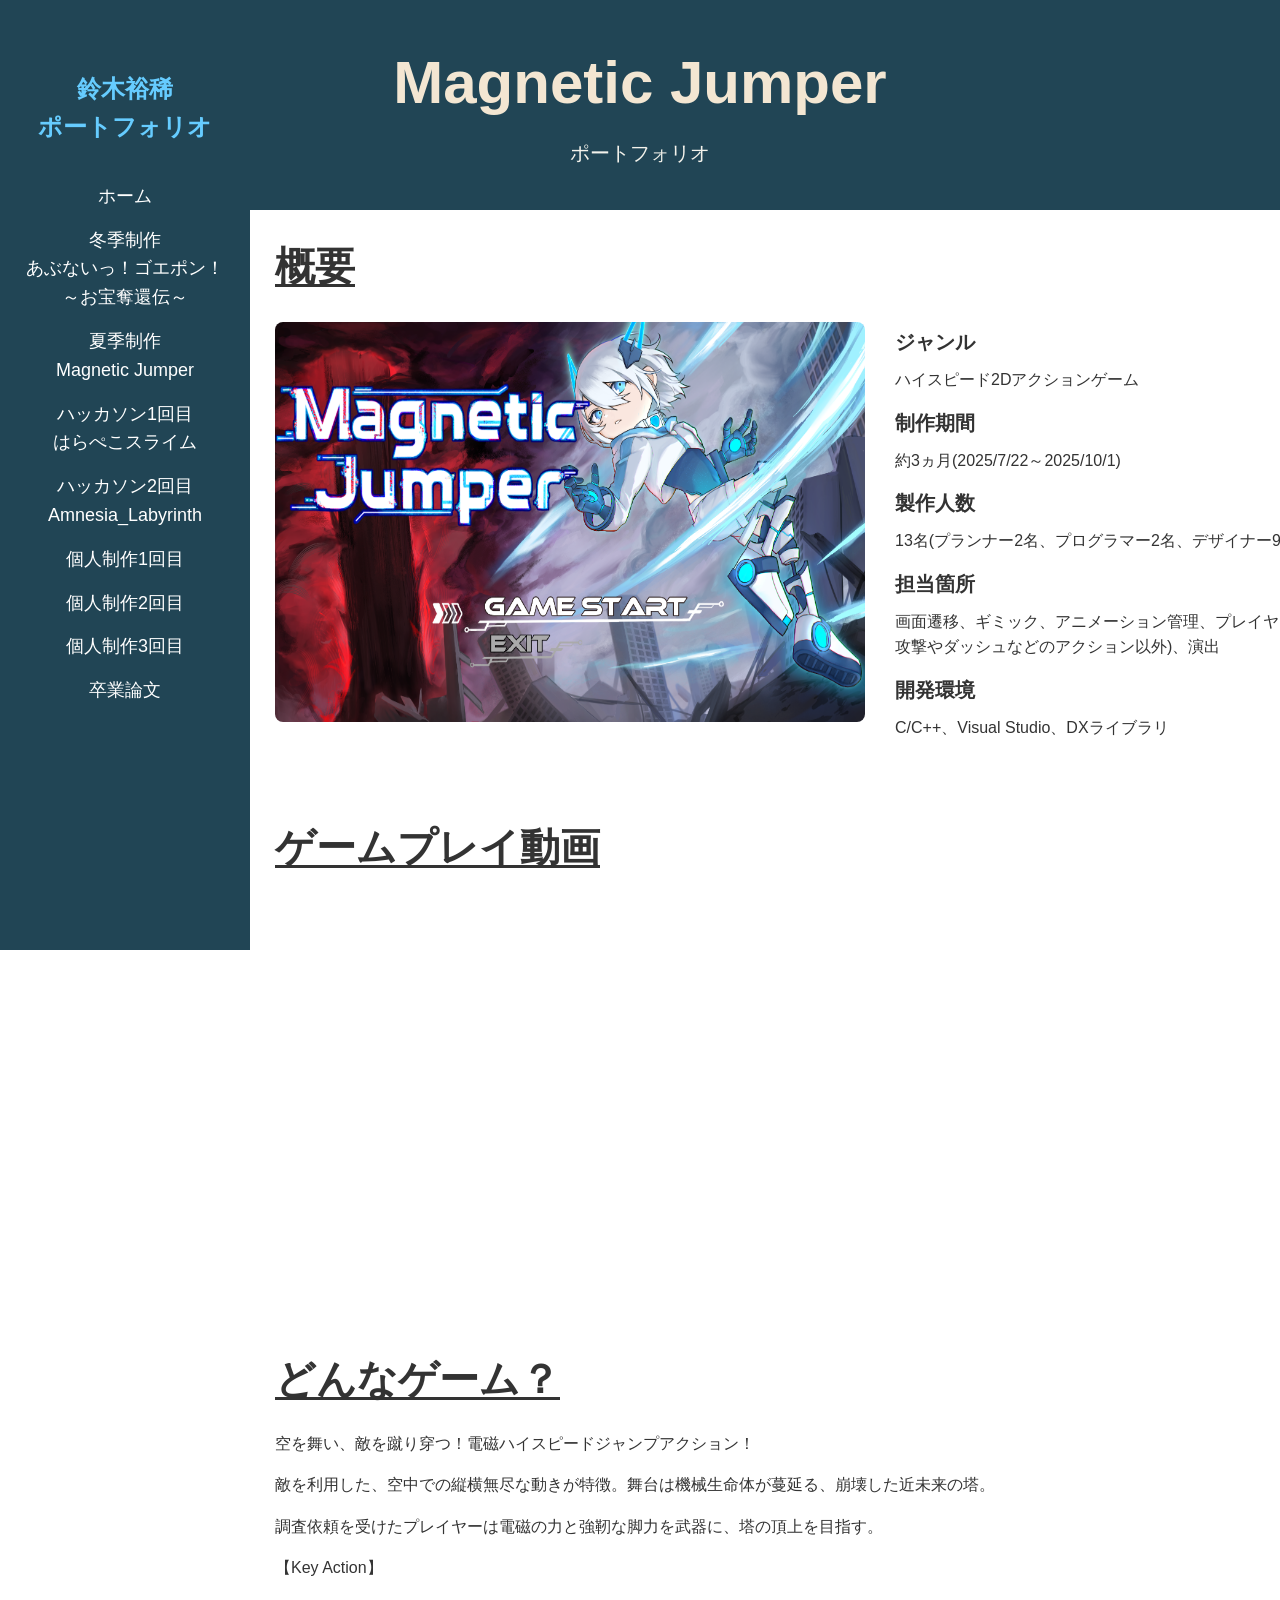
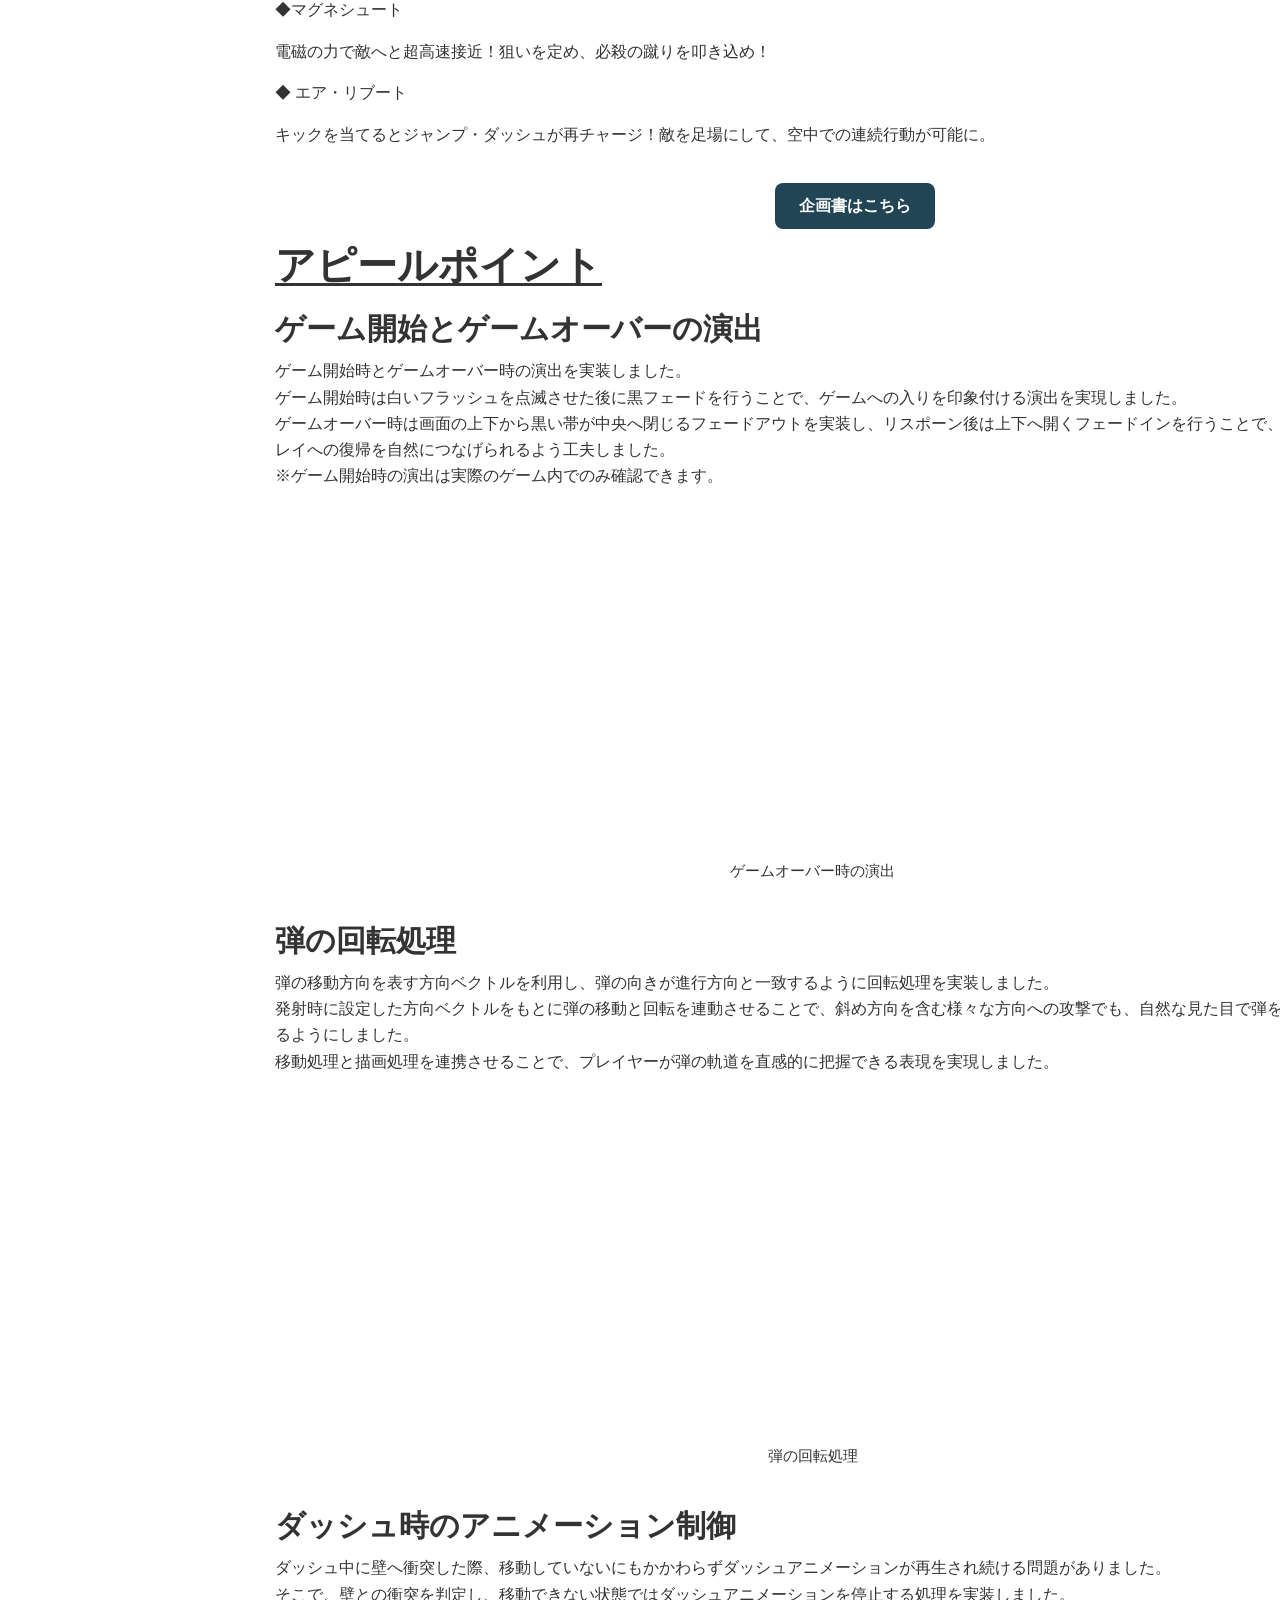
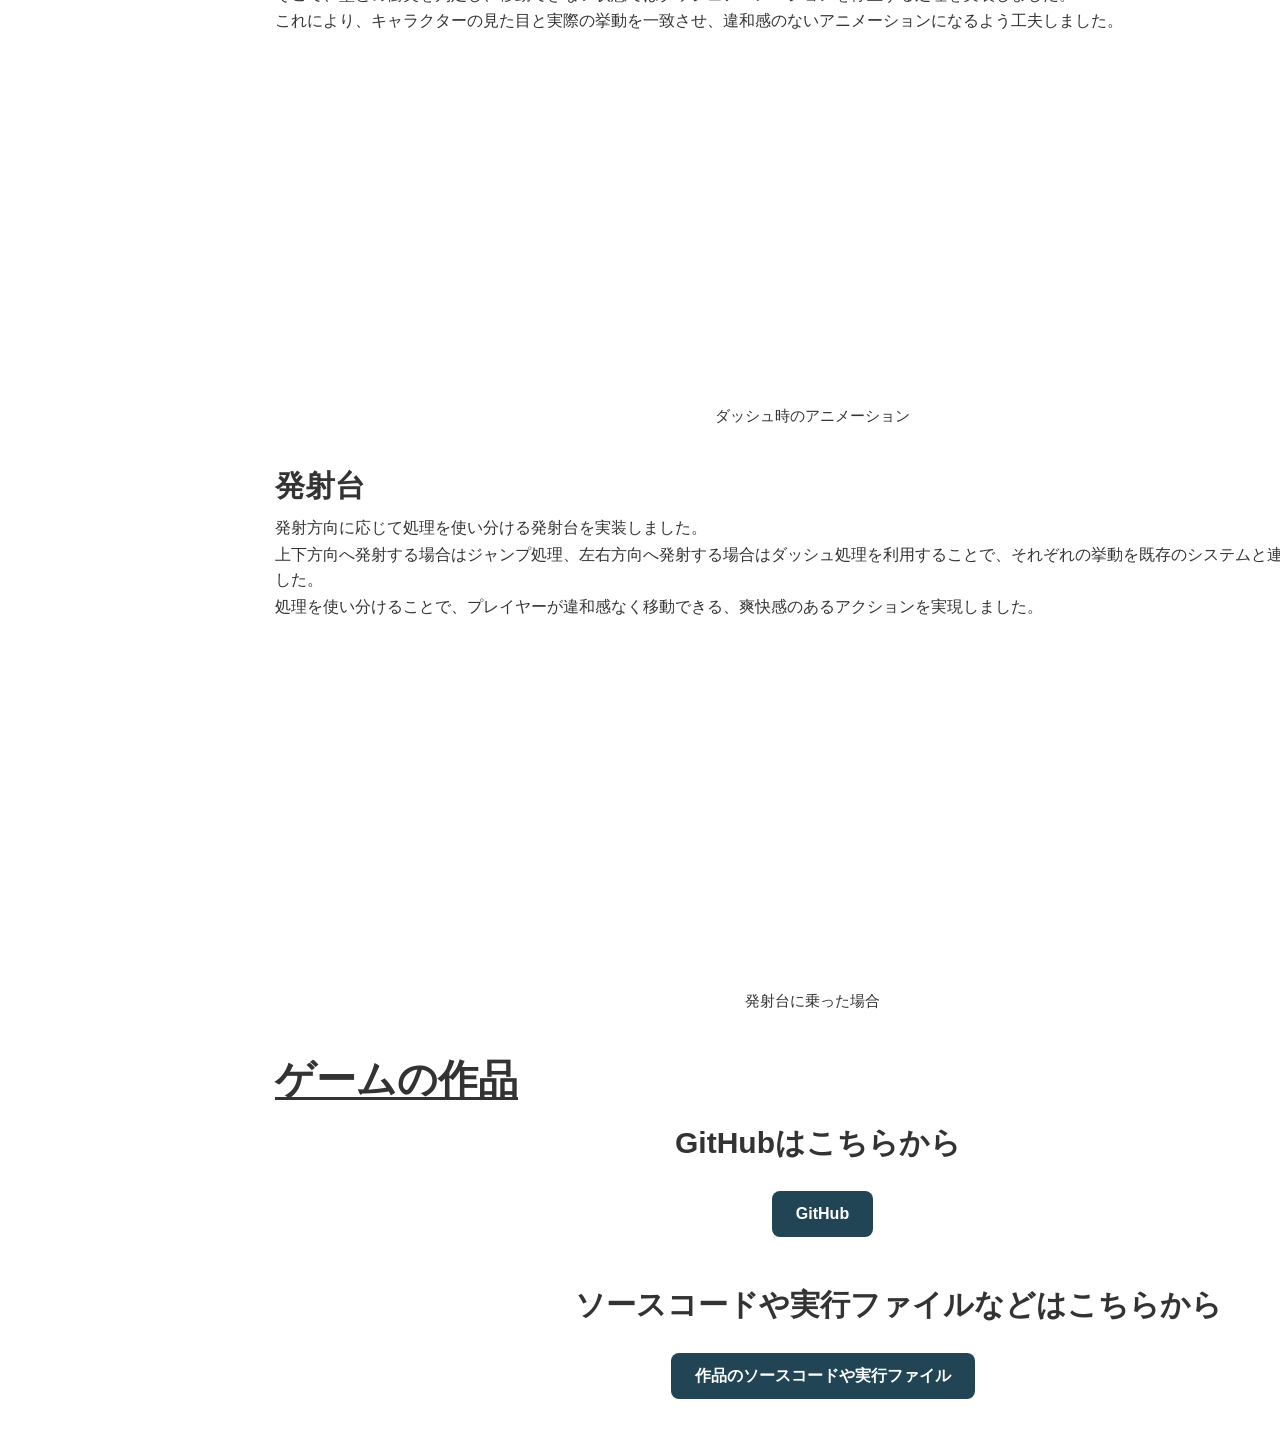
<file: magneticjumper.html>
<!DOCTYPE html>
<html lang="ja">
<head>
    <meta charset="UTF-8">
    <title>Magnetic Jumper</title>
    <meta name="keywords" content="ページのキーワードA,B,C">
    <meta name="description" content="ページの説明">
    <meta name="viewport" content="width=device-width, initial-scale=1.0">
    <link rel="stylesheet" href="magneticjumper.css">
</head>
<body>

    <nav id="side-menu">
        <p class="side-header">鈴木裕稀<br>ポートフォリオ</p>
        <ul>
            <li><a href="index.html">ホーム</a></li>
            <li>
                <a href="goepon.html">
                    冬季制作
                    <br>
                    あぶないっ！ゴエポン！
                    <br>
                    ～お宝奪還伝～
                </a>
            </li>
            <li>
                <a href="magneticjumper.html">
                    夏季制作
                    <br>
                    Magnetic Jumper
                    <br />
                </a>
            </li>
            <li>
                <a href="harapeko.html">
                    ハッカソン1回目
                    <br>
                    はらぺこスライム
                    <br />
                </a>
            </li>
            <li>
                <a href="Amnesia_Labyrinth.html">
                    ハッカソン2回目
                    <br>
                    Amnesia_Labyrinth
                    <br />
                </a>
            </li>
            <li>
                <a href="kojin1.html">
                    個人制作1回目
                </a>
            </li>
            <li>
                <a href="kojin2.html">
                    個人制作2回目
                </a>
            </li>
            <li>
                <a href="kojin3.html">
                    個人制作3回目
                </a>
            </li>
            <li><a href="sotsuron.html">卒業論文</a></li>
        </ul>
    </nav>
    <div id="overlay"> </div>
    <div id="outer">
        <header>
            <button id="menu-btn">☰</button>
            <div id="header-container">
                <div id="head-inner">
                    <h1>Magnetic Jumper</h1>
                    <p class="description">ポートフォリオ</p>
                </div>
            </div>
        </header>
        <div id="content-wrapper">
            <main>
                <div id="inner">
                    <h2>概要</h2>
                    <div class="overview-box">
                        <img src="res/images/MAGNETICJUMPER1.jpg" alt="Magnetic Jumperのゲーム内">

                        <div class="overview-text">
                            <h4>ジャンル</h4>
                            <p>ハイスピード2Dアクションゲーム</p>
                            <h4>制作期間</h4>
                            <p>約3ヵ月(2025/7/22～2025/10/1)</p>
                            <h4>製作人数</h4>
                            <p>13名(プランナー2名、プログラマー2名、デザイナー9名)</p>
                            <h4>担当箇所</h4>
                            <p>画面遷移、ギミック、アニメーション管理、プレイヤー(メイン攻撃やダッシュなどのアクション以外)、演出</p>
                            <h4>開発環境</h4>
                            <p>C/C++、Visual Studio、DXライブラリ</p>
                        </div>
                    </div>

                    <h2 class="playmovie">ゲームプレイ動画</h2>
                    <iframe class="magneticjumper-video"
                            src="https://drive.google.com/file/d/1jMBFupzwqkc3rqUiFvdk6WdV__aBn280/preview">
                    </iframe>

                    <h2 class="donnagame">どんなゲーム？</h2>
                    <p>空を舞い、敵を蹴り穿つ！電磁ハイスピードジャンプアクション！</p>
                    <p>敵を利用した、空中での縦横無尽な動きが特徴。舞台は機械生命体が蔓延る、崩壊した近未来の塔。</p>
                    <p>調査依頼を受けたプレイヤーは電磁の力と強靭な脚力を武器に、塔の頂上を目指す。</p>
                    <p>【Key Action】</p>
                    <p>◆マグネシュート</p>
                    <p>電磁の力で敵へと超高速接近！狙いを定め、必殺の蹴りを叩き込め！</p>
                    <p>◆ エア・リブート</p>
                    <p>キックを当てるとジャンプ・ダッシュが再チャージ！敵を足場にして、空中での連続行動が可能に。</p>

                    <a class="kikakusyo" href="https://drive.google.com/file/d/1D7tKwRRBA8A-w--T_4c9KJHmTIbnOob1/view?usp=drive_link" target="_blank">企画書はこちら</a>

                    <h2>アピールポイント</h2>

                    <h3>ゲーム開始とゲームオーバーの演出</h3>
                    <div class="apile-text">
                        <p>ゲーム開始時とゲームオーバー時の演出を実装しました。</p>
                        <p>ゲーム開始時は白いフラッシュを点滅させた後に黒フェードを行うことで、ゲームへの入りを印象付ける演出を実現しました。</p>
                        <p>ゲームオーバー時は画面の上下から黒い帯が中央へ閉じるフェードアウトを実装し、リスポーン後は上下へ開くフェードインを行うことで、ゲームプレイへの復帰を自然につなげられるよう工夫しました。</p>
                        <p>※ゲーム開始時の演出は実際のゲーム内でのみ確認できます。</p>
                        <iframe class="ensyutsu-movie"
                                src="https://drive.google.com/file/d/1-FU7tBC2h2Tiss_2zIiXuoqK9ZwfyT98/preview">
                        </iframe>


                        <p class="ensyutsu-tag">ゲームオーバー時の演出</p>
                    </div>

                    <h3>弾の回転処理</h3>
                    <div class="apile-text">
                        <p>弾の移動方向を表す方向ベクトルを利用し、弾の向きが進行方向と一致するように回転処理を実装しました。</p>
                        <p>発射時に設定した方向ベクトルをもとに弾の移動と回転を連動させることで、斜め方向を含む様々な方向への攻撃でも、自然な見た目で弾を表示できるようにしました。</p>
                        <p>移動処理と描画処理を連携させることで、プレイヤーが弾の軌道を直感的に把握できる表現を実現しました。</p>
                        
                        <iframe class="kaiten-movie"
                                src="https://drive.google.com/file/d/1dYXNuMmFgADIN6jxGDyu_qiFr16zRpoO/preview">
                        </iframe>

                        <p class="kaiten-tag">弾の回転処理</p>
                    </div>

                    <h3>ダッシュ時のアニメーション制御</h3>
                    <div class="apile-text">
                        <p>ダッシュ中に壁へ衝突した際、移動していないにもかかわらずダッシュアニメーションが再生され続ける問題がありました。</p>
                        <p>そこで、壁との衝突を判定し、移動できない状態ではダッシュアニメーションを停止する処理を実装しました。</p>
                        <p>これにより、キャラクターの見た目と実際の挙動を一致させ、違和感のないアニメーションになるよう工夫しました。</p>

                        <iframe class="dasshu-movie"
                                src="https://drive.google.com/file/d/18A_-dok2Ep_Jw3kTqmggEOQsDwJg3IDC/preview">
                        </iframe>

                        <p class="dasshu-tag">ダッシュ時のアニメーション</p>
                    </div>

                    <h3>発射台</h3>
                    <div class="apile-text">
                        <p>発射方向に応じて処理を使い分ける発射台を実装しました。</p>
                        <p>上下方向へ発射する場合はジャンプ処理、左右方向へ発射する場合はダッシュ処理を利用することで、それぞれの挙動を既存のシステムと連携させました。</p>
                        <p>処理を使い分けることで、プレイヤーが違和感なく移動できる、爽快感のあるアクションを実現しました。</p>

                        <iframe class="hasshadai-movie"
                                src="https://drive.google.com/file/d/1rhDNUFqX98a1Lxi-HJsOm3HDixpmTgfX/preview">
                        </iframe>

                        <p class="hasshadai-tag">発射台に乗った場合</p>

                    </div>

                    <h2>ゲームの作品</h2>
                    <h3 class="github-title">GitHubはこちらから</h3>

                    <div class="github-box">
                        <a href="https://github.com/Suzuki0007/Magnetic-Jumper" target="_blank">
                            GitHub
                        </a>
                    </div>

                    <h3 class="sakuhin">ソースコードや実行ファイルなどはこちらから</h3>

                    <div class="sorce">
                        <a href="https://drive.google.com/file/d/1GDBZAQD0iUtkl6HSWX9JSwoJaxAX-xvQ/preview" target="_blank">
                            作品のソースコードや実行ファイル
                        </a>
                    </div>

                </div>
            </main>
        </div>
    </div>
    <script>
        menu = document.getElementById("side-menu");// サイドメニュー
        button = document.getElementById("menu-btn");// メニューボタン
        overlay = document.getElementById("overlay");// 背景を暗くする

        // メニューボタンをクリックしたときの処理
        button.addEventListener("click", () => {
        // サイドメニューの表示・非表示を切り替える
        menu.classList.toggle("open");
        // 背景を暗くかどうかを切り替える
        overlay.classList.toggle("show");

        // メニューボタンの表示を切り替える
        if(menu.classList.contains("open")) {
        // サイドメニューが表示されている場合は「✕」にする
        button.textContent = "✕";
        }
        else {
        // サイドメニューが非表示の場合は「☰」にする
        button.textContent = "☰";
        }
        });


    </script>
</body>

</html>
</file>
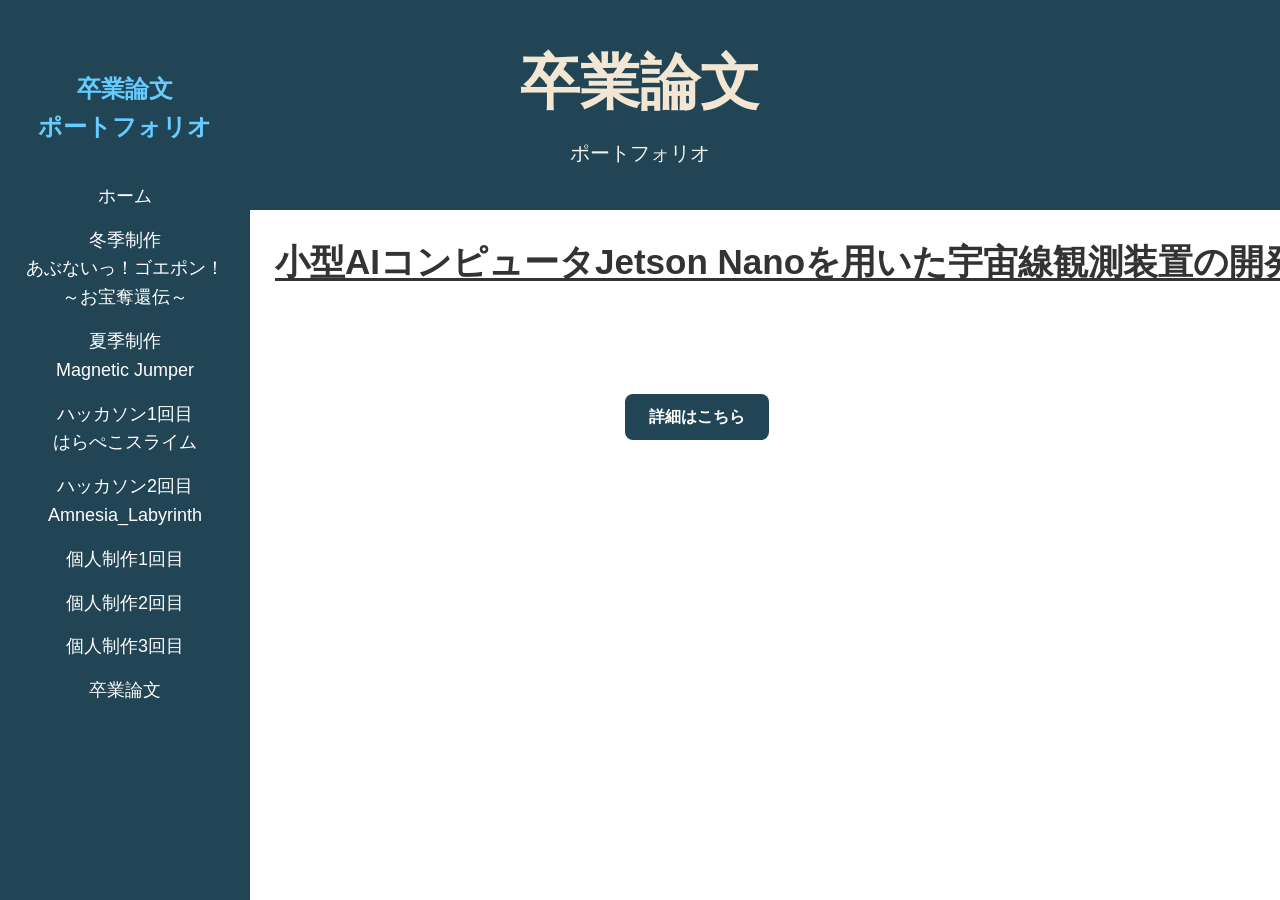
<file: sotsuron.html>
<!DOCTYPE html>
<html lang="ja">
<head>
    <meta charset="UTF-8">
    <title>卒論</title>
    <meta name="keywords" content="ページのキーワードA,B,C">
    <meta name="description" content="ページの説明">
    <meta name="viewport" content="width=device-width, initial-scale=1.0">
    <link rel="stylesheet" href="sotsuron.css">
</head>
<body>
    <nav id="side-menu">
        <p class="side-header">卒業論文<br>ポートフォリオ</p>
        <ul>
            <li><a href="index.html">ホーム</a></li>
            <li>
                <a href="goepon.html">
                    冬季制作
                    <br>
                    あぶないっ！ゴエポン！
                    <br>
                    ～お宝奪還伝～
                </a>
            </li>
            <li>
                <a href="magneticjumper.html">
                    夏季制作
                    <br>
                    Magnetic Jumper
                    <br />
                </a>
            </li>
            <li>
                <a href="harapeko.html">
                    ハッカソン1回目
                    <br>
                    はらぺこスライム
                    <br />
                </a>
            </li>
            <li>
                <a href="Amnesia_Labyrinth.html">
                    ハッカソン2回目
                    <br>
                    Amnesia_Labyrinth
                    <br />
                </a>
            </li>
            <li>
                <a href="kojin1.html">
                    個人制作1回目
                </a>
            </li>
            <li>
                <a href="kojin2.html">
                    個人制作2回目
                </a>
            </li>
            <li>
                <a href="kojin3.html">
                    個人制作3回目
                </a>
            </li>
            <li><a href="sotsuron.html">卒業論文</a></li>
        </ul>
    </nav>
    <div id="overlay"> </div>
    <div id="outer">
        <header>
            <button id="menu-btn">☰</button>
            <div id="header-container">
                <div id="head-inner">
                    <h1>卒業論文</h1>
                    <p class="description">ポートフォリオ</p>
                </div>
            </div>
        </header>
        <div id="content-wrapper">
            <main>
                <div id="inner">
                    <h2>小型AIコンピュータJetson Nanoを用いた宇宙線観測装置の開発</h2>
                    <a class="sotsuron" href="https://drive.google.com/file/d/1mR0y2aI8uAmtnirzyNzoQUszErAr0INW/view?usp=drive_link" target="_blank">詳細はこちら</a>
                </div>
            </main>
        </div>
    </div>
    <script>
        menu = document.getElementById("side-menu");// サイドメニュー
        button = document.getElementById("menu-btn");// メニューボタン
        overlay = document.getElementById("overlay");// 背景を暗くする

        // メニューボタンをクリックしたときの処理
        button.addEventListener("click", () => {
        // サイドメニューの表示・非表示を切り替える
        menu.classList.toggle("open");
        // 背景を暗くかどうかを切り替える
        overlay.classList.toggle("show");

        // メニューボタンの表示を切り替える
        if(menu.classList.contains("open")) {
        // サイドメニューが表示されている場合は「✕」にする
        button.textContent = "✕";
        } 
        else {
        // サイドメニューが非表示の場合は「☰」にする
        button.textContent = "☰";
        }
        });

        // 背景を暗くする部分をクリックしたときの処理
        overlay.addEventListener("click", () => {
        // サイドメニューを非表示にする
            menu.classList.remove("open");
        // 背景を暗くする部分を非表示にする
            overlay.classList.remove("show");
        // メニューボタンの表示を「☰」にする
            button.textContent = "☰";
        });
    </script>
</body>

</html>
</file>
<file: index.css>
@charset "UTF-8";

/* ===========================
   ページ全体
=========================== */

/* ページ全体の設定 */
body {
    margin: 0; /* 外側の余白をなくす */
    padding: 0; /* 内側の余白をなくす */
    font-family: "游ゴシック Medium", "ヒラギノ角ゴ Pro", "Hiragino Kaku Gothic Pro", "メイリオ", "Meiryo", sans-serif; /* フォント */
    line-height: 1.6; /* 行間 */
    font-size: 16px; /* 基本文字サイズ */
}

/* ===========================
   ヘッダー
=========================== */

/* ヘッダーの横幅 */
#header-container {
    margin: 0 auto; /* 中央寄せ */
    width: 694px; /* 横幅 */
}

/* ヘッダー背景 */
header {
    background-color: #214555; /* 背景色 */
}

/* ヘッダー内の余白 */
#head-inner {
    padding: 25px 0; /* 上下25px */
    text-align: center; /* 中央揃え */
}

/* タイトル */
h1 {
    font-size: 60px; /* 文字サイズ */
    font-weight: bold; /* 太字 */
    padding: 10px 0 0 0; /* 上だけ余白 */
    margin: 0; /* 外側余白なし */
    color: #f3e6d2; /* 文字色 */
}

    /* タイトルのリンク */
    h1 a {
        font-weight: bold; /* 太字 */
        color: #f3e6d2; /* 文字色 */
        text-decoration: none; /* 下線なし */
    }

        /* タイトルリンクにカーソルを合わせた時 */
        h1 a:hover {
            color: #e8f3f9; /* 色変更 */
            text-decoration: none;
        }

/* サブタイトル */
.description {
    font-size: 20px; /* 文字サイズ */
    line-height: 1.2; /* 行間 */
    color: #f3f2eb; /* 文字色 */
    margin: 0.5em 0 1em 0; /* 外側余白 */
}

/* ===========================
   見出し
=========================== */

h2 {
    font-size: 40px;
    margin: 0; /* 外側余白 */
    padding: 4px 0; /* 内側余白 */
    text-decoration: underline;
    text-decoration-thickness: 3px; /* 線の太さ */
    text-underline-offset: 4px; /* 文字から線までの距離 */
}

h3 {
    font-size: 30px;
    margin: 0;
    padding: 4px 0;
}

h4 {
    font-size: 20px;
    margin: 0;
    padding: 4px 0;
}

h5 {
    font-size: 25px;
    margin: 0;
    padding: 4px 0;
}

/* ===========================
   メインコンテンツ
=========================== */

/* コンテンツ全体 */
#content-wrapper {
    margin: 0 auto; /* 中央寄せ */
    width: 1350px; /* 横幅 */
}

/* メイン文字色 */
main {
    color: #333;
}

/* コンテンツの余白 */
#inner {
    padding: 20px 0 0 275px; /* 左に200px余白 */
}

/* ===========================
   リスト
=========================== */

/* ul */
ul {
    margin: 0 0 0 1em;
    padding: 0;
}

/* li */
li {
    list-style: disc;
}

/* ===========================
   段落
=========================== */

/* 段落 */
p {
    margin: 1em 0;
}

/* ===========================
   画像
=========================== */

/* 全画像共通 */
img {
    max-width: 100%; /* 親要素を超えない */
    height: auto; /* 縦横比維持 */
    border: 0;
}

/* ===========================
   区切り線
=========================== */

hr {
    border-width: 1px 0 0 0;
    border-style: solid;
    border-color: #ccc;
    height: 1px;
}

/* ===========================
   リンク
=========================== */

/* 全リンク */
a {
    font-weight: normal;
}

/* ===========================
   サイドメニュー
=========================== */

/* サイドメニュー本体 */
#side-menu {
    position: fixed; /* 固定表示 */
    top: 0;
    left: 0;
    width: 250px; /* 横幅 */
    height: 100vh; /* 高さ */
    background-color: #214555; /* 背景色 */
    transition: left 0.3s ease; /* 開閉アニメーション */
    display: flex;
    flex-direction: column; /* 縦並び */
    align-items: center; /* 中央揃え */
    padding-top: 50px; /* 上余白 */
}

    /* メニューリスト */
    #side-menu ul {
        margin: 0;
        padding: 0;
        width: 100%;
    }

    /* メニュー項目 */
    #side-menu li {
        list-style: none;
        text-align: center;
        margin: 15px 0;
    }

/* ポートフォリオタイトル */
.side-header {
    width: 100%;
    margin: 20px 0;
    padding: 0;
    text-align: center;
    color: #66ccff;
    font-size: 24px;
    font-weight: bold;
}

/* メニューを開くボタン */
#menu-btn {
    display: none;
    position: fixed;
    top: 15px;
    left: 20px;
    z-index: 1000;
}

/* メニューが開いた状態 */
#side-menu.open {
    left: 0;
}

/* メニューリンク */
#side-menu li a {
    display: block;
    color: white;
    text-decoration: none;
    font-size: 18px;
}

    /* メニューリンクにカーソル */
    #side-menu li a:hover {
        color: #ffd966;
    }

/* プロフィールコンテナ */
.profile-container {
    display: flex;
    justify-content: space-between;
    align-items: flex-start;
    gap: 50px;
}

/* プロフィールテキスト */
.profile-text {
    flex: 1;
}

/* プロフィール画像 */
.profile-image img {
    width: 250px;
    height: 350px;
    margin-top: -100px;
    border-radius: 10px;
}


/* ===========================
   学校リンク
=========================== */

/* 学校名リンク */
.school-link {
    text-decoration: none;
    color: #1d50a2;
}

    /* 学校リンクにカーソル */
    .school-link:hover {
        text-decoration: underline;
    }

/* 学科リンク */
.department-link {
    text-decoration: none;
    margin-left: 20px;
    color: #1d50a2;
}

    /* 学科リンクにカーソル */
    .department-link:hover {
        text-decoration: underline;
    }

/* 学校住所 */
.school-address {
    margin-left: 120px;
    margin-top: -10px;
    color: #130012;
    font-size: 15px;
}

/* ===========================
   背景オーバーレイ
=========================== */

/* 背景を暗くする */
#overlay {
    position: fixed;
    top: 0;
    left: 0;
    width: 100%;
    height: 100%;
    background-color: rgba(0,0,0,0.5);
    display: none;
    z-index: 999;
}

    /* オーバーレイ表示 */
    #overlay.show {
        display: block;
    }

/* メニューの重なり順 */
#side-menu {
    z-index: 1000;
}

/* ボタンを最前面に */
#menu-btn {
    z-index: 1001;
}

/* ===========================
   画像と文章
=========================== */

/*全作品を横並び*/
.game-list {
    display:flex;
    flex-wrap: wrap;
    gap: 40px;
}

/*1作品*/
.game-card {
    width: 500px;
}

    .game-card img {
        height:auto;
        border-radius: 8px; /*四つ角を丸める*/
        margin-bottom: 20px;
    }

/* 職歴のインデント */
.indent {
    margin-left: 108px;
}

/* ゲーム作品 */
.game-sakuhinn {
    margin-bottom: 20px;
}

/* ゲームタイトル */
.game-title span {
    display: block;
}

/* 作成時期 */
.seisakujiki {
    margin-left: 200px;
}

/* はらぺこスライムの作成時期 */
.seisakujiki-harapeko {
    margin-left: 160px;
}

/* Amnesia_Labyrinthの作成時期 */
.seisakujiki-amnesia {
    margin-left: 160px;
}

/* 個人制作1回目の作成時期 */
.seisakujiki-kojin1 {
    margin-left: 160px;
}

/* ゴエポンのタイトル名 */
.game-main-goepon {
    margin-left: 20px;
    margin-bottom: 20px;
}

/* Magnetic Jumperのタイトル名 */
.game-main-mag {
    margin-left: 160px;
    margin-bottom: 20px;
}

/* はらぺこスライムのタイトル名 */
.game-main-harapeko {
    margin-left: 160px;
    margin-bottom: 20px;
}

/* Amnesia_Labyrinthのタイトル名 */
.game-main-amnesia {
    margin-left: 160px;
    margin-bottom: 20px;
}

/* 個人制作1回目のタイトル名 */
.game-main-kojin1 {
    margin-left: 160px;
    margin-bottom: 20px;
}

/* ゲームのジャンル */
.janru {
    margin-left: 180px;
}

/* ゴエポンのジャンルタイトル */
.janru-sub-goepon {
    margin-top: 0;
    margin-left: 130px;
}

/* Magnetic Jumperのジャンルタイトル */
.janru-sub-mag {
    margin-top: 0;
    margin-left: 160px;
}

/* はらぺこスライムのジャンルタイトル */
.janru-sub-harapeko {
    margin-top: 0;
    margin-left: 210px;
}

/* Amnesia_Labyrinthのジャンルタイトル */
.janru-sub-amnesia {
    margin-top: 0;
    margin-left: 100px;
}

/* 個人制作1回目のジャンルタイトル */
.janru-sub-kojin1 {
    margin-top: 0;
    margin-left: 160px;
}

/* 個人制作2回目のジャンルタイトル */
.janru-sub-kojin2 {
    margin-top: 0;
    margin-left: 160px;
}

/* 個人制作3回目のジャンルタイトル */
.janru-sub-kojin3 {
    margin-top: 0;
    margin-left: 140px;
}

/* 制作期間 */
.kikann {
    margin-left: 210px;
}

/*日にち*/
.kikann-sub {
    margin-top: 0;
    margin-left: 130px;
}

/* 制作期間ハッカソン */
.kikann-sub-hakkason {
    margin-top: 0;
    margin-left: 150px;
}

/* 制作人数 */
.ninzu {
    margin-left: 210px;
}

/* 人数 */
.ninzu-sub {
    margin-top: 0;
    margin-left: 80px;
}

/* 制作人数個人 */
.ninzu-sub-kojin {
    margin-top: 0;
    margin-left: 240px;
}

/* 担当箇所 */
.tantou {
    margin-left: 210px;
}

/* ゴエポンの担当箇所 */
.tantou-sub-goepon {
    margin-top: 0;
    margin-left: 50px;
}

/* Magnetic Jumperの担当箇所 */
.tantou-sub-mag {
    margin-top: 0;
    margin-left: 60px;
}

/* はらぺこスライムの担当箇所 */
.tantou-sub-harapeko {
    margin-top: 0;
    margin-left: 130px;
}

/* Amnesia_Labyrinthの担当箇所 */
.tantou-sub-amnesia {
    margin-top: 0;
    margin-left: 90px;
}

/* 個人制作の担当箇所 */
.tantou-sub-kojin {
    margin-top: 0;
    margin-left: 220px;
}

/* 開発環境 */
.kaihatu {
    margin-left: 210px;
}

/* ゴエポンの開発環境 */
.kaihatu-sub-goepon {
    margin-top: 0;
    margin-left: 90px;
}

/* Magnetic Jumperの開発環境 */
.kaihatu-sub-mag {
    margin-top: 0;
    margin-left: 110px;
}

/* はらぺこスライムの開発環境 */
.kaihatu-sub-harapeko {
    margin-top: 0;
    margin-left: 110px;
}

/* Amnesia_Labyrinthの開発環境 */
.kaihatu-sub-amnesia {
    margin-top: 0;
    margin-left: 90px;
}

/* 個人制作1回目の開発環境 */
.kaihatu-sub-kojin1 {
    margin-top: 0;
    margin-left: 120px;
}

/* 個人制作2回目の開発環境 */
.kaihatu-sub-kojin2 {
    margin-top: 0;
    margin-left: 40px;
}

/* 個人制作3回目の開発環境 */
.kaihatu-sub-kojin3 {
    margin-top: 0;
    margin-left: 110px;
}

/* ゴエポンの詳細ボタン */
.detail-button-goepon {
    display: inline-block;
    margin-top: 20px;
    margin-left: 130px;
    margin-bottom: 40px;
    padding: 10px 80px;
    background-color: #214555;
    color: #fff;
    text-decoration: none;
    border-radius: 4px;
    font-weight: bold;
    transition: 0.3s;
}

    /* ゴエポンの詳細ボタンにカーソル */
    .detail-button-goepon:hover {
        background-color: #1a3a4a;
    }

/* Magnetic Jumperの詳細ボタン */
.detail-button-mag {
    display: inline-block;
    margin-top: 20px;
    margin-left: 130px;
    margin-bottom: 40px;
    padding: 10px 80px;
    background-color: #214555;
    color: #fff;
    text-decoration: none;
    border-radius: 4px;
    font-weight: bold;
    transition: 0.3s;
}
    /* Magnetic Jumperの詳細ボタンにカーソル */
    .detail-button-mag:hover {
        background-color: #1a3a4a;
    }

/* はらぺこスライムの詳細ボタン */
.detail-button-harapeko {
    display: inline-block;
    margin-top: 20px;
    margin-left: 130px;
    margin-bottom: 40px;
    padding: 10px 80px;
    background-color: #214555;
    color: #fff;
    text-decoration: none;
    border-radius: 4px;
    font-weight: bold;
    transition: 0.3s;
}
    /* はらぺこスライムの詳細ボタンにカーソル */
    .detail-button-harapeko:hover {
        background-color: #1a3a4a;
    }

/* Amnesia_Labyrinthの詳細ボタン */
.detail-button-amnesia {
    display: inline-block;
    margin-top: 20px;
    margin-left: 130px;
    margin-bottom: 40px;
    padding: 10px 80px;
    background-color: #214555;
    color: #fff;
    text-decoration: none;
    border-radius: 4px;
    font-weight: bold;
    transition: 0.3s;
}
    /* Amnesia_Labyrinthの詳細ボタンにカーソル */
    .detail-button-amnesia:hover {
        background-color: #1a3a4a;
    }

/* 個人制作の詳細ボタン */
.detail-button-kojin {
    display: inline-block;
    margin-top: 20px;
    margin-left: 130px;
    margin-bottom: 40px;
    padding: 10px 80px;
    background-color: #214555;
    color: #fff;
    text-decoration: none;
    border-radius: 4px;
    font-weight: bold;
    transition: 0.3s;
}
    /* 個人制作1回目の詳細ボタンにカーソル */
    .detail-button-kojin:hover {
        background-color: #1a3a4a;
    }

/* ===========================
   レスポンシブ
=========================== */

@media screen and (max-width:1200px) {

    /* メニューボタン表示 */
    #menu-btn {
        display: block;
    }

    /* メニューを画面外へ */
    #side-menu {
        left: -250px;
    }

        /* メニュー表示 */
        #side-menu.open {
            left: 0;
        }
}

@media screen and (max-width:767px) {

    /* ヘッダー幅 */
    #header-container {
        width: 100%;
    }

    /* ヘッダー内余白 */
    #head-inner {
        padding: 25px 10px;
    }

    /* コンテンツ幅 */
    #content-wrapper {
        width: 100%;
    }

    /* メイン */
    main {
        width: 100%;
    }

    /* コンテンツ余白 */
    #inner {
        padding: 20px 10px 0 10px;
    }
}
</file>
<file: Amnesia_Labyrinth.css>
@charset "UTF-8";

/* ===========================
   ページ全体
=========================== */

/* ページ全体の設定 */
body {
    margin: 0;
    padding: 0;
    font-family: "游ゴシック Medium", "ヒラギノ角ゴ Pro", "Hiragino Kaku Gothic Pro", "メイリオ", "Meiryo", sans-serif;
    line-height: 1.6;
    font-size: 16px;
}

/* ===========================
   ヘッダー
=========================== */

/* ヘッダーの横幅 */
#header-container {
    margin: 0 auto; /* 中央寄せ */
    width: 694px; /* 横幅 */
}

/* ヘッダー背景 */
header {
    background-color: #214555; /* 背景色 */
}

/* ヘッダー内の余白 */
#head-inner {
    padding: 25px 0; /* 上下25px */
    text-align: center; /* 中央揃え */
}

/* タイトル */
h1 {
    font-size: 60px; /* 文字サイズ */
    font-weight: bold; /* 太字 */
    padding: 10px 0 0 0; /* 上だけ余白 */
    margin: 0; /* 外側余白なし */
    color: #f3e6d2; /* 文字色 */
}

    /* タイトルのリンク */
    h1 a {
        font-weight: bold; /* 太字 */
        color: #f3e6d2; /* 文字色 */
        text-decoration: none; /* 下線なし */
    }

        /* タイトルリンクにカーソルを合わせた時 */
        h1 a:hover {
            color: #e8f3f9; /* 色変更 */
            text-decoration: none;
        }

/* サブタイトル */
.description {
    font-size: 20px; /* 文字サイズ */
    line-height: 1.2; /* 行間 */
    color: #f3f2eb; /* 文字色 */
    margin: 0.5em 0 1em 0; /* 外側余白 */
}

/* ===========================
   見出し
=========================== */

h2 {
    font-size: 40px;
    margin: 0; /* 外側余白 */
    padding: 4px 0; /* 内側余白 */
    text-decoration: underline;
    text-decoration-thickness: 3px; /* 線の太さ */
    text-underline-offset: 4px; /* 文字から線までの距離 */
}

h3 {
    font-size: 30px;
    margin: 0;
    padding: 4px 0;
}

h4 {
    font-size: 20px;
    margin: 0;
    padding: 4px 0;
}

h5 {
    font-size: 25px;
    margin: 0;
    padding: 4px 0;
}

/* ===========================
   メインコンテンツ
=========================== */

/* コンテンツ全体 */
#content-wrapper {
    margin: 0 auto; /* 中央寄せ */
    width: 1350px; /* 横幅 */
}

/* メイン文字色 */
main {
    color: #333;
}

/* コンテンツの余白 */
#inner {
    padding: 20px 0 0 275px; /* 左に200px余白 */
}

/* ===========================
   リスト
=========================== */

/* ul */
ul {
    margin: 0 0 0 1em;
    padding: 0;
}

/* li */
li {
    list-style: disc;
}

/* ===========================
   段落
=========================== */

/* 段落 */
p {
    margin: 1em 0;
}

/* ===========================
   画像
=========================== */

/* 全画像共通 */
img {
    max-width: 100%; /* 親要素を超えない */
    height: auto; /* 縦横比維持 */
    border: 0;
}

/* ===========================
   区切り線
=========================== */

hr {
    border-width: 1px 0 0 0;
    border-style: solid;
    border-color: #ccc;
    height: 1px;
}

/* ===========================
   リンク
=========================== */

/* 全リンク */
a {
    font-weight: normal;
}

#middle-inner {
    padding: 20px 0 20px 0;
}

/* ===========================
   サイドメニュー
=========================== */

/* サイドメニュー本体 */
#side-menu {
    position: fixed; /* 固定表示 */
    top: 0;
    left: 0;
    width: 250px; /* 横幅 */
    height: 100vh; /* 高さ */
    background-color: #214555; /* 背景色 */
    transition: left 0.3s ease; /* 開閉アニメーション */
    display: flex;
    flex-direction: column; /* 縦並び */
    align-items: center; /* 中央揃え */
    padding-top: 50px; /* 上余白 */
}

    /* メニューリスト */
    #side-menu ul {
        margin: 0;
        padding: 0;
        width: 100%;
    }

    /* メニュー項目 */
    #side-menu li {
        list-style: none;
        text-align: center;
        margin: 15px 0;
    }

/* ポートフォリオタイトル */
.side-header {
    width: 100%;
    margin: 20px 0;
    padding: 0;
    text-align: center;
    color: #66ccff;
    font-size: 24px;
    font-weight: bold;
}

/* メニューを開くボタン */
#menu-btn {
    display: none;
    position: fixed;
    top: 15px;
    left: 20px;
    z-index: 1000;
}

/* メニューが開いた状態 */
#side-menu.open {
    left: 0;
}

/* メニューリンク */
#side-menu li a {
    display: block;
    color: white;
    text-decoration: none;
    font-size: 18px;
}

    /* メニューリンクにカーソル */
    #side-menu li a:hover {
        color: #ffd966;
    }

/* ===========================
   背景オーバーレイ
=========================== */

/* 背景を暗くする */
#overlay {
    position: fixed;
    top: 0;
    left: 0;
    width: 100%;
    height: 100%;
    background-color: rgba(0,0,0,0.5);
    display: none;
    z-index: 999;
}

    /* オーバーレイ表示 */
    #overlay.show {
        display: block;
    }

/* メニューの重なり順 */
#side-menu {
    z-index: 1000;
}

/* ボタンを最前面に */
#menu-btn {
    z-index: 1001;
}

/* ===========================
   概要
=========================== */

/* 概要ボックス */
.overview-box {
    display: flex;
    align-items: flex-start;
    gap: 30px;
    margin-top: 20px;
}

    /* 概要画像 */
    .overview-box img {
        width: 590px;
        height: 400px;
        border-radius: 8px;
    }

/* 概要テキスト */
.overview-text {
    flex: 1;
}

/* 概要テキストの見出し */
.overview-text h4 {
    margin-bottom: 5px;
}

    /* 概要テキストの段落 */
    .overview-text p {
        margin-top: 0;
        margin-bottom: 10px;
    }

/* ===========================
   Amnesia Labyrinth動画
=========================== */

/* 動画ボックス */
.playmovie {
    margin-top: 60px;
}

/* 動画 */
.Amnesia_Labyrinth-video {
    width: 800px;
    max-width: 100%;
    height: 400px;
    display: block;
    border: none;
    border-radius: 10px;
}

.panch-movie {
    text-align: center;
    margin-top: 40px;
}

    .panch-movie iframe {
        width: 600px;
        max-width: 100%;
        height: 400px;
        display: block;
        margin: 0 auto;
        border: none;
        border-radius: 10px;
    }

    .panch-movie p {
        margin-top: 10px;
    }

.enemy-movie {
    text-align: center;
    margin-top: 40px;
}

    .enemy-movie iframe {
        width: 600px;
        max-width: 100%;
        height: 400px;
        display: block;
        margin: 0 auto;
        border: none;
        border-radius: 10px;
    }

    .panch-movie p {
        margin-top: 10px;
    }

/* どんなゲーム？ */
.donnagame {
    margin-top: 60px;
}

/* ===========================
   企画書
=========================== */

/* 企画書ボタン */
.kikakusyo {
    display: inline-block;
    padding: 10px 24px;
    margin-top: 20px;
    margin-left: 450px;
    background-color: #214555;
    color: #ffffff;
    text-decoration: none;
    font-weight: bold;
    border-radius: 8px;
    transition: background-color 0.3s;
}

    /* ホバー時 */
    .kikakusyo:hover {
        background-color: #2f6278;
    }

/* アピールポイントのテキスト */
.apile-text p {
    margin: 1px 0;
}

/* GitHubの複数コードリンク */
.github-code-links {
    display: flex;
    flex-direction: column;
    align-items: center;
    gap: 10px;
    margin: 20px 0 30px 0;
}

/* GitHubのコードリンク */
.github-code-link {
    display: inline-block;
    padding: 10px 24px;
    background-color: #214555;
    color: #ffffff;
    text-decoration: none;
    font-weight: bold;
    border-radius: 8px;
    transition: background-color 0.3s;
}

    /* ホバー時 */
    .github-code-link:hover {
        background-color: #2f6278;
    }

/* ファイルの画像アイテム */
.file-image-item {
    width: 400px;
    margin: 50px auto 0;
    text-align: center;
}

    /* ファイルの画像 */
    .file-image-item img {
        width: 100%;
        height: auto;
        display: block;
        border-radius: 10px;
    }

    /* ファイルのラベル */
    .file-image-item p {
        margin-top: 10px;
    }


.github-title {
    margin-left: 400px;
}

/* GitHubボックス */
.github-box {
    margin-top: 30px;
    text-align: center;
}
    /* GitHubリンク */
    .github-box a {
        display: inline-block;
        padding: 10px 24px;
        margin: -60px 0 40px 20px;
        background-color: #214555;
        color: #ffffff;
        text-decoration: none;
        font-weight: bold;
        border-radius: 8px;
        transition: background-color 0.3s;
    }
        
        /* ホバー時 */
        .github-box a:hover {
            background-color: #2f6278;
        }

.sakuhin {
    margin-left: 300px;
}

/* 作品のダウンロード */
.sorce {
    margin-top: 30px;
    text-align: center;
}
    /* GitHubリンク */
    .sorce a {
        display: inline-block;
        padding: 10px 24px;
        margin: -60px 0 40px 20px;
        background-color: #214555;
        color: #ffffff;
        text-decoration: none;
        font-weight: bold;
        border-radius: 8px;
        transition: background-color 0.3s;
    }

        /* ホバー時 */
        .sorce a:hover {
            background-color: #2f6278;
        }

@media screen and (max-width: 1200px) {
    /* ☰を表示 */
    #menu-btn {
        display: block;
    }
    /* サイドメニューを非表示にする */
    #side-menu {
        left: -250px;
    }
        /* 開いた状態 */
        #side-menu.open {
            left: 0;
        }
}

@media screen and (max-width: 767px) {
    #header-container {
        margin: 0;
        width: 100%;
    }

    header {
    }

    #head-inner {
        padding: 25px 10px;
        background-color: #214555;
    }

    .description {
    }

    #content-wrapper {
        margin: 0;
        width: 100%;
    }

    main {
        width: 100%;
        color: #333;
    }

    #inner {
        padding: 20px 10px 0 10px;
    }

    aside {
        width: 100%;
    }

    #middle-inner {
        padding: 10px 10px 20px 10px;
    }
}
</file>
<file: goepon.css>
@charset "UTF-8";

/* ===========================
   ページ全体
=========================== */

/* ページ全体の設定 */
body {
    margin: 0;
    padding: 0;
    font-family: "游ゴシック Medium", "ヒラギノ角ゴ Pro", "Hiragino Kaku Gothic Pro", "メイリオ", "Meiryo", sans-serif;
    line-height: 1.6;
    font-size: 16px;
}

/* ===========================
   ヘッダー
=========================== */

/* ヘッダーの横幅 */
#header-container {
    margin: 0 auto; /* 中央寄せ */
    width: 694px; /* 横幅 */
}

/* ヘッダー背景 */
header {
    background-color: #214555; /* 背景色 */
}

/* ヘッダー内の余白 */
#head-inner {
    padding: 25px 0; /* 上下25px */
    text-align: center; /* 中央揃え */
}

/* タイトル */
h1 {
    font-size: 60px; /* 文字サイズ */
    font-weight: bold; /* 太字 */
    padding: 10px 0 0 0; /* 上だけ余白 */
    margin: 0; /* 外側余白なし */
    color: #f3e6d2; /* 文字色 */
}

    /* タイトルのリンク */
    h1 a {
        font-weight: bold; /* 太字 */
        color: #f3e6d2; /* 文字色 */
        text-decoration: none; /* 下線なし */
    }

        /* タイトルリンクにカーソルを合わせた時 */
        h1 a:hover {
            color: #e8f3f9; /* 色変更 */
            text-decoration: none;
        }

/* サブタイトル */
.description {
    font-size: 20px; /* 文字サイズ */
    line-height: 1.2; /* 行間 */
    color: #f3f2eb; /* 文字色 */
    margin: 0.5em 0 1em 0; /* 外側余白 */
}

/* ===========================
   見出し
=========================== */

h2 {
    font-size: 40px;
    margin: 0; /* 外側余白 */
    padding: 4px 0; /* 内側余白 */
    text-decoration: underline;
    text-decoration-thickness: 3px; /* 線の太さ */
    text-underline-offset: 4px; /* 文字から線までの距離 */
}

h3 {
    font-size: 30px;
    margin: 0;
    padding: 4px 0;
}

h4 {
    font-size: 20px;
    margin: 0;
    padding: 4px 0;
}

h5 {
    font-size: 25px;
    margin: 0;
    padding: 4px 0;
}

/* ===========================
   メインコンテンツ
=========================== */

/* コンテンツ全体 */
#content-wrapper {
    margin: 0 auto; /* 中央寄せ */
    width: 1350px; /* 横幅 */
}

/* メイン文字色 */
main {
    color: #333;
}

/* コンテンツの余白 */
#inner {
    padding: 20px 0 0 275px; /* 左に200px余白 */
}

/* ===========================
   リスト
=========================== */

/* ul */
ul {
    margin: 0 0 0 1em;
    padding: 0;
}

/* li */
li {
    list-style: disc;
}

/* ===========================
   段落
=========================== */

/* 段落 */
p {
    margin: 1em 0;
}

/* ===========================
   画像
=========================== */

/* 全画像共通 */
img {
    max-width: 100%; /* 親要素を超えない */
    height: auto; /* 縦横比維持 */
    border: 0;
}

/* ===========================
   区切り線
=========================== */

hr {
    border-width: 1px 0 0 0;
    border-style: solid;
    border-color: #ccc;
    height: 1px;
}

/* ===========================
   リンク
=========================== */

/* 全リンク */
a {
    font-weight: normal;
}

#middle-inner {
    padding: 20px 0 20px 0;
}

/* ===========================
   サイドメニュー
=========================== */

/* サイドメニュー本体 */
#side-menu {
    position: fixed; /* 固定表示 */
    top: 0;
    left: 0;
    width: 250px; /* 横幅 */
    height: 100vh; /* 高さ */
    background-color: #214555; /* 背景色 */
    transition: left 0.3s ease; /* 開閉アニメーション */
    display: flex;
    flex-direction: column; /* 縦並び */
    align-items: center; /* 中央揃え */
    padding-top: 50px; /* 上余白 */
}

    /* メニューリスト */
    #side-menu ul {
        margin: 0;
        padding: 0;
        width: 100%;
    }

    /* メニュー項目 */
    #side-menu li {
        list-style: none;
        text-align: center;
        margin: 15px 0;
    }

/* ポートフォリオタイトル */
.side-header {
    width: 100%;
    margin: 20px 0;
    padding: 0;
    text-align: center;
    color: #66ccff;
    font-size: 24px;
    font-weight: bold;
}

/* メニューを開くボタン */
#menu-btn {
    display: none;
    position: fixed;
    top: 15px;
    left: 20px;
    z-index: 1000;
}

/* メニューが開いた状態 */
#side-menu.open {
    left: 0;
}

/* メニューリンク */
#side-menu li a {
    display: block;
    color: white;
    text-decoration: none;
    font-size: 18px;
}

    /* メニューリンクにカーソル */
    #side-menu li a:hover {
        color: #ffd966;
    }

/* ===========================
   背景オーバーレイ
=========================== */

/* 背景を暗くする */
#overlay {
    position: fixed;
    top: 0;
    left: 0;
    width: 100%;
    height: 100%;
    background-color: rgba(0,0,0,0.5);
    display: none;
    z-index: 999;
}

    /* オーバーレイ表示 */
    #overlay.show {
        display: block;
    }

/* メニューの重なり順 */
#side-menu {
    z-index: 1000;
}

/* ボタンを最前面に */
#menu-btn {
    z-index: 1001;
}

/* ===========================
   概要
=========================== */

/* 概要ボックス */
.overview-box {
    display: flex;
    align-items: flex-start;
    gap: 30px;
    margin-top: 20px;
}

    /* 概要画像 */
    .overview-box img {
        width: 590px;
        height: 400px;
        border-radius: 8px;
    }

/* 概要テキスト */
.overview-text {
    flex: 1;
}

/* 概要テキストの見出し */
.overview-text h4 {
    margin-bottom: 5px;
}

    /* 概要テキストの段落 */
    .overview-text p {
        margin-top: 0;
        margin-bottom: 10px;
    }

/* ===========================
   ゴエポン動画
=========================== */

/* 動画ボックス */
.playmovie {
    margin-top: 60px;
}

/* 動画 */
.goepon-video {
    width: 800px;
    max-width: 100%;
    height: 400px;
    display: block;
    border: none;
    border-radius: 10px;
}

/* どんなゲーム？ */
.donnagame {
    margin-top: 60px;
}

/* ===========================
   企画書
=========================== */

/* 企画書ボタン */
.kikakusyo {
    display: inline-block;
    padding: 10px 24px;
    margin-top: 20px;
    margin-left: 500px;
    background-color: #214555;
    color: #ffffff;
    text-decoration: none;
    font-weight: bold;
    border-radius: 8px;
    transition: background-color 0.3s;
}

    /* ホバー時 */
    .kikakusyo:hover {
        background-color: #2f6278;
    }

/* アピールポイントのテキスト */
.apile-text p {
    margin: 1px 0;
}

/* 回転処理の動画 */
.apile-text .kaiten-movie {
    width: 600px;
    max-width: 100%;
    margin: 60px auto 0;
    height: 300px;
    display: block;
    border: none;
    border-radius: 10px;
}

/* 回転処理のタグ */
.apile-text .kaiten-tag {
    margin: 10px 0 30px 0;
    font-size: 15px;
    text-align: center;
}

/* 変身処理の動画 */
.apile-text .henshin-movie {
    width: 600px;
    max-width: 100%;
    margin: 60px auto 0;
    height: 300px;
    display: block;
    border: none;
    border-radius: 10px;
}

/* 変身処理のタグ */
.apile-text .henshin-tag {
    margin: 10px 0 30px 0;
    font-size: 15px;
    text-align: center;
}

/* 巡回ルートの動画 */
.apile-text .jyunkai-movie {
    width: 600px;
    max-width: 100%;
    margin-top: 60px;
    height: 300px;
    display: block;
    border: none;
    border-radius: 10px;
}

/* 巡回ルートのコンテナ */
.jyunkai-content {
    display: flex;
    gap: 30px;
    align-items: flex-start;

}

/* 巡回ルートの動画と画像を隣に */
.image-area {
    display: flex;
    flex-direction: column;
    align-items: center;
}

/* 巡回ルートの動画 */
.jyunkai-movie {
    width: 600px;
    max-width: 100%;
    margin-top: 60px;
    height: 300px;
    display: block;
    border: none;
    border-radius: 10px;
}

/* 巡回ルートの画像 */
.jyunkai-image {
    width: 400px;
    height: auto;
    margin-top: 60px;
}

/* 巡回ルートのタグ */
.jyunkai-tag {
    margin: 10px 0 60px 230px; /* top right bottom left */
    text-align: center;
}

/* Pythonのタイトル */
.python-title {
    margin-top: 60px;
}

/* Pythonの画像コンテナ */
.python-image-container {
    display: flex;
    gap: 30px;
    justify-content: center;
    margin-top: 20px;
}

/* Pythonの画像アイテム*/
.python-image-item {
    text-align: center;
}

    /* Pythonの画像 */
    .python-image-item img {
        width: 450px;
        height: auto;
        border-radius: 8px;
    }

.python-image-item-nai img {
    width: 440px;
    height: auto;
    border-radius: 8px;
}

.github-title {
    margin-left: 400px;
}

/* GitHubボックス */
.github-box {
    margin-top: 30px;
    text-align: center;
}
    /* GitHubリンク */
    .github-box a {
        display: inline-block;
        padding: 10px 24px;
        margin: -60px 0 40px 20px;
        background-color: #214555;
        color: #ffffff;
        text-decoration: none;
        font-weight: bold;
        border-radius: 8px;
        transition: background-color 0.3s;
    }
        
        /* ホバー時 */
        .github-box a:hover {
            background-color: #2f6278;
        }

.sakuhin {
    margin-left: 300px;
}

/* GitHubの複数コードリンク */
.github-code-links {
    display: flex;
    flex-direction: column;
    align-items: center;
    gap: 10px;
    margin: 20px 0 30px 0;
}

/* GitHubのコードリンク */
.github-code-link {
    display: inline-block;
    padding: 10px 24px;
    background-color: #214555;
    color: #ffffff;
    text-decoration: none;
    font-weight: bold;
    border-radius: 8px;
    transition: background-color 0.3s;
}

    /* ホバー時 */
    .github-code-link:hover {
        background-color: #2f6278;
    }

/* 作品のダウンロード */
.sorce {
    margin-top: 30px;
    text-align: center;
}
    /* GitHubリンク */
    .sorce a {
        display: inline-block;
        padding: 10px 24px;
        margin: -60px 0 40px 20px;
        background-color: #214555;
        color: #ffffff;
        text-decoration: none;
        font-weight: bold;
        border-radius: 8px;
        transition: background-color 0.3s;
    }

        /* ホバー時 */
        .sorce a:hover {
            background-color: #2f6278;
        }

@media screen and (max-width: 1200px) {
    /* ☰を表示 */
    #menu-btn {
        display: block;
    }
    /* サイドメニューを非表示にする */
    #side-menu {
        left: -250px;
    }
        /* 開いた状態 */
        #side-menu.open {
            left: 0;
        }
}

@media screen and (max-width: 767px) {
    #header-container {
        margin: 0;
        width: 100%;
    }

    header {
    }

    #head-inner {
        padding: 25px 10px;
        background-color: #214555;
    }

    .description {
    }

    #content-wrapper {
        margin: 0;
        width: 100%;
    }

    main {
        width: 100%;
        color: #333;
    }

    #inner {
        padding: 20px 10px 0 10px;
    }

    aside {
        width: 100%;
    }

    #middle-inner {
        padding: 10px 10px 20px 10px;
    }
}
</file>
<file: harapeko.css>
@charset "UTF-8";

/* ===========================
   ページ全体
=========================== */

/* ページ全体の設定 */
body {
    margin: 0;
    padding: 0;
    font-family: "游ゴシック Medium", "ヒラギノ角ゴ Pro", "Hiragino Kaku Gothic Pro", "メイリオ", "Meiryo", sans-serif;
    line-height: 1.6;
    font-size: 16px;
}

/* ===========================
   ヘッダー
=========================== */

/* ヘッダーの横幅 */
#header-container {
    margin: 0 auto; /* 中央寄せ */
    width: 694px; /* 横幅 */
}

/* ヘッダー背景 */
header {
    background-color: #214555; /* 背景色 */
}

/* ヘッダー内の余白 */
#head-inner {
    padding: 25px 0; /* 上下25px */
    text-align: center; /* 中央揃え */
}

/* タイトル */
h1 {
    font-size: 60px; /* 文字サイズ */
    font-weight: bold; /* 太字 */
    padding: 10px 0 0 0; /* 上だけ余白 */
    margin: 0; /* 外側余白なし */
    color: #f3e6d2; /* 文字色 */
}

    /* タイトルのリンク */
    h1 a {
        font-weight: bold; /* 太字 */
        color: #f3e6d2; /* 文字色 */
        text-decoration: none; /* 下線なし */
    }

        /* タイトルリンクにカーソルを合わせた時 */
        h1 a:hover {
            color: #e8f3f9; /* 色変更 */
            text-decoration: none;
        }

/* サブタイトル */
.description {
    font-size: 20px; /* 文字サイズ */
    line-height: 1.2; /* 行間 */
    color: #f3f2eb; /* 文字色 */
    margin: 0.5em 0 1em 0; /* 外側余白 */
}

/* ===========================
   見出し
=========================== */

h2 {
    font-size: 40px;
    margin: 0; /* 外側余白 */
    padding: 4px 0; /* 内側余白 */
    text-decoration: underline;
    text-decoration-thickness: 3px; /* 線の太さ */
    text-underline-offset: 4px; /* 文字から線までの距離 */
}

h3 {
    font-size: 30px;
    margin: 0;
    padding: 4px 0;
}

h4 {
    font-size: 20px;
    margin: 0;
    padding: 4px 0;
}

h5 {
    font-size: 25px;
    margin: 0;
    padding: 4px 0;
}

/* ===========================
   メインコンテンツ
=========================== */

/* コンテンツ全体 */
#content-wrapper {
    margin: 0 auto; /* 中央寄せ */
    width: 1350px; /* 横幅 */
}

/* メイン文字色 */
main {
    color: #333;
}

/* コンテンツの余白 */
#inner {
    padding: 20px 0 0 275px; /* 左に200px余白 */
}

/* ===========================
   リスト
=========================== */

/* ul */
ul {
    margin: 0 0 0 1em;
    padding: 0;
}

/* li */
li {
    list-style: disc;
}

/* ===========================
   段落
=========================== */

/* 段落 */
p {
    margin: 1em 0;
}

/* ===========================
   画像
=========================== */

/* 全画像共通 */
img {
    max-width: 100%; /* 親要素を超えない */
    height: auto; /* 縦横比維持 */
    border: 0;
}

/* ===========================
   区切り線
=========================== */

hr {
    border-width: 1px 0 0 0;
    border-style: solid;
    border-color: #ccc;
    height: 1px;
}

/* ===========================
   リンク
=========================== */

/* 全リンク */
a {
    font-weight: normal;
}

#middle-inner {
    padding: 20px 0 20px 0;
}

/* ===========================
   サイドメニュー
=========================== */

/* サイドメニュー本体 */
#side-menu {
    position: fixed; /* 固定表示 */
    top: 0;
    left: 0;
    width: 250px; /* 横幅 */
    height: 100vh; /* 高さ */
    background-color: #214555; /* 背景色 */
    transition: left 0.3s ease; /* 開閉アニメーション */
    display: flex;
    flex-direction: column; /* 縦並び */
    align-items: center; /* 中央揃え */
    padding-top: 50px; /* 上余白 */
}

    /* メニューリスト */
    #side-menu ul {
        margin: 0;
        padding: 0;
        width: 100%;
    }

    /* メニュー項目 */
    #side-menu li {
        list-style: none;
        text-align: center;
        margin: 15px 0;
    }

/* ポートフォリオタイトル */
.side-header {
    width: 100%;
    margin: 20px 0;
    padding: 0;
    text-align: center;
    color: #66ccff;
    font-size: 24px;
    font-weight: bold;
}

/* メニューを開くボタン */
#menu-btn {
    display: none;
    position: fixed;
    top: 15px;
    left: 20px;
    z-index: 1000;
}

/* メニューが開いた状態 */
#side-menu.open {
    left: 0;
}

/* メニューリンク */
#side-menu li a {
    display: block;
    color: white;
    text-decoration: none;
    font-size: 18px;
}

    /* メニューリンクにカーソル */
    #side-menu li a:hover {
        color: #ffd966;
    }

/* ===========================
   背景オーバーレイ
=========================== */

/* 背景を暗くする */
#overlay {
    position: fixed;
    top: 0;
    left: 0;
    width: 100%;
    height: 100%;
    background-color: rgba(0,0,0,0.5);
    display: none;
    z-index: 999;
}

    /* オーバーレイ表示 */
    #overlay.show {
        display: block;
    }

/* メニューの重なり順 */
#side-menu {
    z-index: 1000;
}

/* ボタンを最前面に */
#menu-btn {
    z-index: 1001;
}

/* ===========================
   概要
=========================== */

/* 概要ボックス */
.overview-box {
    display: flex;
    align-items: flex-start;
    gap: 30px;
    margin-top: 20px;
}

    /* 概要画像 */
    .overview-box img {
        width: 590px;
        height: 400px;
        border-radius: 8px;
    }

/* 概要テキスト */
.overview-text {
    flex: 1;
}

/* 概要テキストの見出し */
.overview-text h4 {
    margin-bottom: 5px;
}

    /* 概要テキストの段落 */
    .overview-text p {
        margin-top: 0;
        margin-bottom: 10px;
    }

/* ===========================
   はらぺこスライム動画
=========================== */

/* 動画ボックス */
.playmovie {
    margin-top: 60px;
}

/* 動画 */
.harapeko-video {
    width: 800px;
    max-width: 100%;
    height: 400px;
    display: block;
    border: none;
    border-radius: 10px;
}

/* 動画グリッド */
.movie-grid {
    display: grid;
    grid-template-columns: repeat(2, 1fr);
    gap: 20px;
    margin-top: 30px;
}

.movie-item {
    text-align: center;
}

    .movie-item iframe {
        width: 100%;
        height: 300px;
        display: block;
        border: none;
        border-radius: 10px;
    }

    .movie-item p {
        margin-top: 10px;
        margin-bottom: 0;
    }

/* どんなゲーム？ */
.donnagame {
    margin-top: 60px;
}

/* ===========================
   企画書
=========================== */

/* 企画書ボタン */
.kikakusyo {
    display: inline-block;
    padding: 10px 24px;
    margin-top: 20px;
    margin-left: 400px;
    background-color: #214555;
    color: #ffffff;
    text-decoration: none;
    font-weight: bold;
    border-radius: 8px;
    transition: background-color 0.3s;
}

    /* ホバー時 */
    .kikakusyo:hover {
        background-color: #2f6278;
    }

/* アピールポイントのテキスト */
.apile-text p {
    margin: 1px 0;
}

/* 移動処理の動画 */
.apile-text .idousyori-movie {
    width: 600px;
    max-width: 100%;
    height: 300px;
    display: block;
    margin: 60px auto 0;
    border: none;
    border-radius: 10px;
}

/* 移動処理のタグ */
.apile-text .idousyori-tag {
    margin: 10px 0 30px;
    font-size: 15px;
    text-align: center;
}

/* 箱の画像 */
.box-images {
    display: grid;
    grid-template-columns: repeat(3, 1fr);
    gap: 20px;
    margin-top: 30px;
}

/* 箱の画像アイテム */
.box-image-item {
    text-align: center;
}

    /* 箱の画像 */
    .box-image-item img {
        width: 100%;
        height: auto;
        display: block;
        border-radius: 10px;
    }

    /* 箱のラベル */
    .box-image-item p {
        margin-top: 10px;
    }

/* 発射台のタグ */
.apile-text .hasshadai-tag {
    margin: 10px 0 30px 230px; /* top right bottom left */
    font-size: 15px;
}

.github-title {
    margin-left: 400px;
}

/* GitHubボックス */
.github-box {
    margin-top: 30px;
    text-align: center;
}
    /* GitHubリンク */
    .github-box a {
        display: inline-block;
        padding: 10px 24px;
        margin: -60px 0 40px 20px;
        background-color: #214555;
        color: #ffffff;
        text-decoration: none;
        font-weight: bold;
        border-radius: 8px;
        transition: background-color 0.3s;
    }
        
        /* ホバー時 */
        .github-box a:hover {
            background-color: #2f6278;
        }

.sakuhin {
    margin-left: 300px;
}

/* 作品のダウンロード */
.sorce {
    margin-top: 30px;
    text-align: center;
}
    /* GitHubリンク */
    .sorce a {
        display: inline-block;
        padding: 10px 24px;
        margin: -60px 0 40px 20px;
        background-color: #214555;
        color: #ffffff;
        text-decoration: none;
        font-weight: bold;
        border-radius: 8px;
        transition: background-color 0.3s;
    }

        /* ホバー時 */
        .sorce a:hover {
            background-color: #2f6278;
        }

@media screen and (max-width: 1200px) {
    /* ☰を表示 */
    #menu-btn {
        display: block;
    }
    /* サイドメニューを非表示にする */
    #side-menu {
        left: -250px;
    }
        /* 開いた状態 */
        #side-menu.open {
            left: 0;
        }
}

@media screen and (max-width: 767px) {
    #header-container {
        margin: 0;
        width: 100%;
    }

    header {
    }

    #head-inner {
        padding: 25px 10px;
        background-color: #214555;
    }

    .description {
    }

    #content-wrapper {
        margin: 0;
        width: 100%;
    }

    main {
        width: 100%;
        color: #333;
    }

    #inner {
        padding: 20px 10px 0 10px;
    }

    aside {
        width: 100%;
    }

    #middle-inner {
        padding: 10px 10px 20px 10px;
    }
}
</file>
<file: kojin1.css>
@charset "UTF-8";

/* ===========================
   ページ全体
=========================== */

/* ページ全体の設定 */
body {
    margin: 0;
    padding: 0;
    font-family: "游ゴシック Medium", "ヒラギノ角ゴ Pro", "Hiragino Kaku Gothic Pro", "メイリオ", "Meiryo", sans-serif;
    line-height: 1.6;
    font-size: 16px;
}

/* ===========================
   ヘッダー
=========================== */

/* ヘッダーの横幅 */
#header-container {
    margin: 0 auto; /* 中央寄せ */
    width: 694px; /* 横幅 */
}

/* ヘッダー背景 */
header {
    background-color: #214555; /* 背景色 */
}

/* ヘッダー内の余白 */
#head-inner {
    padding: 25px 0; /* 上下25px */
    text-align: center; /* 中央揃え */
}

/* タイトル */
h1 {
    font-size: 60px; /* 文字サイズ */
    font-weight: bold; /* 太字 */
    padding: 10px 0 0 0; /* 上だけ余白 */
    margin: 0; /* 外側余白なし */
    color: #f3e6d2; /* 文字色 */
}

    /* タイトルのリンク */
    h1 a {
        font-weight: bold; /* 太字 */
        color: #f3e6d2; /* 文字色 */
        text-decoration: none; /* 下線なし */
    }

        /* タイトルリンクにカーソルを合わせた時 */
        h1 a:hover {
            color: #e8f3f9; /* 色変更 */
            text-decoration: none;
        }

/* サブタイトル */
.description {
    font-size: 20px; /* 文字サイズ */
    line-height: 1.2; /* 行間 */
    color: #f3f2eb; /* 文字色 */
    margin: 0.5em 0 1em 0; /* 外側余白 */
}

/* ===========================
   見出し
=========================== */

h2 {
    font-size: 40px;
    margin: 0; /* 外側余白 */
    padding: 4px 0; /* 内側余白 */
    text-decoration: underline;
    text-decoration-thickness: 3px; /* 線の太さ */
    text-underline-offset: 4px; /* 文字から線までの距離 */
}

h3 {
    font-size: 30px;
    margin: 0;
    padding: 4px 0;
}

h4 {
    font-size: 20px;
    margin: 0;
    padding: 4px 0;
}

h5 {
    font-size: 25px;
    margin: 0;
    padding: 4px 0;
}

/* ===========================
   メインコンテンツ
=========================== */

/* コンテンツ全体 */
#content-wrapper {
    margin: 0 auto; /* 中央寄せ */
    width: 1350px; /* 横幅 */
}

/* メイン文字色 */
main {
    color: #333;
}

/* コンテンツの余白 */
#inner {
    padding: 20px 0 0 275px; /* 左に200px余白 */
}

/* ===========================
   リスト
=========================== */

/* ul */
ul {
    margin: 0 0 0 1em;
    padding: 0;
}

/* li */
li {
    list-style: disc;
}

/* ===========================
   段落
=========================== */

/* 段落 */
p {
    margin: 1em 0;
}

/* ===========================
   画像
=========================== */

/* 全画像共通 */
img {
    max-width: 100%; /* 親要素を超えない */
    height: auto; /* 縦横比維持 */
    border: 0;
}

/* ===========================
   区切り線
=========================== */

hr {
    border-width: 1px 0 0 0;
    border-style: solid;
    border-color: #ccc;
    height: 1px;
}

/* ===========================
   リンク
=========================== */

/* 全リンク */
a {
    font-weight: normal;
}

#middle-inner {
    padding: 20px 0 20px 0;
}

/* ===========================
   サイドメニュー
=========================== */

/* サイドメニュー本体 */
#side-menu {
    position: fixed; /* 固定表示 */
    top: 0;
    left: 0;
    width: 250px; /* 横幅 */
    height: 100vh; /* 高さ */
    background-color: #214555; /* 背景色 */
    transition: left 0.3s ease; /* 開閉アニメーション */
    display: flex;
    flex-direction: column; /* 縦並び */
    align-items: center; /* 中央揃え */
    padding-top: 50px; /* 上余白 */
}

    /* メニューリスト */
    #side-menu ul {
        margin: 0;
        padding: 0;
        width: 100%;
    }

    /* メニュー項目 */
    #side-menu li {
        list-style: none;
        text-align: center;
        margin: 15px 0;
    }

/* ポートフォリオタイトル */
.side-header {
    width: 100%;
    margin: 20px 0;
    padding: 0;
    text-align: center;
    color: #66ccff;
    font-size: 24px;
    font-weight: bold;
}

/* メニューを開くボタン */
#menu-btn {
    display: none;
    position: fixed;
    top: 15px;
    left: 20px;
    z-index: 1000;
}

/* メニューが開いた状態 */
#side-menu.open {
    left: 0;
}

/* メニューリンク */
#side-menu li a {
    display: block;
    color: white;
    text-decoration: none;
    font-size: 18px;
}

    /* メニューリンクにカーソル */
    #side-menu li a:hover {
        color: #ffd966;
    }

/* ===========================
   背景オーバーレイ
=========================== */

/* 背景を暗くする */
#overlay {
    position: fixed;
    top: 0;
    left: 0;
    width: 100%;
    height: 100%;
    background-color: rgba(0,0,0,0.5);
    display: none;
    z-index: 999;
}

    /* オーバーレイ表示 */
    #overlay.show {
        display: block;
    }

/* メニューの重なり順 */
#side-menu {
    z-index: 1000;
}

/* ボタンを最前面に */
#menu-btn {
    z-index: 1001;
}

/* ===========================
   概要
=========================== */

/* 概要ボックス */
.overview-box {
    display: flex;
    align-items: flex-start;
    gap: 30px;
    margin-top: 20px;
}

    /* 概要画像 */
    .overview-box img {
        width: 590px;
        height: 400px;
        border-radius: 8px;
    }

/* 概要テキスト */
.overview-text {
    flex: 1;
}

/* 概要テキストの見出し */
.overview-text h4 {
    margin-bottom: 5px;
}

    /* 概要テキストの段落 */
    .overview-text p {
        margin-top: 0;
        margin-bottom: 10px;
    }

/* ===========================
   Amnesia Labyrinth動画
=========================== */

/* 動画ボックス */
.playmovie {
    margin-top: 60px;
}

/* 動画 */
.kojin1-video {
    width: 800px;
    max-width: 100%;
    height: 400px;
    display: block;
    border: none;
    border-radius: 10px;
}

/* どんなゲーム？ */
.donnagame {
    margin-top: 60px;
}

/* ===========================
   企画書
=========================== */

/* 企画書ボタン */
.kikakusyo {
    display: inline-block;
    padding: 10px 24px;
    margin-top: 20px;
    margin-left: 450px;
    background-color: #214555;
    color: #ffffff;
    text-decoration: none;
    font-weight: bold;
    border-radius: 8px;
    transition: background-color 0.3s;
}

    /* ホバー時 */
    .kikakusyo:hover {
        background-color: #2f6278;
    }

/* アピールポイントのテキスト */
.apile-text p {
    margin: 1px 0;
}

/* GitHubの複数コードリンク */
.github-code-links {
    display: flex;
    flex-direction: column;
    align-items: center;
    gap: 10px;
    margin: 20px 0 30px 0;
}

/* GitHubのコードリンク */
.github-code-link {
    display: inline-block;
    padding: 10px 24px;
    background-color: #214555;
    color: #ffffff;
    text-decoration: none;
    font-weight: bold;
    border-radius: 8px;
    transition: background-color 0.3s;
}

    /* ホバー時 */
    .github-code-link:hover {
        background-color: #2f6278;
    }

/* ファイルの画像アイテム */
.file-image-item {
    width: 400px;
    margin: 50px auto 0;
    text-align: center;
}

    /* ファイルの画像 */
    .file-image-item img {
        width: 100%;
        height: auto;
        display: block;
        border-radius: 10px;
    }

    /* ファイルのラベル */
    .file-image-item p {
        margin-top: 10px;
    }

/* アクションの動画 */
/* 動画グリッド */
.movie-grid {
    display: grid;
    grid-template-columns: repeat(2, 1fr);
    gap: 20px;
    margin-top: 30px;
}

/* 動画アイテム */
.movie-item {
    text-align: center;
}

    .movie-item iframe {
        width: 100%;
        height: 300px;
        display: block;
        border: none;
        border-radius: 10px;
    }

    .movie-item p {
        margin-top: 10px;
        margin-bottom: 0;
    }

/* 攻撃の動画 */
.attack-movie {
    text-align: center;
    margin-top: 40px;
}

    .attack-movie iframe {
        width: 600px;
        max-width: 100%;
        height: 400px;
        display: block;
        margin: 0 auto;
        border: none;
        border-radius: 10px;
    }

    .attack-movie p {
        margin-top: 10px;
    }

/* AABBによる当たり判定の動画 */
.aabb-movie {
    text-align: center;
    margin-top: 40px;
}

    .aabb-movie iframe {
        width: 600px;
        max-width: 100%;
        height: 400px;
        display: block;
        margin: 0 auto;
        border: none;
        border-radius: 10px;
    }

    .aabb-movie p {
        margin-top: 10px;
    }

.github-title {
    margin-left: 400px;
}

/* GitHubボックス */
.github-box {
    margin-top: 30px;
    text-align: center;
}
    /* GitHubリンク */
    .github-box a {
        display: inline-block;
        padding: 10px 24px;
        margin: -60px 0 40px 20px;
        background-color: #214555;
        color: #ffffff;
        text-decoration: none;
        font-weight: bold;
        border-radius: 8px;
        transition: background-color 0.3s;
    }
        
        /* ホバー時 */
        .github-box a:hover {
            background-color: #2f6278;
        }

.sakuhin {
    margin-left: 300px;
}

/* 作品のダウンロード */
.sorce {
    margin-top: 30px;
    text-align: center;
}
    /* GitHubリンク */
    .sorce a {
        display: inline-block;
        padding: 10px 24px;
        margin: -60px 0 40px 20px;
        background-color: #214555;
        color: #ffffff;
        text-decoration: none;
        font-weight: bold;
        border-radius: 8px;
        transition: background-color 0.3s;
    }

        /* ホバー時 */
        .sorce a:hover {
            background-color: #2f6278;
        }

@media screen and (max-width: 1200px) {
    /* ☰を表示 */
    #menu-btn {
        display: block;
    }
    /* サイドメニューを非表示にする */
    #side-menu {
        left: -250px;
    }
        /* 開いた状態 */
        #side-menu.open {
            left: 0;
        }
}

@media screen and (max-width: 767px) {
    #header-container {
        margin: 0;
        width: 100%;
    }

    header {
    }

    #head-inner {
        padding: 25px 10px;
        background-color: #214555;
    }

    .description {
    }

    #content-wrapper {
        margin: 0;
        width: 100%;
    }

    main {
        width: 100%;
        color: #333;
    }

    #inner {
        padding: 20px 10px 0 10px;
    }

    aside {
        width: 100%;
    }

    #middle-inner {
        padding: 10px 10px 20px 10px;
    }
}
</file>
<file: kojin2.css>
@charset "UTF-8";

/* ===========================
   ページ全体
=========================== */

/* ページ全体の設定 */
body {
    margin: 0;
    padding: 0;
    font-family: "游ゴシック Medium", "ヒラギノ角ゴ Pro", "Hiragino Kaku Gothic Pro", "メイリオ", "Meiryo", sans-serif;
    line-height: 1.6;
    font-size: 16px;
}

/* ===========================
   ヘッダー
=========================== */

/* ヘッダーの横幅 */
#header-container {
    margin: 0 auto; /* 中央寄せ */
    width: 694px; /* 横幅 */
}

/* ヘッダー背景 */
header {
    background-color: #214555; /* 背景色 */
}

/* ヘッダー内の余白 */
#head-inner {
    padding: 25px 0; /* 上下25px */
    text-align: center; /* 中央揃え */
}

/* タイトル */
h1 {
    font-size: 60px; /* 文字サイズ */
    font-weight: bold; /* 太字 */
    padding: 10px 0 0 0; /* 上だけ余白 */
    margin: 0; /* 外側余白なし */
    color: #f3e6d2; /* 文字色 */
}

    /* タイトルのリンク */
    h1 a {
        font-weight: bold; /* 太字 */
        color: #f3e6d2; /* 文字色 */
        text-decoration: none; /* 下線なし */
    }

        /* タイトルリンクにカーソルを合わせた時 */
        h1 a:hover {
            color: #e8f3f9; /* 色変更 */
            text-decoration: none;
        }

/* サブタイトル */
.description {
    font-size: 20px; /* 文字サイズ */
    line-height: 1.2; /* 行間 */
    color: #f3f2eb; /* 文字色 */
    margin: 0.5em 0 1em 0; /* 外側余白 */
}

/* ===========================
   見出し
=========================== */

h2 {
    font-size: 40px;
    margin: 0; /* 外側余白 */
    padding: 4px 0; /* 内側余白 */
    text-decoration: underline;
    text-decoration-thickness: 3px; /* 線の太さ */
    text-underline-offset: 4px; /* 文字から線までの距離 */
}

h3 {
    font-size: 30px;
    margin: 0;
    padding: 4px 0;
}

h4 {
    font-size: 20px;
    margin: 0;
    padding: 4px 0;
}

h5 {
    font-size: 25px;
    margin: 0;
    padding: 4px 0;
}

/* ===========================
   メインコンテンツ
=========================== */

/* コンテンツ全体 */
#content-wrapper {
    margin: 0 auto; /* 中央寄せ */
    width: 1350px; /* 横幅 */
}

/* メイン文字色 */
main {
    color: #333;
}

/* コンテンツの余白 */
#inner {
    padding: 20px 0 0 275px; /* 左に200px余白 */
}

/* ===========================
   リスト
=========================== */

/* ul */
ul {
    margin: 0 0 0 1em;
    padding: 0;
}

/* li */
li {
    list-style: disc;
}

/* ===========================
   段落
=========================== */

/* 段落 */
p {
    margin: 1em 0;
}

/* ===========================
   画像
=========================== */

/* 全画像共通 */
img {
    max-width: 100%; /* 親要素を超えない */
    height: auto; /* 縦横比維持 */
    border: 0;
}

/* ===========================
   区切り線
=========================== */

hr {
    border-width: 1px 0 0 0;
    border-style: solid;
    border-color: #ccc;
    height: 1px;
}

/* ===========================
   リンク
=========================== */

/* 全リンク */
a {
    font-weight: normal;
}

#middle-inner {
    padding: 20px 0 20px 0;
}

/* ===========================
   サイドメニュー
=========================== */

/* サイドメニュー本体 */
#side-menu {
    position: fixed; /* 固定表示 */
    top: 0;
    left: 0;
    width: 250px; /* 横幅 */
    height: 100vh; /* 高さ */
    background-color: #214555; /* 背景色 */
    transition: left 0.3s ease; /* 開閉アニメーション */
    display: flex;
    flex-direction: column; /* 縦並び */
    align-items: center; /* 中央揃え */
    padding-top: 50px; /* 上余白 */
}

    /* メニューリスト */
    #side-menu ul {
        margin: 0;
        padding: 0;
        width: 100%;
    }

    /* メニュー項目 */
    #side-menu li {
        list-style: none;
        text-align: center;
        margin: 15px 0;
    }

/* ポートフォリオタイトル */
.side-header {
    width: 100%;
    margin: 20px 0;
    padding: 0;
    text-align: center;
    color: #66ccff;
    font-size: 24px;
    font-weight: bold;
}

/* メニューを開くボタン */
#menu-btn {
    display: none;
    position: fixed;
    top: 15px;
    left: 20px;
    z-index: 1000;
}

/* メニューが開いた状態 */
#side-menu.open {
    left: 0;
}

/* メニューリンク */
#side-menu li a {
    display: block;
    color: white;
    text-decoration: none;
    font-size: 18px;
}

    /* メニューリンクにカーソル */
    #side-menu li a:hover {
        color: #ffd966;
    }

/* ===========================
   背景オーバーレイ
=========================== */

/* 背景を暗くする */
#overlay {
    position: fixed;
    top: 0;
    left: 0;
    width: 100%;
    height: 100%;
    background-color: rgba(0,0,0,0.5);
    display: none;
    z-index: 999;
}

    /* オーバーレイ表示 */
    #overlay.show {
        display: block;
    }

/* メニューの重なり順 */
#side-menu {
    z-index: 1000;
}

/* ボタンを最前面に */
#menu-btn {
    z-index: 1001;
}

/* ===========================
   概要
=========================== */

/* 概要ボックス */
.overview-box {
    display: flex;
    align-items: flex-start;
    gap: 30px;
    margin-top: 20px;
}

    /* 概要画像 */
    .overview-box img {
        width: 590px;
        height: 400px;
        border-radius: 8px;
    }

/* 概要テキスト */
.overview-text {
    flex: 1;
}

/* 概要テキストの見出し */
.overview-text h4 {
    margin-bottom: 5px;
}

    /* 概要テキストの段落 */
    .overview-text p {
        margin-top: 0;
        margin-bottom: 10px;
    }

/* ===========================
   Amnesia Labyrinth動画
=========================== */

/* 動画ボックス */
.playmovie {
    margin-top: 60px;
}

/* 動画 */
.kojin2-video {
    width: 800px;
    max-width: 100%;
    height: 400px;
    display: block;
    border: none;
    border-radius: 10px;
}

/* コマンドの動画 */
.komando-movie {
    text-align: center;
    margin-top: 40px;
}

    .komando-movie iframe {
        width: 600px;
        max-width: 100%;
        height: 400px;
        display: block;
        margin: 0 auto;
        border: none;
        border-radius: 10px;
    }

    .komando-movie p {
        margin-top: 10px;
    }

/* どんなゲーム？ */
.donnagame {
    margin-top: 60px;
}

/* ===========================
   企画書
=========================== */

/* 企画書ボタン */
.kikakusyo {
    display: inline-block;
    padding: 10px 24px;
    margin-top: 20px;
    margin-left: 450px;
    background-color: #214555;
    color: #ffffff;
    text-decoration: none;
    font-weight: bold;
    border-radius: 8px;
    transition: background-color 0.3s;
}

    /* ホバー時 */
    .kikakusyo:hover {
        background-color: #2f6278;
    }

/* アピールポイントのテキスト */
.apile-text p {
    margin: 1px 0;
}

/* GitHubの複数コードリンク */
.github-code-links {
    display: flex;
    flex-direction: column;
    align-items: center;
    gap: 10px;
    margin: 20px 0 30px 0;
}

/* GitHubのコードリンク */
.github-code-link {
    display: inline-block;
    padding: 10px 24px;
    background-color: #214555;
    color: #ffffff;
    text-decoration: none;
    font-weight: bold;
    border-radius: 8px;
    transition: background-color 0.3s;
}

    /* ホバー時 */
    .github-code-link:hover {
        background-color: #2f6278;
    }

/* ファイルの画像アイテム */
.file-image-item {
    width: 400px;
    margin: 50px auto 0;
    text-align: center;
}

    /* ファイルの画像 */
    .file-image-item img {
        width: 100%;
        height: auto;
        display: block;
        border-radius: 10px;
    }

    /* ファイルのラベル */
    .file-image-item p {
        margin-top: 10px;
    }


.github-title {
    margin-left: 400px;
}

/* GitHubボックス */
.github-box {
    margin-top: 30px;
    text-align: center;
}
    /* GitHubリンク */
    .github-box a {
        display: inline-block;
        padding: 10px 24px;
        margin: -60px 0 40px 20px;
        background-color: #214555;
        color: #ffffff;
        text-decoration: none;
        font-weight: bold;
        border-radius: 8px;
        transition: background-color 0.3s;
    }
        
        /* ホバー時 */
        .github-box a:hover {
            background-color: #2f6278;
        }

.sakuhin {
    margin-left: 300px;
}

/* 作品のダウンロード */
.sorce {
    margin-top: 30px;
    text-align: center;
}
    /* GitHubリンク */
    .sorce a {
        display: inline-block;
        padding: 10px 24px;
        margin: -60px 0 40px 20px;
        background-color: #214555;
        color: #ffffff;
        text-decoration: none;
        font-weight: bold;
        border-radius: 8px;
        transition: background-color 0.3s;
    }

        /* ホバー時 */
        .sorce a:hover {
            background-color: #2f6278;
        }

@media screen and (max-width: 1200px) {
    /* ☰を表示 */
    #menu-btn {
        display: block;
    }
    /* サイドメニューを非表示にする */
    #side-menu {
        left: -250px;
    }
        /* 開いた状態 */
        #side-menu.open {
            left: 0;
        }
}

@media screen and (max-width: 767px) {
    #header-container {
        margin: 0;
        width: 100%;
    }

    header {
    }

    #head-inner {
        padding: 25px 10px;
        background-color: #214555;
    }

    .description {
    }

    #content-wrapper {
        margin: 0;
        width: 100%;
    }

    main {
        width: 100%;
        color: #333;
    }

    #inner {
        padding: 20px 10px 0 10px;
    }

    aside {
        width: 100%;
    }

    #middle-inner {
        padding: 10px 10px 20px 10px;
    }
}
</file>
<file: kojin3.css>
@charset "UTF-8";

/* ===========================
   ページ全体
=========================== */

/* ページ全体の設定 */
body {
    margin: 0;
    padding: 0;
    font-family: "游ゴシック Medium", "ヒラギノ角ゴ Pro", "Hiragino Kaku Gothic Pro", "メイリオ", "Meiryo", sans-serif;
    line-height: 1.6;
    font-size: 16px;
}

/* ===========================
   ヘッダー
=========================== */

/* ヘッダーの横幅 */
#header-container {
    margin: 0 auto; /* 中央寄せ */
    width: 694px; /* 横幅 */
}

/* ヘッダー背景 */
header {
    background-color: #214555; /* 背景色 */
}

/* ヘッダー内の余白 */
#head-inner {
    padding: 25px 0; /* 上下25px */
    text-align: center; /* 中央揃え */
}

/* タイトル */
h1 {
    font-size: 60px; /* 文字サイズ */
    font-weight: bold; /* 太字 */
    padding: 10px 0 0 0; /* 上だけ余白 */
    margin: 0; /* 外側余白なし */
    color: #f3e6d2; /* 文字色 */
}

    /* タイトルのリンク */
    h1 a {
        font-weight: bold; /* 太字 */
        color: #f3e6d2; /* 文字色 */
        text-decoration: none; /* 下線なし */
    }

        /* タイトルリンクにカーソルを合わせた時 */
        h1 a:hover {
            color: #e8f3f9; /* 色変更 */
            text-decoration: none;
        }

/* サブタイトル */
.description {
    font-size: 20px; /* 文字サイズ */
    line-height: 1.2; /* 行間 */
    color: #f3f2eb; /* 文字色 */
    margin: 0.5em 0 1em 0; /* 外側余白 */
}

/* ===========================
   見出し
=========================== */

h2 {
    font-size: 40px;
    margin: 0; /* 外側余白 */
    padding: 4px 0; /* 内側余白 */
    text-decoration: underline;
    text-decoration-thickness: 3px; /* 線の太さ */
    text-underline-offset: 4px; /* 文字から線までの距離 */
}

h3 {
    font-size: 30px;
    margin: 0;
    padding: 4px 0;
}

h4 {
    font-size: 20px;
    margin: 0;
    padding: 4px 0;
}

h5 {
    font-size: 25px;
    margin: 0;
    padding: 4px 0;
}

/* ===========================
   メインコンテンツ
=========================== */

/* コンテンツ全体 */
#content-wrapper {
    margin: 0 auto; /* 中央寄せ */
    width: 1350px; /* 横幅 */
}

/* メイン文字色 */
main {
    color: #333;
}

/* コンテンツの余白 */
#inner {
    padding: 20px 0 0 275px; /* 左に200px余白 */
}

/* ===========================
   リスト
=========================== */

/* ul */
ul {
    margin: 0 0 0 1em;
    padding: 0;
}

/* li */
li {
    list-style: disc;
}

/* ===========================
   段落
=========================== */

/* 段落 */
p {
    margin: 1em 0;
}

/* ===========================
   画像
=========================== */

/* 全画像共通 */
img {
    max-width: 100%; /* 親要素を超えない */
    height: auto; /* 縦横比維持 */
    border: 0;
}

/* ===========================
   区切り線
=========================== */

hr {
    border-width: 1px 0 0 0;
    border-style: solid;
    border-color: #ccc;
    height: 1px;
}

/* ===========================
   リンク
=========================== */

/* 全リンク */
a {
    font-weight: normal;
}

#middle-inner {
    padding: 20px 0 20px 0;
}

/* ===========================
   サイドメニュー
=========================== */

/* サイドメニュー本体 */
#side-menu {
    position: fixed; /* 固定表示 */
    top: 0;
    left: 0;
    width: 250px; /* 横幅 */
    height: 100vh; /* 高さ */
    background-color: #214555; /* 背景色 */
    transition: left 0.3s ease; /* 開閉アニメーション */
    display: flex;
    flex-direction: column; /* 縦並び */
    align-items: center; /* 中央揃え */
    padding-top: 50px; /* 上余白 */
}

    /* メニューリスト */
    #side-menu ul {
        margin: 0;
        padding: 0;
        width: 100%;
    }

    /* メニュー項目 */
    #side-menu li {
        list-style: none;
        text-align: center;
        margin: 15px 0;
    }

/* ポートフォリオタイトル */
.side-header {
    width: 100%;
    margin: 20px 0;
    padding: 0;
    text-align: center;
    color: #66ccff;
    font-size: 24px;
    font-weight: bold;
}

/* メニューを開くボタン */
#menu-btn {
    display: none;
    position: fixed;
    top: 15px;
    left: 20px;
    z-index: 1000;
}

/* メニューが開いた状態 */
#side-menu.open {
    left: 0;
}

/* メニューリンク */
#side-menu li a {
    display: block;
    color: white;
    text-decoration: none;
    font-size: 18px;
}

    /* メニューリンクにカーソル */
    #side-menu li a:hover {
        color: #ffd966;
    }

/* ===========================
   背景オーバーレイ
=========================== */

/* 背景を暗くする */
#overlay {
    position: fixed;
    top: 0;
    left: 0;
    width: 100%;
    height: 100%;
    background-color: rgba(0,0,0,0.5);
    display: none;
    z-index: 999;
}

    /* オーバーレイ表示 */
    #overlay.show {
        display: block;
    }

/* メニューの重なり順 */
#side-menu {
    z-index: 1000;
}

/* ボタンを最前面に */
#menu-btn {
    z-index: 1001;
}

/* ===========================
   概要
=========================== */

/* 概要ボックス */
.overview-box {
    display: flex;
    align-items: flex-start;
    gap: 30px;
    margin-top: 20px;
}

    /* 概要画像 */
    .overview-box img {
        width: 590px;
        height: 400px;
        border-radius: 8px;
    }

/* 概要テキスト */
.overview-text {
    flex: 1;
}

/* 概要テキストの見出し */
.overview-text h4 {
    margin-bottom: 5px;
}

    /* 概要テキストの段落 */
    .overview-text p {
        margin-top: 0;
        margin-bottom: 10px;
    }

/* ===========================
   個人制作3回目動画
=========================== */

/* 動画ボックス */
.playmovie {
    margin-top: 60px;
}

/* 動画 */
.kojin3-video {
    width: 800px;
    max-width: 100%;
    height: 400px;
    display: block;
    border: none;
    border-radius: 10px;
}

/* ターゲットの動画 */
.target-movie {
    text-align: center;
    margin-top: 40px;
}

    .target-movie iframe {
        width: 600px;
        max-width: 100%;
        height: 400px;
        display: block;
        margin: 0 auto;
        border: none;
        border-radius: 10px;
    }

    .target-movie p {
        margin-top: 10px;
    }

/* シェーダーの動画 */
.shader-movie {
    text-align: center;
    margin-top: 40px;
}

    .shader-movie iframe {
        width: 600px;
        max-width: 100%;
        height: 400px;
        display: block;
        margin: 0 auto;
        border: none;
        border-radius: 10px;
    }

    .shader-movie p {
        margin-top: 10px;
    }

/* ヒットストップ＋カメラシェイクの動画 */
.hitcamera-movie {
    text-align: center;
    margin-top: 40px;
}

    .hitcamera-movie iframe {
        width: 600px;
        max-width: 100%;
        height: 400px;
        display: block;
        margin: 0 auto;
        border: none;
        border-radius: 10px;
    }

    .hitcamera-movie p {
        margin-top: 10px;
    }

/* エフェクトの動画 */
.effect-movie {
    text-align: center;
    margin-top: 40px;
}

    .effect-movie iframe {
        width: 600px;
        max-width: 100%;
        height: 400px;
        display: block;
        margin: 0 auto;
        border: none;
        border-radius: 10px;
    }

    .effect-movie p {
        margin-top: 10px;
    }

/* どんなゲーム？ */
.donnagame {
    margin-top: 60px;
}

/* ===========================
   企画書
=========================== */

/* 企画書ボタン */
.kikakusyo {
    display: inline-block;
    padding: 10px 24px;
    margin-top: 20px;
    margin-left: 450px;
    background-color: #214555;
    color: #ffffff;
    text-decoration: none;
    font-weight: bold;
    border-radius: 8px;
    transition: background-color 0.3s;
}

    /* ホバー時 */
    .kikakusyo:hover {
        background-color: #2f6278;
    }

/* アピールポイントのテキスト */
.apile-text p {
    margin: 1px 0;
}

/* GitHubの複数コードリンク */
.github-code-links {
    display: flex;
    flex-direction: column;
    align-items: center;
    gap: 10px;
    margin: 20px 0 30px 0;
}

/* GitHubのコードリンク */
.github-code-link {
    display: inline-block;
    padding: 10px 24px;
    background-color: #214555;
    color: #ffffff;
    text-decoration: none;
    font-weight: bold;
    border-radius: 8px;
    transition: background-color 0.3s;
}

    /* ホバー時 */
    .github-code-link:hover {
        background-color: #2f6278;
    }

/* ファイルの画像アイテム */
.file-image-item {
    width: 400px;
    margin: 50px auto 0;
    text-align: center;
}

    /* ファイルの画像 */
    .file-image-item img {
        width: 100%;
        height: auto;
        display: block;
        border-radius: 10px;
    }

    /* ファイルのラベル */
    .file-image-item p {
        margin-top: 10px;
    }


.github-title {
    margin-left: 400px;
}

/* GitHubボックス */
.github-box {
    margin-top: 30px;
    text-align: center;
}
    /* GitHubリンク */
    .github-box a {
        display: inline-block;
        padding: 10px 24px;
        margin: -60px 0 40px 20px;
        background-color: #214555;
        color: #ffffff;
        text-decoration: none;
        font-weight: bold;
        border-radius: 8px;
        transition: background-color 0.3s;
    }
        
        /* ホバー時 */
        .github-box a:hover {
            background-color: #2f6278;
        }

.sakuhin {
    margin-left: 300px;
}

/* 作品のダウンロード */
.sorce {
    margin-top: 30px;
    text-align: center;
}
    /* GitHubリンク */
    .sorce a {
        display: inline-block;
        padding: 10px 24px;
        margin: -60px 0 40px 20px;
        background-color: #214555;
        color: #ffffff;
        text-decoration: none;
        font-weight: bold;
        border-radius: 8px;
        transition: background-color 0.3s;
    }

        /* ホバー時 */
        .sorce a:hover {
            background-color: #2f6278;
        }

@media screen and (max-width: 1200px) {
    /* ☰を表示 */
    #menu-btn {
        display: block;
    }
    /* サイドメニューを非表示にする */
    #side-menu {
        left: -250px;
    }
        /* 開いた状態 */
        #side-menu.open {
            left: 0;
        }
}

@media screen and (max-width: 767px) {
    #header-container {
        margin: 0;
        width: 100%;
    }

    header {
    }

    #head-inner {
        padding: 25px 10px;
        background-color: #214555;
    }

    .description {
    }

    #content-wrapper {
        margin: 0;
        width: 100%;
    }

    main {
        width: 100%;
        color: #333;
    }

    #inner {
        padding: 20px 10px 0 10px;
    }

    aside {
        width: 100%;
    }

    #middle-inner {
        padding: 10px 10px 20px 10px;
    }
}
</file>
<file: magneticjumper.css>
@charset "UTF-8";

/* ===========================
   ページ全体
=========================== */

/* ページ全体の設定 */
body {
    margin: 0;
    padding: 0;
    font-family: "游ゴシック Medium", "ヒラギノ角ゴ Pro", "Hiragino Kaku Gothic Pro", "メイリオ", "Meiryo", sans-serif;
    line-height: 1.6;
    font-size: 16px;
}

/* ===========================
   ヘッダー
=========================== */

/* ヘッダーの横幅 */
#header-container {
    margin: 0 auto; /* 中央寄せ */
    width: 694px; /* 横幅 */
}

/* ヘッダー背景 */
header {
    background-color: #214555; /* 背景色 */
}

/* ヘッダー内の余白 */
#head-inner {
    padding: 25px 0; /* 上下25px */
    text-align: center; /* 中央揃え */
}

/* タイトル */
h1 {
    font-size: 60px; /* 文字サイズ */
    font-weight: bold; /* 太字 */
    padding: 10px 0 0 0; /* 上だけ余白 */
    margin: 0; /* 外側余白なし */
    color: #f3e6d2; /* 文字色 */
}

    /* タイトルのリンク */
    h1 a {
        font-weight: bold; /* 太字 */
        color: #f3e6d2; /* 文字色 */
        text-decoration: none; /* 下線なし */
    }

        /* タイトルリンクにカーソルを合わせた時 */
        h1 a:hover {
            color: #e8f3f9; /* 色変更 */
            text-decoration: none;
        }

/* サブタイトル */
.description {
    font-size: 20px; /* 文字サイズ */
    line-height: 1.2; /* 行間 */
    color: #f3f2eb; /* 文字色 */
    margin: 0.5em 0 1em 0; /* 外側余白 */
}

/* ===========================
   見出し
=========================== */

h2 {
    font-size: 40px;
    margin: 0; /* 外側余白 */
    padding: 4px 0; /* 内側余白 */
    text-decoration: underline;
    text-decoration-thickness: 3px; /* 線の太さ */
    text-underline-offset: 4px; /* 文字から線までの距離 */
}

h3 {
    font-size: 30px;
    margin: 0;
    padding: 4px 0;
}

h4 {
    font-size: 20px;
    margin: 0;
    padding: 4px 0;
}

h5 {
    font-size: 25px;
    margin: 0;
    padding: 4px 0;
}

/* ===========================
   メインコンテンツ
=========================== */

/* コンテンツ全体 */
#content-wrapper {
    margin: 0 auto; /* 中央寄せ */
    width: 1350px; /* 横幅 */
}

/* メイン文字色 */
main {
    color: #333;
}

/* コンテンツの余白 */
#inner {
    padding: 20px 0 0 275px; /* 左に200px余白 */
}

/* ===========================
   リスト
=========================== */

/* ul */
ul {
    margin: 0 0 0 1em;
    padding: 0;
}

/* li */
li {
    list-style: disc;
}

/* ===========================
   段落
=========================== */

/* 段落 */
p {
    margin: 1em 0;
}

/* ===========================
   画像
=========================== */

/* 全画像共通 */
img {
    max-width: 100%; /* 親要素を超えない */
    height: auto; /* 縦横比維持 */
    border: 0;
}

/* ===========================
   区切り線
=========================== */

hr {
    border-width: 1px 0 0 0;
    border-style: solid;
    border-color: #ccc;
    height: 1px;
}

/* ===========================
   リンク
=========================== */

/* 全リンク */
a {
    font-weight: normal;
}

#middle-inner {
    padding: 20px 0 20px 0;
}

/* ===========================
   サイドメニュー
=========================== */

/* サイドメニュー本体 */
#side-menu {
    position: fixed; /* 固定表示 */
    top: 0;
    left: 0;
    width: 250px; /* 横幅 */
    height: 100vh; /* 高さ */
    background-color: #214555; /* 背景色 */
    transition: left 0.3s ease; /* 開閉アニメーション */
    display: flex;
    flex-direction: column; /* 縦並び */
    align-items: center; /* 中央揃え */
    padding-top: 50px; /* 上余白 */
}

    /* メニューリスト */
    #side-menu ul {
        margin: 0;
        padding: 0;
        width: 100%;
    }

    /* メニュー項目 */
    #side-menu li {
        list-style: none;
        text-align: center;
        margin: 15px 0;
    }

/* ポートフォリオタイトル */
.side-header {
    width: 100%;
    margin: 20px 0;
    padding: 0;
    text-align: center;
    color: #66ccff;
    font-size: 24px;
    font-weight: bold;
}

/* メニューを開くボタン */
#menu-btn {
    display: none;
    position: fixed;
    top: 15px;
    left: 20px;
    z-index: 1000;
}

/* メニューが開いた状態 */
#side-menu.open {
    left: 0;
}

/* メニューリンク */
#side-menu li a {
    display: block;
    color: white;
    text-decoration: none;
    font-size: 18px;
}

    /* メニューリンクにカーソル */
    #side-menu li a:hover {
        color: #ffd966;
    }

/* ===========================
   背景オーバーレイ
=========================== */

/* 背景を暗くする */
#overlay {
    position: fixed;
    top: 0;
    left: 0;
    width: 100%;
    height: 100%;
    background-color: rgba(0,0,0,0.5);
    display: none;
    z-index: 999;
}

    /* オーバーレイ表示 */
    #overlay.show {
        display: block;
    }

/* メニューの重なり順 */
#side-menu {
    z-index: 1000;
}

/* ボタンを最前面に */
#menu-btn {
    z-index: 1001;
}

/* ===========================
   概要
=========================== */

/* 概要ボックス */
.overview-box {
    display: flex;
    align-items: flex-start;
    gap: 30px;
    margin-top: 20px;
}

    /* 概要画像 */
    .overview-box img {
        width: 590px;
        height: 400px;
        border-radius: 8px;
    }

/* 概要テキスト */
.overview-text {
    flex: 1;
}

/* 概要テキストの見出し */
.overview-text h4 {
    margin-bottom: 5px;
}

    /* 概要テキストの段落 */
    .overview-text p {
        margin-top: 0;
        margin-bottom: 10px;
    }

/* ===========================
   Magnetic Jumper動画
=========================== */

/* 動画ボックス */
.playmovie {
    margin-top: 60px;
}

/* 動画 */
.magneticjumper-video {
    width: 800px;
    max-width: 100%;
    height: 400px;
    display: block;
    border: none;
    border-radius: 10px;
}

/* どんなゲーム？ */
.donnagame {
    margin-top: 60px;
}

/* ===========================
   企画書
=========================== */

/* 企画書ボタン */
.kikakusyo {
    display: inline-block;
    padding: 10px 24px;
    margin-top: 20px;
    margin-left: 500px;
    background-color: #214555;
    color: #ffffff;
    text-decoration: none;
    font-weight: bold;
    border-radius: 8px;
    transition: background-color 0.3s;
}

    /* ホバー時 */
    .kikakusyo:hover {
        background-color: #2f6278;
    }

/* アピールポイントのテキスト */
.apile-text p {
    margin: 1px 0;
}

/* 演出の動画 */
.apile-text .ensyutsu-movie {
    width: 600px;
    max-width: 100%;
    margin: 60px auto 0;
    height: 300px;
    display: block;
    border: none;
    border-radius: 10px;
}

/* 演出のタグ */
.apile-text .ensyutsu-tag {
    margin: 10px 0 30px 0;
    font-size: 15px;
    text-align: center;
}

/* 弾の回転処理の動画 */
.apile-text .kaiten-movie {
    width: 600px;
    max-width: 100%;
    margin: 60px auto 0;
    height: 300px;
    display: block;
    border: none;
    border-radius: 10px;
}

/* 弾の回転処理のタグ */
.apile-text .kaiten-tag {
    margin: 10px 0 30px 0;
    font-size: 15px;
    text-align: center;
}

/* ダッシュ時のアニメーション動画 */
.apile-text .dasshu-movie {
    width: 600px;
    max-width: 100%;
    margin: 60px auto 0;
    height: 300px;
    display: block;
    border: none;
    border-radius: 10px;
}

/* ダッシュ時のアニメーションのタグ */
.apile-text .dasshu-tag {
    margin: 10px 0 30px 0;
    font-size: 15px;
    text-align: center;
}

/* 発射台の動画 */
.apile-text .hasshadai-movie {
    width: 600px;
    max-width: 100%;
    margin: 60px auto 0;
    height: 300px;
    display: block;
    border: none;
    border-radius: 10px;
}

/* 発射台のタグ */
.apile-text .hasshadai-tag {
    margin: 10px 0 30px 0;
    font-size: 15px;
    text-align: center;
}

.github-title {
    margin-left: 400px;
}

/* GitHubボックス */
.github-box {
    margin-top: 30px;
    text-align: center;
}
    /* GitHubリンク */
    .github-box a {
        display: inline-block;
        padding: 10px 24px;
        margin: -60px 0 40px 20px;
        background-color: #214555;
        color: #ffffff;
        text-decoration: none;
        font-weight: bold;
        border-radius: 8px;
        transition: background-color 0.3s;
    }
        
        /* ホバー時 */
        .github-box a:hover {
            background-color: #2f6278;
        }

.sakuhin {
    margin-left: 300px;
}

/* 作品のダウンロード */
.sorce {
    margin-top: 30px;
    text-align: center;
}
    /* GitHubリンク */
    .sorce a {
        display: inline-block;
        padding: 10px 24px;
        margin: -60px 0 40px 20px;
        background-color: #214555;
        color: #ffffff;
        text-decoration: none;
        font-weight: bold;
        border-radius: 8px;
        transition: background-color 0.3s;
    }

        /* ホバー時 */
        .sorce a:hover {
            background-color: #2f6278;
        }

@media screen and (max-width: 1200px) {
    /* ☰を表示 */
    #menu-btn {
        display: block;
    }
    /* サイドメニューを非表示にする */
    #side-menu {
        left: -250px;
    }
        /* 開いた状態 */
        #side-menu.open {
            left: 0;
        }
}

@media screen and (max-width: 767px) {
    #header-container {
        margin: 0;
        width: 100%;
    }

    header {
    }

    #head-inner {
        padding: 25px 10px;
        background-color: #214555;
    }

    .description {
    }

    #content-wrapper {
        margin: 0;
        width: 100%;
    }

    main {
        width: 100%;
        color: #333;
    }

    #inner {
        padding: 20px 10px 0 10px;
    }

    aside {
        width: 100%;
    }

    #middle-inner {
        padding: 10px 10px 20px 10px;
    }
}
</file>
<file: sotsuron.css>
@charset "UTF-8";

/* ===========================
   ページ全体
=========================== */

/* ページ全体の設定 */
body {
    margin: 0; /* 外側の余白をなくす */
    padding: 0; /* 内側の余白をなくす */
    font-family: "游ゴシック Medium", "ヒラギノ角ゴ Pro", "Hiragino Kaku Gothic Pro", "メイリオ", "Meiryo", sans-serif; /* フォント */
    line-height: 1.6; /* 行間 */
    font-size: 16px; /* 基本文字サイズ */
}

/* ===========================
   ヘッダー
=========================== */

/* ヘッダーの横幅 */
#header-container {
    margin: 0 auto; /* 中央寄せ */
    width: 694px; /* 横幅 */
}

/* ヘッダー背景 */
header {
    background-color: #214555; /* 背景色 */
}

/* ヘッダー内の余白 */
#head-inner {
    padding: 25px 0; /* 上下25px */
    text-align: center; /* 中央揃え */
}

/* タイトル */
h1 {
    font-size: 60px; /* 文字サイズ */
    font-weight: bold; /* 太字 */
    padding: 10px 0 0 0; /* 上だけ余白 */
    margin: 0; /* 外側余白なし */
    color: #f3e6d2; /* 文字色 */
}

    /* タイトルのリンク */
    h1 a {
        font-weight: bold; /* 太字 */
        color: #f3e6d2; /* 文字色 */
        text-decoration: none; /* 下線なし */
    }

        /* タイトルリンクにカーソルを合わせた時 */
        h1 a:hover {
            color: #e8f3f9; /* 色変更 */
            text-decoration: none;
        }

/* サブタイトル */
.description {
    font-size: 20px; /* 文字サイズ */
    line-height: 1.2; /* 行間 */
    color: #f3f2eb; /* 文字色 */
    margin: 0.5em 0 1em 0; /* 外側余白 */
}

/* ===========================
   見出し
=========================== */

h2 {
    font-size: 35px;
    margin: 0; /* 外側余白 */
    padding: 4px 0; /* 内側余白 */
    text-decoration: underline;
    text-decoration-thickness: 3px; /* 線の太さ */
    text-underline-offset: 4px; /* 文字から線までの距離 */
}

h3 {
    font-size: 30px;
    margin: 0;
    padding: 4px 0;
}

h4 {
    font-size: 20px;
    margin: 0;
    padding: 4px 0;
}

h5 {
    font-size: 25px;
    margin: 0;
    padding: 4px 0;
}

/* ===========================
   メインコンテンツ
=========================== */

/* コンテンツ全体 */
#content-wrapper {
    margin: 0 auto; /* 中央寄せ */
    width: 1350px; /* 横幅 */
}

/* メイン文字色 */
main {
    color: #333;
}

/* コンテンツの余白 */
#inner {
    padding: 20px 0 0 275px; /* 左に200px余白 */
}

/* ===========================
   リスト
=========================== */

/* ul */
ul {
    margin: 0 0 0 1em;
    padding: 0;
}

/* li */
li {
    list-style: disc;
}

/* ===========================
   段落
=========================== */

/* 段落 */
p {
    margin: 1em 0;
}

/* ===========================
   画像
=========================== */

/* 全画像共通 */
img {
    max-width: 100%; /* 親要素を超えない */
    height: auto; /* 縦横比維持 */
    border: 0;
}

/* ===========================
   区切り線
=========================== */

hr {
    border-width: 1px 0 0 0;
    border-style: solid;
    border-color: #ccc;
    height: 1px;
}

/* ===========================
   リンク
=========================== */

/* 全リンク */
a {
    font-weight: normal;
}

/* ===========================
   サイドメニュー
=========================== */

/* サイドメニュー本体 */
#side-menu {
    position: fixed; /* 固定表示 */
    top: 0;
    left: 0;
    width: 250px; /* 横幅 */
    height: 100vh; /* 高さ */
    background-color: #214555; /* 背景色 */
    transition: left 0.3s ease; /* 開閉アニメーション */
    display: flex;
    flex-direction: column; /* 縦並び */
    align-items: center; /* 中央揃え */
    padding-top: 50px; /* 上余白 */
}

    /* メニューリスト */
    #side-menu ul {
        margin: 0;
        padding: 0;
        width: 100%;
    }

    /* メニュー項目 */
    #side-menu li {
        list-style: none;
        text-align: center;
        margin: 15px 0;
    }

/* ポートフォリオタイトル */
.side-header {
    width: 100%;
    margin: 20px 0;
    padding: 0;
    text-align: center;
    color: #66ccff;
    font-size: 24px;
    font-weight: bold;
}

/* メニューを開くボタン */
#menu-btn {
    display: none;
    position: fixed;
    top: 15px;
    left: 20px;
    z-index: 1000;
}

/* メニューが開いた状態 */
#side-menu.open {
    left: 0;
}

/* メニューリンク */
#side-menu li a {
    display: block;
    color: white;
    text-decoration: none;
    font-size: 18px;
}

    /* メニューリンクにカーソル */
    #side-menu li a:hover {
        color: #ffd966;
    }

/* ===========================
   背景オーバーレイ
=========================== */

/* 背景を暗くする */
#overlay {
    position: fixed;
    top: 0;
    left: 0;
    width: 100%;
    height: 100%;
    background-color: rgba(0,0,0,0.5);
    display: none;
    z-index: 999;
}

    /* オーバーレイ表示 */
    #overlay.show {
        display: block;
    }

/* メニューの重なり順 */
#side-menu {
    z-index: 1000;
}

/* ボタンを最前面に */
#menu-btn {
    z-index: 1001;
}

/* ===========================
   卒論ページ
=========================== */

.sotsuron {
    display: inline-block;
    padding: 10px 24px;
    margin-top: 100px;
    margin-left: 350px;
    background-color: #214555;
    color: #ffffff;
    text-decoration: none;
    font-weight: bold;
    border-radius: 8px;
    transition: background-color 0.3s;
}
    .sotsuron:hover {
        background-color: #2f6278;
    }

@media screen and (max-width:1200px) {

    /* メニューボタン表示 */
    #menu-btn {
        display: block;
    }

    /* メニューを画面外へ */
    #side-menu {
        left: -250px;
    }

        /* メニュー表示 */
        #side-menu.open {
            left: 0;
        }
}

@media screen and (max-width:767px) {

    /* ヘッダー幅 */
    #header-container {
        width: 100%;
    }

    /* ヘッダー内余白 */
    #head-inner {
        padding: 25px 10px;
    }

    /* コンテンツ幅 */
    #content-wrapper {
        width: 100%;
    }

    /* メイン */
    main {
        width: 100%;
    }

    /* コンテンツ余白 */
    #inner {
        padding: 20px 10px 0 10px;
    }
}
</file>
